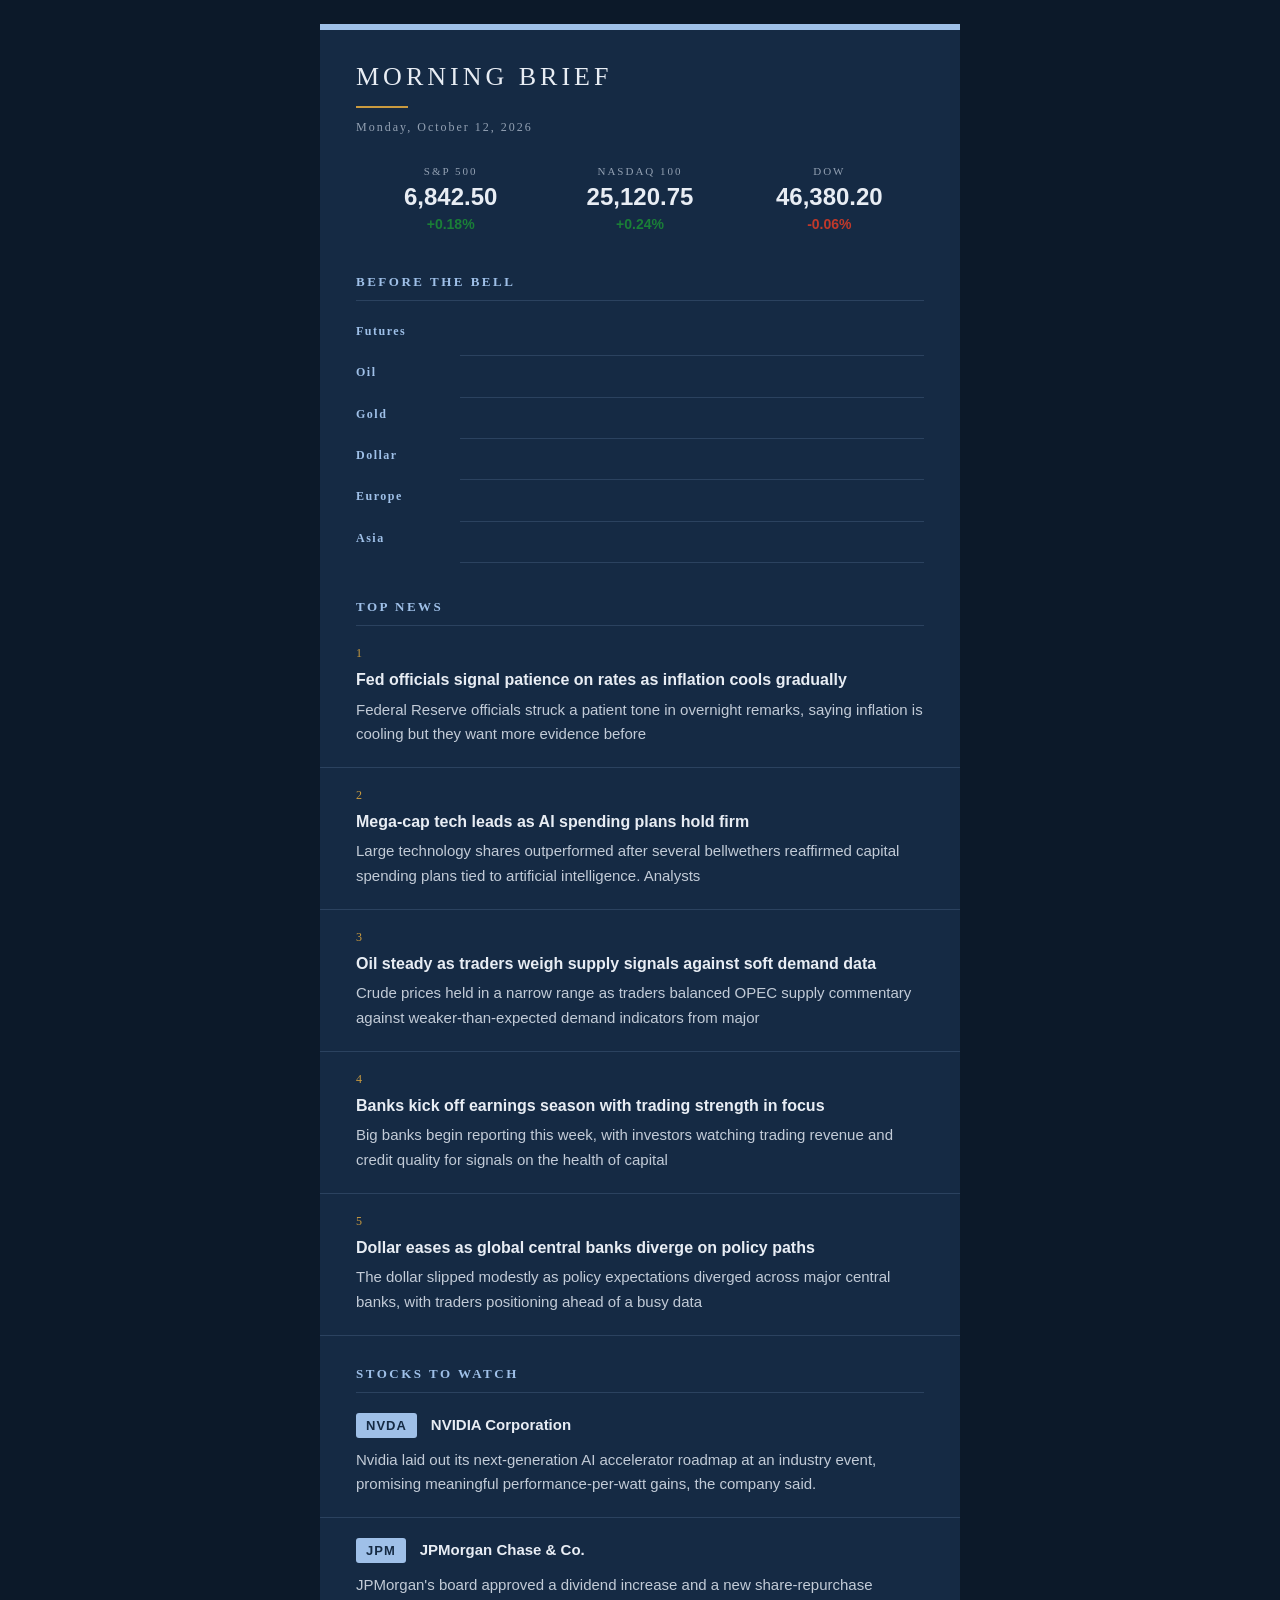
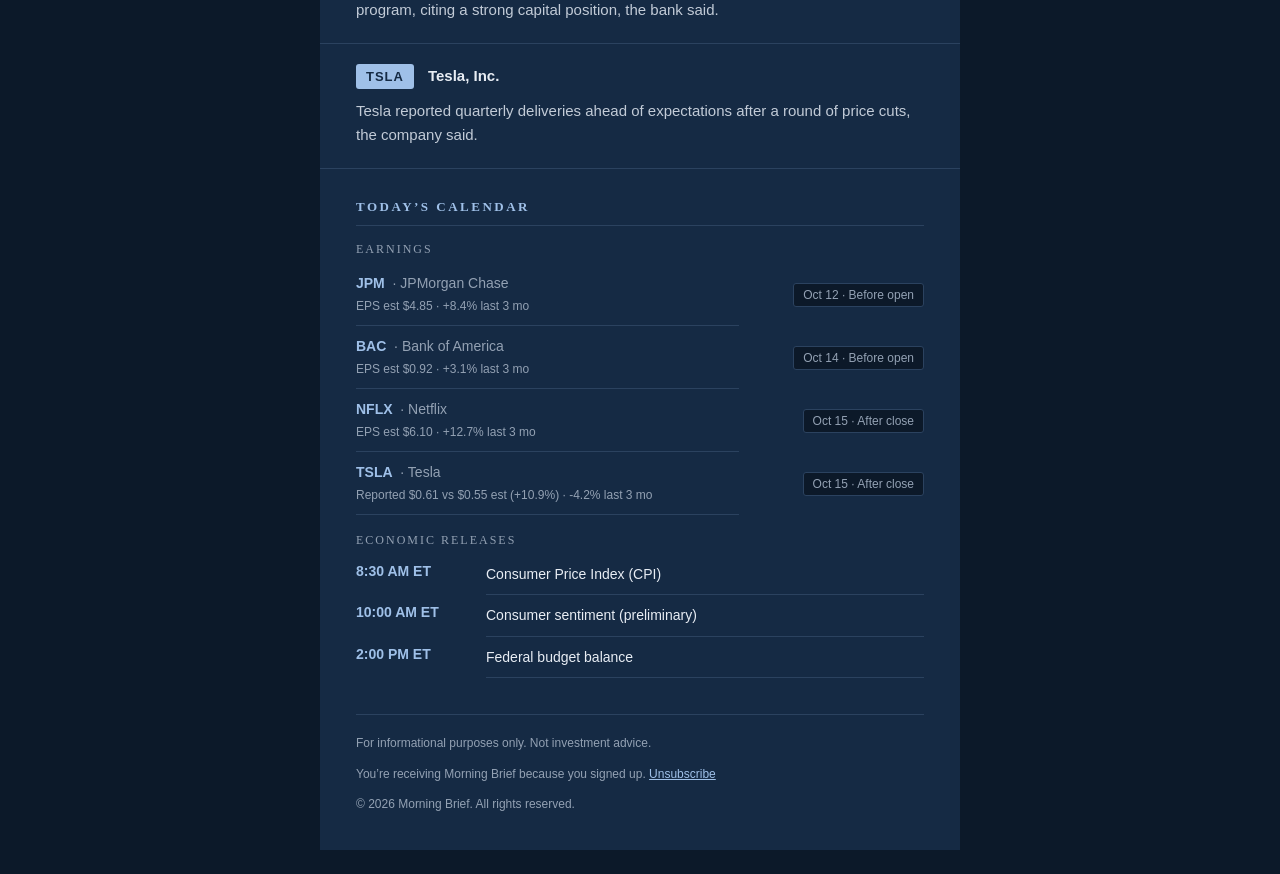
<file: email/sample-email-dark.html>
<!DOCTYPE html>
<html lang="en" xmlns="http://www.w3.org/1999/xhtml">
<head>
<!--
  SAMPLE RENDER of email/template.html — for design approval only.
  All content below is illustrative sample copy, not real market data.
  Generated by pipeline/render-sample.js — do not hand-edit.
-->
<meta charset="utf-8">
<meta name="viewport" content="width=device-width, initial-scale=1.0">
<meta http-equiv="X-UA-Compatible" content="IE=edge">
<meta name="color-scheme" content="light dark">
<meta name="supported-color-schemes" content="light dark">
<title>Morning Brief — Monday, October 12, 2026</title>

<style>
/* ---- mobile (<=480px) ---- */
@media only screen and (max-width: 480px) {
  .email-outer { padding: 12px 6px !important; }
  .email-pad   { padding-left: 24px !important; padding-right: 24px !important; }
  .wordmark    { font-size: 20px !important; letter-spacing: 3px !important; }
  .headline    { font-size: 17px !important; }
  .summary     { font-size: 14px !important; }
  .strip-level { font-size: 20px !important; }
  /* Stack the two-column tables: label becomes a small uppercase block
     above the value, full width. */
  .bb-label, .econ-time {
    display: block !important;
    width: 100% !important;
    padding: 9px 0 2px 0 !important;
    font-size: 11px !important;
    text-transform: uppercase !important;
    letter-spacing: 1.5px !important;
    white-space: normal !important;
  }
  .bb-text, .econ-event {
    display: block !important;
    width: 100% !important;
    padding: 0 0 9px 0 !important;
  }
}
/* ---- dark mode: real theme, same tokens as the server-side dark render ---- */
@media (prefers-color-scheme: dark) {
  body { background-color: #0c1929 !important; }
  .email-bg { background-color: #0c1929 !important; }
  .email-card { background-color: #152a44 !important; }
  .navy-strip { background-color: #2b425f !important; }
  .wordmark { color: #e8edf4 !important; }
  .gold-rule { background-color: #c99a3f !important; }
  .index-num { color: #c99a3f !important; }
  .section-title { color: #9fc0e8 !important; }
  .rule { background-color: #2b425f !important; }
  .hairline { border-bottom-color: #2b425f !important; }
  .headline { color: #e8edf4 !important; }
  .strip-level { color: #e8edf4 !important; }
  .body-text { color: #c2cbd7 !important; }
  .muted { color: #93a1b3 !important; }
  .ticker-badge { background-color: #2b425f !important; color: #e8edf4 !important; }
  .ticker-link { color: #9fc0e8 !important; }
  .bb-label { color: #9fc0e8 !important; }
  .bb-text { color: #e8edf4 !important; }
  .econ-time { color: #9fc0e8 !important; }
  .econ-event { color: #e8edf4 !important; }
  .time-badge { background-color: #0c1929 !important; border-color: #2b425f !important; color: #93a1b3 !important; }
  .footer-link { color: #9fc0e8 !important; }
}
/* Outlook.com dark mode fallback (data-ogsc is only present in dark mode) */
[data-ogsc] body, [data-ogsc] .email-bg { background-color: #0c1929 !important; }
[data-ogsc] .email-card { background-color: #152a44 !important; }
[data-ogsc] .navy-strip { background-color: #2b425f !important; }
[data-ogsc] .wordmark, [data-ogsc] .headline, [data-ogsc] .strip-level, [data-ogsc] .bb-text, [data-ogsc] .econ-event { color: #e8edf4 !important; }
[data-ogsc] .gold-rule { background-color: #c99a3f !important; }
[data-ogsc] .index-num { color: #c99a3f !important; }
[data-ogsc] .section-title, [data-ogsc] .bb-label, [data-ogsc] .econ-time, [data-ogsc] .ticker-link, [data-ogsc] .footer-link { color: #9fc0e8 !important; }
[data-ogsc] .rule { background-color: #2b425f !important; }
[data-ogsc] .hairline { border-bottom-color: #2b425f !important; }
[data-ogsc] .body-text { color: #c2cbd7 !important; }
[data-ogsc] .muted { color: #93a1b3 !important; }
[data-ogsc] .ticker-badge { background-color: #2b425f !important; color: #e8edf4 !important; }
[data-ogsc] .time-badge { background-color: #0c1929 !important; border-color: #2b425f !important; color: #93a1b3 !important; }
</style>
</head>
<body style="margin:0;padding:0;word-spacing:normal;background-color:#0c1929;">

<div style="display:none;font-size:1px;line-height:1px;max-height:0;max-width:0;opacity:0;overflow:hidden;mso-hide:all;">Good morning, Pat — here&#39;s what matters before the opening bell. Fed on hold, gold at a record, and bank earnings kick off this week.</div>

<table role="presentation" width="100%" cellpadding="0" cellspacing="0" border="0" class="email-bg" style="background-color:#0c1929;">
<tr>
<td class="email-outer" align="center" style="padding:24px 12px;">

<!--[if mso]>
<table role="presentation" width="640" cellpadding="0" cellspacing="0" border="0" align="center"><tr><td>
<![endif]-->
<div style="max-width:640px;margin:0 auto;">
<table role="presentation" width="100%" cellpadding="0" cellspacing="0" border="0" class="email-card" style="background-color:#152a44;">


<tr>
<td class="navy-strip" style="background-color:#9fc0e8;font-size:0;line-height:0;height:6px;">&nbsp;</td>
</tr>


<tr>
<td class="email-pad" style="padding:32px 36px 6px 36px;">
<div class="wordmark" style="font-family:Georgia,'Times New Roman',serif;font-size:26px;letter-spacing:4px;color:#e8edf4;font-weight:normal;">MORNING BRIEF</div>
<div class="gold-rule" style="width:52px;height:2px;background-color:#c99a3f;margin:14px 0 12px 0;font-size:0;line-height:0;">&nbsp;</div>
<div class="muted" style="font-family:Georgia,'Times New Roman',serif;font-size:12px;letter-spacing:2px;color:#93a1b3;">Monday, October 12, 2026</div>
</td>
</tr>



<tr>
<td class="email-pad" style="padding:18px 36px 6px 36px;">
<table role="presentation" width="100%" cellpadding="0" cellspacing="0" border="0">
<tr>

<td align="center" valign="top" width="33%" style="padding:6px 4px;">
<div class="muted" style="font-family:Georgia,'Times New Roman',serif;font-size:11px;letter-spacing:2px;color:#93a1b3;margin-bottom:6px;">S&amp;P 500</div>
<div class="strip-level" style="font-family:-apple-system,'Segoe UI',Roboto,Helvetica,Arial,sans-serif;font-size:24px;font-weight:700;color:#e8edf4;line-height:1.2;">6,842.50</div>
<div style="font-family:-apple-system,'Segoe UI',Roboto,Helvetica,Arial,sans-serif;font-size:14px;font-weight:700;color:#1a7f37;margin-top:4px;">+0.18%</div>
</td>

<td align="center" valign="top" width="33%" style="padding:6px 4px;">
<div class="muted" style="font-family:Georgia,'Times New Roman',serif;font-size:11px;letter-spacing:2px;color:#93a1b3;margin-bottom:6px;">NASDAQ 100</div>
<div class="strip-level" style="font-family:-apple-system,'Segoe UI',Roboto,Helvetica,Arial,sans-serif;font-size:24px;font-weight:700;color:#e8edf4;line-height:1.2;">25,120.75</div>
<div style="font-family:-apple-system,'Segoe UI',Roboto,Helvetica,Arial,sans-serif;font-size:14px;font-weight:700;color:#1a7f37;margin-top:4px;">+0.24%</div>
</td>

<td align="center" valign="top" width="33%" style="padding:6px 4px;">
<div class="muted" style="font-family:Georgia,'Times New Roman',serif;font-size:11px;letter-spacing:2px;color:#93a1b3;margin-bottom:6px;">DOW</div>
<div class="strip-level" style="font-family:-apple-system,'Segoe UI',Roboto,Helvetica,Arial,sans-serif;font-size:24px;font-weight:700;color:#e8edf4;line-height:1.2;">46,380.20</div>
<div style="font-family:-apple-system,'Segoe UI',Roboto,Helvetica,Arial,sans-serif;font-size:14px;font-weight:700;color:#c0392b;margin-top:4px;">-0.06%</div>
</td>

</tr>
</table>
</td>
</tr>



<tr>
<td class="email-pad" style="padding:30px 36px 0 36px;">
<div class="section-title" style="font-family:Georgia,'Times New Roman',serif;font-size:13px;letter-spacing:2.5px;color:#9fc0e8;font-weight:bold;">BEFORE THE BELL</div>
<div class="rule" style="height:1px;background-color:#2b425f;margin:10px 0 0 0;font-size:0;line-height:0;">&nbsp;</div>
</td>
</tr>
<tr>
<td class="email-pad" style="padding:14px 36px 6px 36px;">
<table role="presentation" width="100%" cellpadding="0" cellspacing="0" border="0">

<tr>
<td class="bb-label" valign="top" width="92" style="padding:9px 12px 9px 0;font-family:Georgia,'Times New Roman',serif;font-size:12px;letter-spacing:1.5px;color:#9fc0e8;font-weight:bold;white-space:nowrap;vertical-align:top;">Futures</td>
<td class="bb-text hairline" valign="top" style="padding:9px 0 9px 0;font-family:-apple-system,'Segoe UI',Roboto,Helvetica,Arial,sans-serif;font-size:14px;line-height:1.6;color:#e8edf4;vertical-align:top;border-bottom:1px solid #2b425f;"><span style="font-weight:700;"></span>&nbsp;<span style="font-weight:700;color:;"></span> <span class="muted" style="color:#93a1b3;"></span></td>
</tr>

<tr>
<td class="bb-label" valign="top" width="92" style="padding:9px 12px 9px 0;font-family:Georgia,'Times New Roman',serif;font-size:12px;letter-spacing:1.5px;color:#9fc0e8;font-weight:bold;white-space:nowrap;vertical-align:top;">Oil</td>
<td class="bb-text hairline" valign="top" style="padding:9px 0 9px 0;font-family:-apple-system,'Segoe UI',Roboto,Helvetica,Arial,sans-serif;font-size:14px;line-height:1.6;color:#e8edf4;vertical-align:top;border-bottom:1px solid #2b425f;"><span style="font-weight:700;"></span>&nbsp;<span style="font-weight:700;color:;"></span> <span class="muted" style="color:#93a1b3;"></span></td>
</tr>

<tr>
<td class="bb-label" valign="top" width="92" style="padding:9px 12px 9px 0;font-family:Georgia,'Times New Roman',serif;font-size:12px;letter-spacing:1.5px;color:#9fc0e8;font-weight:bold;white-space:nowrap;vertical-align:top;">Gold</td>
<td class="bb-text hairline" valign="top" style="padding:9px 0 9px 0;font-family:-apple-system,'Segoe UI',Roboto,Helvetica,Arial,sans-serif;font-size:14px;line-height:1.6;color:#e8edf4;vertical-align:top;border-bottom:1px solid #2b425f;"><span style="font-weight:700;"></span>&nbsp;<span style="font-weight:700;color:;"></span> <span class="muted" style="color:#93a1b3;"></span></td>
</tr>

<tr>
<td class="bb-label" valign="top" width="92" style="padding:9px 12px 9px 0;font-family:Georgia,'Times New Roman',serif;font-size:12px;letter-spacing:1.5px;color:#9fc0e8;font-weight:bold;white-space:nowrap;vertical-align:top;">Dollar</td>
<td class="bb-text hairline" valign="top" style="padding:9px 0 9px 0;font-family:-apple-system,'Segoe UI',Roboto,Helvetica,Arial,sans-serif;font-size:14px;line-height:1.6;color:#e8edf4;vertical-align:top;border-bottom:1px solid #2b425f;"><span style="font-weight:700;"></span>&nbsp;<span style="font-weight:700;color:;"></span> <span class="muted" style="color:#93a1b3;"></span></td>
</tr>

<tr>
<td class="bb-label" valign="top" width="92" style="padding:9px 12px 9px 0;font-family:Georgia,'Times New Roman',serif;font-size:12px;letter-spacing:1.5px;color:#9fc0e8;font-weight:bold;white-space:nowrap;vertical-align:top;">Europe</td>
<td class="bb-text hairline" valign="top" style="padding:9px 0 9px 0;font-family:-apple-system,'Segoe UI',Roboto,Helvetica,Arial,sans-serif;font-size:14px;line-height:1.6;color:#e8edf4;vertical-align:top;border-bottom:1px solid #2b425f;"><span style="font-weight:700;"></span>&nbsp;<span style="font-weight:700;color:;"></span> <span class="muted" style="color:#93a1b3;"></span></td>
</tr>

<tr>
<td class="bb-label" valign="top" width="92" style="padding:9px 12px 9px 0;font-family:Georgia,'Times New Roman',serif;font-size:12px;letter-spacing:1.5px;color:#9fc0e8;font-weight:bold;white-space:nowrap;vertical-align:top;">Asia</td>
<td class="bb-text hairline" valign="top" style="padding:9px 0 9px 0;font-family:-apple-system,'Segoe UI',Roboto,Helvetica,Arial,sans-serif;font-size:14px;line-height:1.6;color:#e8edf4;vertical-align:top;border-bottom:1px solid #2b425f;"><span style="font-weight:700;"></span>&nbsp;<span style="font-weight:700;color:;"></span> <span class="muted" style="color:#93a1b3;"></span></td>
</tr>

</table>
</td>
</tr>






<tr>
<td class="email-pad" style="padding:30px 36px 0 36px;">
<div class="section-title" style="font-family:Georgia,'Times New Roman',serif;font-size:13px;letter-spacing:2.5px;color:#9fc0e8;font-weight:bold;">TOP NEWS</div>
<div class="rule" style="height:1px;background-color:#2b425f;margin:10px 0 0 0;font-size:0;line-height:0;">&nbsp;</div>
</td>
</tr>

<tr>
<td class="email-pad hairline" style="padding:20px 36px 20px 36px;border-bottom:1px solid #2b425f;">
<div class="index-num" style="font-family:Georgia,'Times New Roman',serif;font-size:12px;letter-spacing:2px;color:#c99a3f;margin-bottom:8px;">1</div>
<div class="headline" style="font-family:-apple-system,'Segoe UI',Roboto,Helvetica,Arial,sans-serif;font-size:16px;font-weight:700;line-height:1.4;color:#e8edf4;margin-bottom:6px;">Fed officials signal patience on rates as inflation cools gradually</div>
<div class="summary body-text" style="font-family:-apple-system,'Segoe UI',Roboto,Helvetica,Arial,sans-serif;font-size:15px;line-height:1.65;color:#c2cbd7;">Federal Reserve officials struck a patient tone in overnight remarks, saying inflation is cooling but they want more evidence before</div>
</td>
</tr>

<tr>
<td class="email-pad hairline" style="padding:20px 36px 20px 36px;border-bottom:1px solid #2b425f;">
<div class="index-num" style="font-family:Georgia,'Times New Roman',serif;font-size:12px;letter-spacing:2px;color:#c99a3f;margin-bottom:8px;">2</div>
<div class="headline" style="font-family:-apple-system,'Segoe UI',Roboto,Helvetica,Arial,sans-serif;font-size:16px;font-weight:700;line-height:1.4;color:#e8edf4;margin-bottom:6px;">Mega-cap tech leads as AI spending plans hold firm</div>
<div class="summary body-text" style="font-family:-apple-system,'Segoe UI',Roboto,Helvetica,Arial,sans-serif;font-size:15px;line-height:1.65;color:#c2cbd7;">Large technology shares outperformed after several bellwethers reaffirmed capital spending plans tied to artificial intelligence. Analysts</div>
</td>
</tr>

<tr>
<td class="email-pad hairline" style="padding:20px 36px 20px 36px;border-bottom:1px solid #2b425f;">
<div class="index-num" style="font-family:Georgia,'Times New Roman',serif;font-size:12px;letter-spacing:2px;color:#c99a3f;margin-bottom:8px;">3</div>
<div class="headline" style="font-family:-apple-system,'Segoe UI',Roboto,Helvetica,Arial,sans-serif;font-size:16px;font-weight:700;line-height:1.4;color:#e8edf4;margin-bottom:6px;">Oil steady as traders weigh supply signals against soft demand data</div>
<div class="summary body-text" style="font-family:-apple-system,'Segoe UI',Roboto,Helvetica,Arial,sans-serif;font-size:15px;line-height:1.65;color:#c2cbd7;">Crude prices held in a narrow range as traders balanced OPEC supply commentary against weaker-than-expected demand indicators from major</div>
</td>
</tr>

<tr>
<td class="email-pad hairline" style="padding:20px 36px 20px 36px;border-bottom:1px solid #2b425f;">
<div class="index-num" style="font-family:Georgia,'Times New Roman',serif;font-size:12px;letter-spacing:2px;color:#c99a3f;margin-bottom:8px;">4</div>
<div class="headline" style="font-family:-apple-system,'Segoe UI',Roboto,Helvetica,Arial,sans-serif;font-size:16px;font-weight:700;line-height:1.4;color:#e8edf4;margin-bottom:6px;">Banks kick off earnings season with trading strength in focus</div>
<div class="summary body-text" style="font-family:-apple-system,'Segoe UI',Roboto,Helvetica,Arial,sans-serif;font-size:15px;line-height:1.65;color:#c2cbd7;">Big banks begin reporting this week, with investors watching trading revenue and credit quality for signals on the health of capital</div>
</td>
</tr>

<tr>
<td class="email-pad hairline" style="padding:20px 36px 20px 36px;border-bottom:1px solid #2b425f;">
<div class="index-num" style="font-family:Georgia,'Times New Roman',serif;font-size:12px;letter-spacing:2px;color:#c99a3f;margin-bottom:8px;">5</div>
<div class="headline" style="font-family:-apple-system,'Segoe UI',Roboto,Helvetica,Arial,sans-serif;font-size:16px;font-weight:700;line-height:1.4;color:#e8edf4;margin-bottom:6px;">Dollar eases as global central banks diverge on policy paths</div>
<div class="summary body-text" style="font-family:-apple-system,'Segoe UI',Roboto,Helvetica,Arial,sans-serif;font-size:15px;line-height:1.65;color:#c2cbd7;">The dollar slipped modestly as policy expectations diverged across major central banks, with traders positioning ahead of a busy data</div>
</td>
</tr>




<tr>
<td class="email-pad" style="padding:30px 36px 0 36px;">
<div class="section-title" style="font-family:Georgia,'Times New Roman',serif;font-size:13px;letter-spacing:2.5px;color:#9fc0e8;font-weight:bold;">STOCKS TO WATCH</div>
<div class="rule" style="height:1px;background-color:#2b425f;margin:10px 0 0 0;font-size:0;line-height:0;">&nbsp;</div>
</td>
</tr>

<tr>
<td class="email-pad hairline" style="padding:20px 36px 20px 36px;border-bottom:1px solid #2b425f;">
<div style="margin-bottom:10px;">
<span class="ticker-badge" style="display:inline-block;background-color:#9fc0e8;color:#152a44;font-family:-apple-system,'Segoe UI',Roboto,Helvetica,Arial,sans-serif;font-size:13px;font-weight:700;letter-spacing:1px;padding:5px 10px;border-radius:3px;">NVDA</span>
<span style="font-family:-apple-system,'Segoe UI',Roboto,Helvetica,Arial,sans-serif;font-size:15px;font-weight:700;color:#e8edf4;margin-left:10px;">NVIDIA Corporation</span>
</div>
<div class="body-text" style="font-family:-apple-system,'Segoe UI',Roboto,Helvetica,Arial,sans-serif;font-size:15px;line-height:1.65;color:#c2cbd7;">Nvidia laid out its next-generation AI accelerator roadmap at an industry event, promising meaningful performance-per-watt gains, the company said.</div>
</td>
</tr>

<tr>
<td class="email-pad hairline" style="padding:20px 36px 20px 36px;border-bottom:1px solid #2b425f;">
<div style="margin-bottom:10px;">
<span class="ticker-badge" style="display:inline-block;background-color:#9fc0e8;color:#152a44;font-family:-apple-system,'Segoe UI',Roboto,Helvetica,Arial,sans-serif;font-size:13px;font-weight:700;letter-spacing:1px;padding:5px 10px;border-radius:3px;">JPM</span>
<span style="font-family:-apple-system,'Segoe UI',Roboto,Helvetica,Arial,sans-serif;font-size:15px;font-weight:700;color:#e8edf4;margin-left:10px;">JPMorgan Chase &amp; Co.</span>
</div>
<div class="body-text" style="font-family:-apple-system,'Segoe UI',Roboto,Helvetica,Arial,sans-serif;font-size:15px;line-height:1.65;color:#c2cbd7;">JPMorgan&#39;s board approved a dividend increase and a new share-repurchase program, citing a strong capital position, the bank said.</div>
</td>
</tr>

<tr>
<td class="email-pad hairline" style="padding:20px 36px 20px 36px;border-bottom:1px solid #2b425f;">
<div style="margin-bottom:10px;">
<span class="ticker-badge" style="display:inline-block;background-color:#9fc0e8;color:#152a44;font-family:-apple-system,'Segoe UI',Roboto,Helvetica,Arial,sans-serif;font-size:13px;font-weight:700;letter-spacing:1px;padding:5px 10px;border-radius:3px;">TSLA</span>
<span style="font-family:-apple-system,'Segoe UI',Roboto,Helvetica,Arial,sans-serif;font-size:15px;font-weight:700;color:#e8edf4;margin-left:10px;">Tesla, Inc.</span>
</div>
<div class="body-text" style="font-family:-apple-system,'Segoe UI',Roboto,Helvetica,Arial,sans-serif;font-size:15px;line-height:1.65;color:#c2cbd7;">Tesla reported quarterly deliveries ahead of expectations after a round of price cuts, the company said.</div>
</td>
</tr>




<tr>
<td class="email-pad" style="padding:30px 36px 0 36px;">
<div class="section-title" style="font-family:Georgia,'Times New Roman',serif;font-size:13px;letter-spacing:2.5px;color:#9fc0e8;font-weight:bold;">TODAY&rsquo;S CALENDAR</div>
<div class="rule" style="height:1px;background-color:#2b425f;margin:10px 0 0 0;font-size:0;line-height:0;">&nbsp;</div>
</td>
</tr>
<tr>
<td class="email-pad" style="padding:16px 36px 4px 36px;">
<div class="muted" style="font-family:Georgia,'Times New Roman',serif;font-size:12px;letter-spacing:2px;color:#93a1b3;margin-bottom:6px;">EARNINGS</div>
<table role="presentation" width="100%" cellpadding="0" cellspacing="0" border="0">

<tr>
<td class="hairline" valign="middle" style="padding:10px 0;border-bottom:1px solid #2b425f;font-family:-apple-system,'Segoe UI',Roboto,Helvetica,Arial,sans-serif;font-size:14px;line-height:1.5;color:#e8edf4;">
<a class="ticker-link" href="https://www.sec.gov/cgi-bin/browse-edgar?action=getcompany&amp;CIK=0000019617&amp;type=&amp;dateb=&amp;owner=include&amp;count=40" style="font-weight:700;color:#9fc0e8;text-decoration:none;">JPM</a>
<span class="muted" style="color:#93a1b3;">&nbsp;&middot;&nbsp;JPMorgan Chase</span>
<div class="muted" style="font-size:12px;color:#93a1b3;margin-top:3px;">EPS est $4.85 · +8.4% last 3 mo</div>
</td>
<td valign="middle" align="right" style="padding:10px 0 10px 12px;white-space:nowrap;">
<span class="time-badge" style="display:inline-block;background-color:#0c1929;border:1px solid #2b425f;border-radius:3px;font-family:-apple-system,'Segoe UI',Roboto,Helvetica,Arial,sans-serif;font-size:12px;color:#93a1b3;padding:4px 9px;">Oct 12 · Before open</span>
</td>
</tr>

<tr>
<td class="hairline" valign="middle" style="padding:10px 0;border-bottom:1px solid #2b425f;font-family:-apple-system,'Segoe UI',Roboto,Helvetica,Arial,sans-serif;font-size:14px;line-height:1.5;color:#e8edf4;">
<a class="ticker-link" href="https://www.sec.gov/cgi-bin/browse-edgar?action=getcompany&amp;CIK=0000070858&amp;type=&amp;dateb=&amp;owner=include&amp;count=40" style="font-weight:700;color:#9fc0e8;text-decoration:none;">BAC</a>
<span class="muted" style="color:#93a1b3;">&nbsp;&middot;&nbsp;Bank of America</span>
<div class="muted" style="font-size:12px;color:#93a1b3;margin-top:3px;">EPS est $0.92 · +3.1% last 3 mo</div>
</td>
<td valign="middle" align="right" style="padding:10px 0 10px 12px;white-space:nowrap;">
<span class="time-badge" style="display:inline-block;background-color:#0c1929;border:1px solid #2b425f;border-radius:3px;font-family:-apple-system,'Segoe UI',Roboto,Helvetica,Arial,sans-serif;font-size:12px;color:#93a1b3;padding:4px 9px;">Oct 14 · Before open</span>
</td>
</tr>

<tr>
<td class="hairline" valign="middle" style="padding:10px 0;border-bottom:1px solid #2b425f;font-family:-apple-system,'Segoe UI',Roboto,Helvetica,Arial,sans-serif;font-size:14px;line-height:1.5;color:#e8edf4;">
<a class="ticker-link" href="https://www.sec.gov/cgi-bin/browse-edgar?action=getcompany&amp;CIK=0001065280&amp;type=&amp;dateb=&amp;owner=include&amp;count=40" style="font-weight:700;color:#9fc0e8;text-decoration:none;">NFLX</a>
<span class="muted" style="color:#93a1b3;">&nbsp;&middot;&nbsp;Netflix</span>
<div class="muted" style="font-size:12px;color:#93a1b3;margin-top:3px;">EPS est $6.10 · +12.7% last 3 mo</div>
</td>
<td valign="middle" align="right" style="padding:10px 0 10px 12px;white-space:nowrap;">
<span class="time-badge" style="display:inline-block;background-color:#0c1929;border:1px solid #2b425f;border-radius:3px;font-family:-apple-system,'Segoe UI',Roboto,Helvetica,Arial,sans-serif;font-size:12px;color:#93a1b3;padding:4px 9px;">Oct 15 · After close</span>
</td>
</tr>

<tr>
<td class="hairline" valign="middle" style="padding:10px 0;border-bottom:1px solid #2b425f;font-family:-apple-system,'Segoe UI',Roboto,Helvetica,Arial,sans-serif;font-size:14px;line-height:1.5;color:#e8edf4;">
<a class="ticker-link" href="https://www.sec.gov/cgi-bin/browse-edgar?action=getcompany&amp;CIK=0001318605&amp;type=&amp;dateb=&amp;owner=include&amp;count=40" style="font-weight:700;color:#9fc0e8;text-decoration:none;">TSLA</a>
<span class="muted" style="color:#93a1b3;">&nbsp;&middot;&nbsp;Tesla</span>
<div class="muted" style="font-size:12px;color:#93a1b3;margin-top:3px;">Reported $0.61 vs $0.55 est (+10.9%) · -4.2% last 3 mo</div>
</td>
<td valign="middle" align="right" style="padding:10px 0 10px 12px;white-space:nowrap;">
<span class="time-badge" style="display:inline-block;background-color:#0c1929;border:1px solid #2b425f;border-radius:3px;font-family:-apple-system,'Segoe UI',Roboto,Helvetica,Arial,sans-serif;font-size:12px;color:#93a1b3;padding:4px 9px;">Oct 15 · After close</span>
</td>
</tr>

</table>
</td>
</tr>
<tr>
<td class="email-pad" style="padding:14px 36px 10px 36px;">
<div class="muted" style="font-family:Georgia,'Times New Roman',serif;font-size:12px;letter-spacing:2px;color:#93a1b3;margin-bottom:6px;">ECONOMIC RELEASES</div>
<table role="presentation" width="100%" cellpadding="0" cellspacing="0" border="0">

<tr>
<td class="econ-time" valign="top" width="118" style="padding:9px 12px 9px 0;font-family:-apple-system,'Segoe UI',Roboto,Helvetica,Arial,sans-serif;font-size:14px;font-weight:700;color:#9fc0e8;white-space:nowrap;vertical-align:top;">8:30 AM ET</td>
<td class="econ-event hairline" valign="top" style="padding:9px 0;font-family:-apple-system,'Segoe UI',Roboto,Helvetica,Arial,sans-serif;font-size:14px;line-height:1.6;color:#e8edf4;vertical-align:top;border-bottom:1px solid #2b425f;">Consumer Price Index (CPI)</td>
</tr>

<tr>
<td class="econ-time" valign="top" width="118" style="padding:9px 12px 9px 0;font-family:-apple-system,'Segoe UI',Roboto,Helvetica,Arial,sans-serif;font-size:14px;font-weight:700;color:#9fc0e8;white-space:nowrap;vertical-align:top;">10:00 AM ET</td>
<td class="econ-event hairline" valign="top" style="padding:9px 0;font-family:-apple-system,'Segoe UI',Roboto,Helvetica,Arial,sans-serif;font-size:14px;line-height:1.6;color:#e8edf4;vertical-align:top;border-bottom:1px solid #2b425f;">Consumer sentiment (preliminary)</td>
</tr>

<tr>
<td class="econ-time" valign="top" width="118" style="padding:9px 12px 9px 0;font-family:-apple-system,'Segoe UI',Roboto,Helvetica,Arial,sans-serif;font-size:14px;font-weight:700;color:#9fc0e8;white-space:nowrap;vertical-align:top;">2:00 PM ET</td>
<td class="econ-event hairline" valign="top" style="padding:9px 0;font-family:-apple-system,'Segoe UI',Roboto,Helvetica,Arial,sans-serif;font-size:14px;line-height:1.6;color:#e8edf4;vertical-align:top;border-bottom:1px solid #2b425f;">Federal budget balance</td>
</tr>

</table>
</td>
</tr>


<tr>
<td class="email-pad" style="padding:26px 36px 36px 36px;">
<div class="rule" style="height:1px;background-color:#2b425f;margin:0 0 18px 0;font-size:0;line-height:0;">&nbsp;</div>
<div class="muted" style="font-family:-apple-system,'Segoe UI',Roboto,Helvetica,Arial,sans-serif;font-size:12px;line-height:1.7;color:#93a1b3;margin-bottom:10px;">For informational purposes only. Not investment advice.</div>
<div class="muted" style="font-family:-apple-system,'Segoe UI',Roboto,Helvetica,Arial,sans-serif;font-size:12px;line-height:1.7;color:#93a1b3;margin-bottom:10px;">You&rsquo;re receiving Morning Brief because you signed up. <a class="footer-link" href="#" style="color:#9fc0e8;text-decoration:underline;">Unsubscribe</a></div>
<div class="muted" style="font-family:-apple-system,'Segoe UI',Roboto,Helvetica,Arial,sans-serif;font-size:12px;line-height:1.7;color:#93a1b3;">&copy; 2026 Morning Brief. All rights reserved.</div>
</td>
</tr>

</table>
</div>
<!--[if mso]>
</td></tr></table>
<![endif]-->

</td>
</tr>
</table>
</body>
</html>
</file>
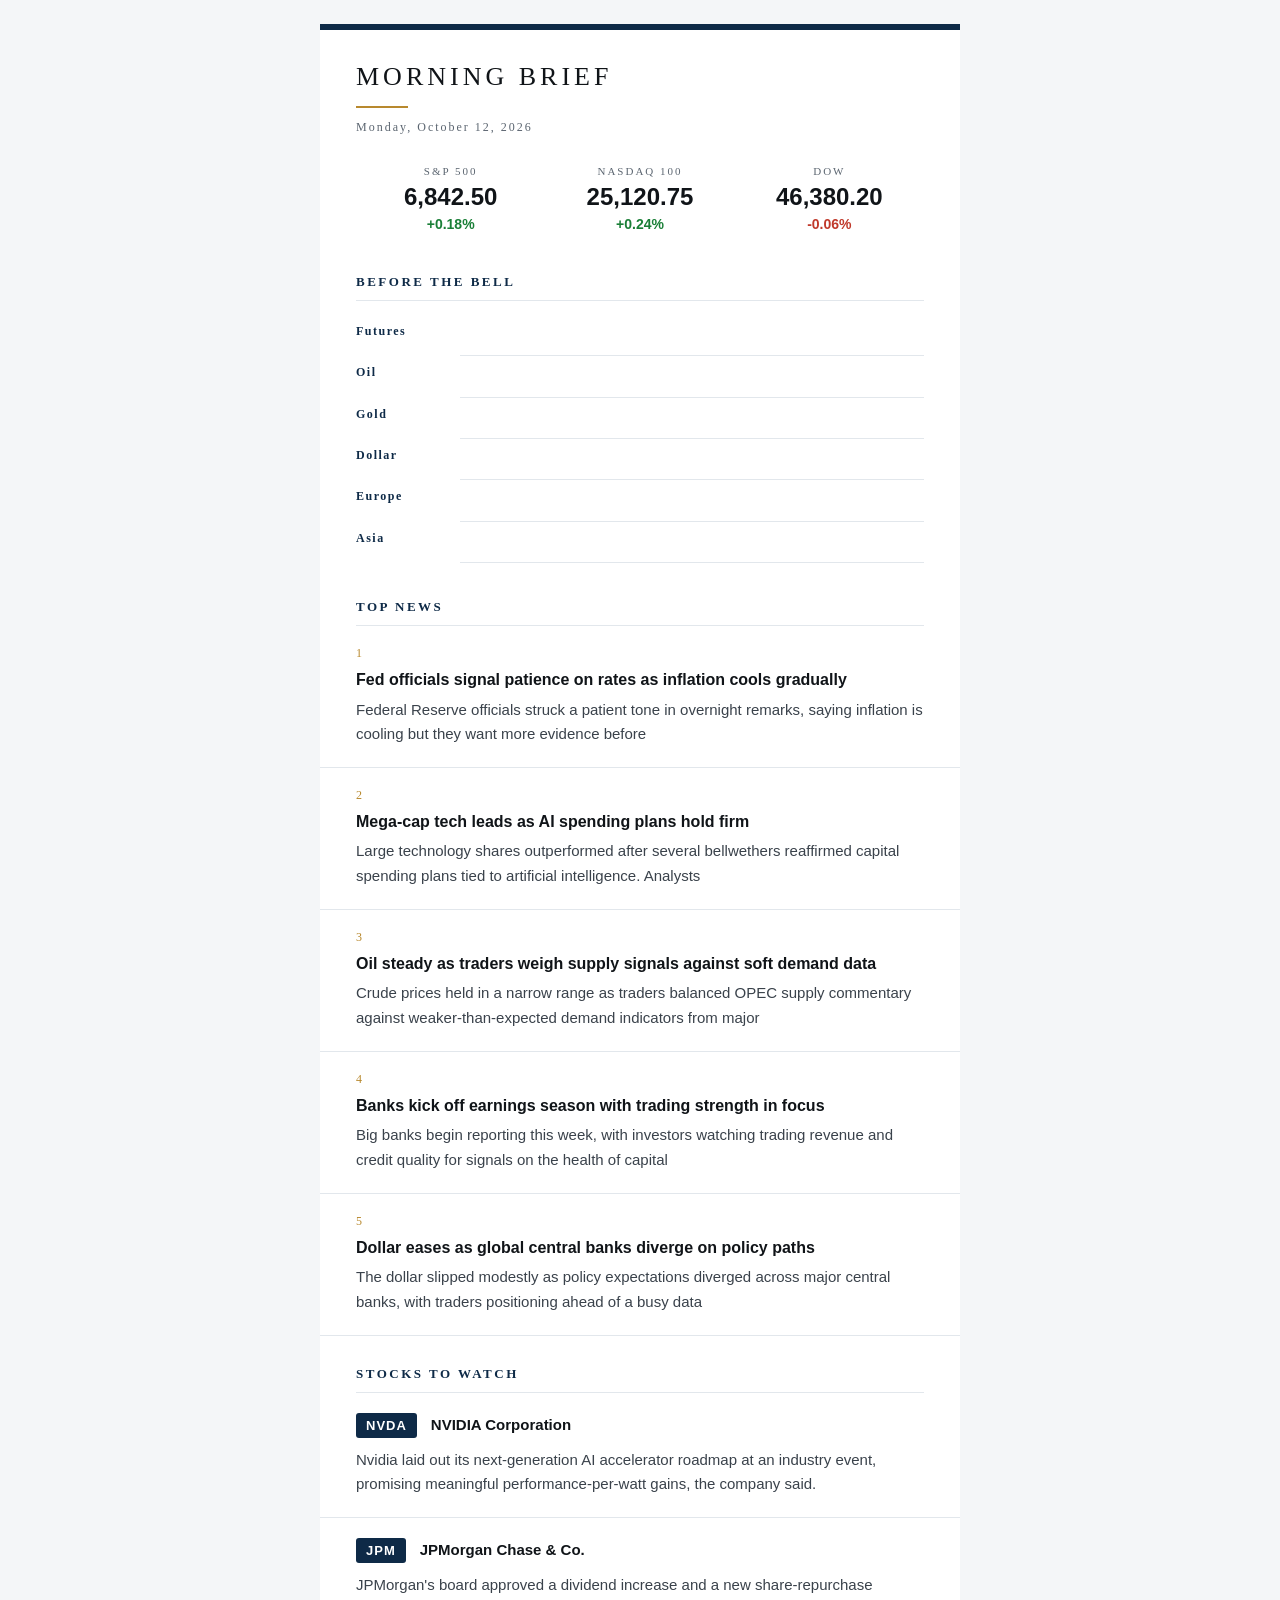
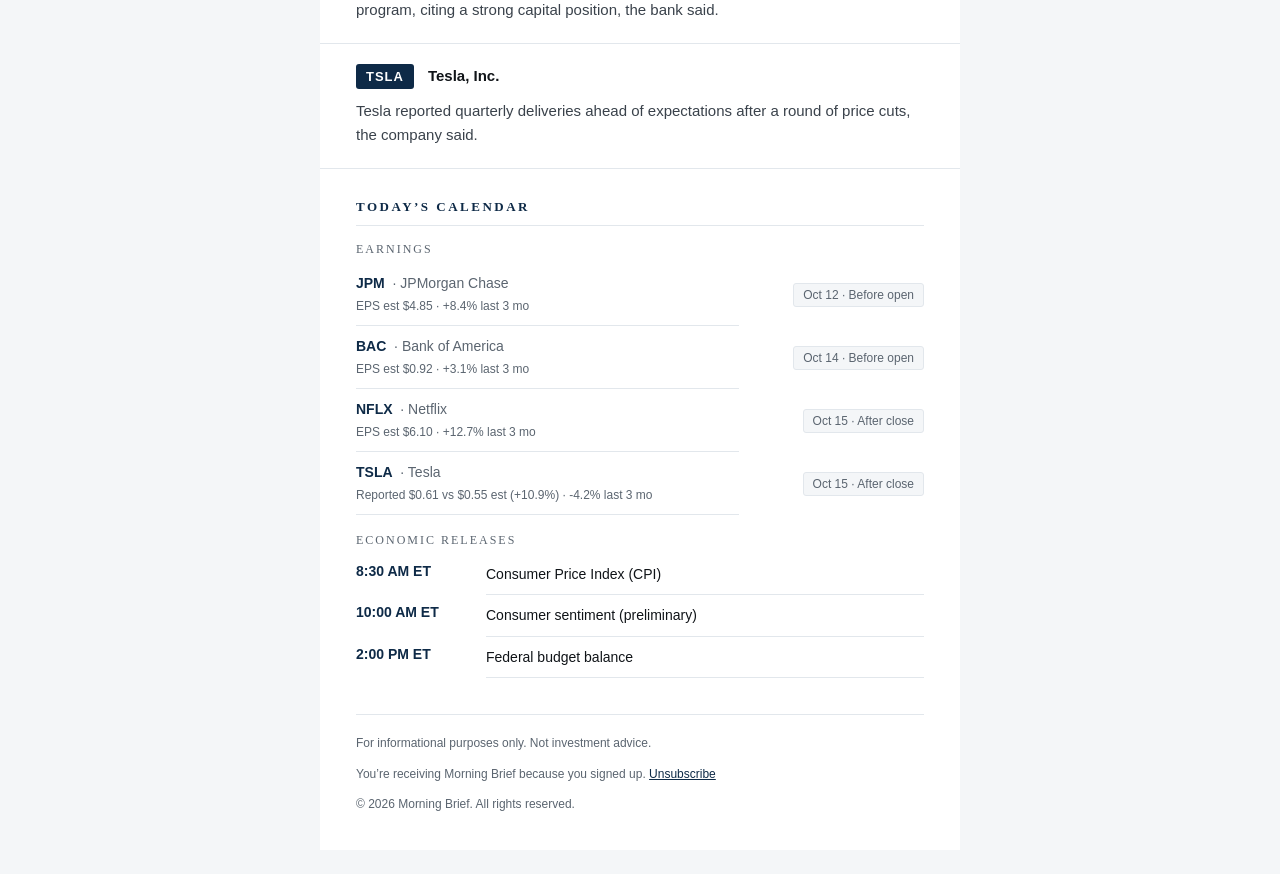
<file: email/sample-email.html>
<!DOCTYPE html>
<html lang="en" xmlns="http://www.w3.org/1999/xhtml">
<head>
<!--
  SAMPLE RENDER of email/template.html — for design approval only.
  All content below is illustrative sample copy, not real market data.
  Generated by pipeline/render-sample.js — do not hand-edit.
-->
<meta charset="utf-8">
<meta name="viewport" content="width=device-width, initial-scale=1.0">
<meta http-equiv="X-UA-Compatible" content="IE=edge">
<meta name="color-scheme" content="light dark">
<meta name="supported-color-schemes" content="light dark">
<title>Morning Brief — Monday, October 12, 2026</title>

<style>
/* ---- mobile (<=480px) ---- */
@media only screen and (max-width: 480px) {
  .email-outer { padding: 12px 6px !important; }
  .email-pad   { padding-left: 24px !important; padding-right: 24px !important; }
  .wordmark    { font-size: 20px !important; letter-spacing: 3px !important; }
  .headline    { font-size: 17px !important; }
  .summary     { font-size: 14px !important; }
  .strip-level { font-size: 20px !important; }
  /* Stack the two-column tables: label becomes a small uppercase block
     above the value, full width. */
  .bb-label, .econ-time {
    display: block !important;
    width: 100% !important;
    padding: 9px 0 2px 0 !important;
    font-size: 11px !important;
    text-transform: uppercase !important;
    letter-spacing: 1.5px !important;
    white-space: normal !important;
  }
  .bb-text, .econ-event {
    display: block !important;
    width: 100% !important;
    padding: 0 0 9px 0 !important;
  }
}
/* ---- dark mode: real theme, same tokens as the server-side dark render ---- */
@media (prefers-color-scheme: dark) {
  body { background-color: #0c1929 !important; }
  .email-bg { background-color: #0c1929 !important; }
  .email-card { background-color: #152a44 !important; }
  .navy-strip { background-color: #2b425f !important; }
  .wordmark { color: #e8edf4 !important; }
  .gold-rule { background-color: #c99a3f !important; }
  .index-num { color: #c99a3f !important; }
  .section-title { color: #9fc0e8 !important; }
  .rule { background-color: #2b425f !important; }
  .hairline { border-bottom-color: #2b425f !important; }
  .headline { color: #e8edf4 !important; }
  .strip-level { color: #e8edf4 !important; }
  .body-text { color: #c2cbd7 !important; }
  .muted { color: #93a1b3 !important; }
  .ticker-badge { background-color: #2b425f !important; color: #e8edf4 !important; }
  .ticker-link { color: #9fc0e8 !important; }
  .bb-label { color: #9fc0e8 !important; }
  .bb-text { color: #e8edf4 !important; }
  .econ-time { color: #9fc0e8 !important; }
  .econ-event { color: #e8edf4 !important; }
  .time-badge { background-color: #0c1929 !important; border-color: #2b425f !important; color: #93a1b3 !important; }
  .footer-link { color: #9fc0e8 !important; }
}
/* Outlook.com dark mode fallback (data-ogsc is only present in dark mode) */
[data-ogsc] body, [data-ogsc] .email-bg { background-color: #0c1929 !important; }
[data-ogsc] .email-card { background-color: #152a44 !important; }
[data-ogsc] .navy-strip { background-color: #2b425f !important; }
[data-ogsc] .wordmark, [data-ogsc] .headline, [data-ogsc] .strip-level, [data-ogsc] .bb-text, [data-ogsc] .econ-event { color: #e8edf4 !important; }
[data-ogsc] .gold-rule { background-color: #c99a3f !important; }
[data-ogsc] .index-num { color: #c99a3f !important; }
[data-ogsc] .section-title, [data-ogsc] .bb-label, [data-ogsc] .econ-time, [data-ogsc] .ticker-link, [data-ogsc] .footer-link { color: #9fc0e8 !important; }
[data-ogsc] .rule { background-color: #2b425f !important; }
[data-ogsc] .hairline { border-bottom-color: #2b425f !important; }
[data-ogsc] .body-text { color: #c2cbd7 !important; }
[data-ogsc] .muted { color: #93a1b3 !important; }
[data-ogsc] .ticker-badge { background-color: #2b425f !important; color: #e8edf4 !important; }
[data-ogsc] .time-badge { background-color: #0c1929 !important; border-color: #2b425f !important; color: #93a1b3 !important; }
</style>
</head>
<body style="margin:0;padding:0;word-spacing:normal;background-color:#f4f6f8;">

<div style="display:none;font-size:1px;line-height:1px;max-height:0;max-width:0;opacity:0;overflow:hidden;mso-hide:all;">Good morning, Pat — here&#39;s what matters before the opening bell. Fed on hold, gold at a record, and bank earnings kick off this week.</div>

<table role="presentation" width="100%" cellpadding="0" cellspacing="0" border="0" class="email-bg" style="background-color:#f4f6f8;">
<tr>
<td class="email-outer" align="center" style="padding:24px 12px;">

<!--[if mso]>
<table role="presentation" width="640" cellpadding="0" cellspacing="0" border="0" align="center"><tr><td>
<![endif]-->
<div style="max-width:640px;margin:0 auto;">
<table role="presentation" width="100%" cellpadding="0" cellspacing="0" border="0" class="email-card" style="background-color:#ffffff;">


<tr>
<td class="navy-strip" style="background-color:#0e2a47;font-size:0;line-height:0;height:6px;">&nbsp;</td>
</tr>


<tr>
<td class="email-pad" style="padding:32px 36px 6px 36px;">
<div class="wordmark" style="font-family:Georgia,'Times New Roman',serif;font-size:26px;letter-spacing:4px;color:#101418;font-weight:normal;">MORNING BRIEF</div>
<div class="gold-rule" style="width:52px;height:2px;background-color:#b8892e;margin:14px 0 12px 0;font-size:0;line-height:0;">&nbsp;</div>
<div class="muted" style="font-family:Georgia,'Times New Roman',serif;font-size:12px;letter-spacing:2px;color:#5b6570;">Monday, October 12, 2026</div>
</td>
</tr>



<tr>
<td class="email-pad" style="padding:18px 36px 6px 36px;">
<table role="presentation" width="100%" cellpadding="0" cellspacing="0" border="0">
<tr>

<td align="center" valign="top" width="33%" style="padding:6px 4px;">
<div class="muted" style="font-family:Georgia,'Times New Roman',serif;font-size:11px;letter-spacing:2px;color:#5b6570;margin-bottom:6px;">S&amp;P 500</div>
<div class="strip-level" style="font-family:-apple-system,'Segoe UI',Roboto,Helvetica,Arial,sans-serif;font-size:24px;font-weight:700;color:#101418;line-height:1.2;">6,842.50</div>
<div style="font-family:-apple-system,'Segoe UI',Roboto,Helvetica,Arial,sans-serif;font-size:14px;font-weight:700;color:#1a7f37;margin-top:4px;">+0.18%</div>
</td>

<td align="center" valign="top" width="33%" style="padding:6px 4px;">
<div class="muted" style="font-family:Georgia,'Times New Roman',serif;font-size:11px;letter-spacing:2px;color:#5b6570;margin-bottom:6px;">NASDAQ 100</div>
<div class="strip-level" style="font-family:-apple-system,'Segoe UI',Roboto,Helvetica,Arial,sans-serif;font-size:24px;font-weight:700;color:#101418;line-height:1.2;">25,120.75</div>
<div style="font-family:-apple-system,'Segoe UI',Roboto,Helvetica,Arial,sans-serif;font-size:14px;font-weight:700;color:#1a7f37;margin-top:4px;">+0.24%</div>
</td>

<td align="center" valign="top" width="33%" style="padding:6px 4px;">
<div class="muted" style="font-family:Georgia,'Times New Roman',serif;font-size:11px;letter-spacing:2px;color:#5b6570;margin-bottom:6px;">DOW</div>
<div class="strip-level" style="font-family:-apple-system,'Segoe UI',Roboto,Helvetica,Arial,sans-serif;font-size:24px;font-weight:700;color:#101418;line-height:1.2;">46,380.20</div>
<div style="font-family:-apple-system,'Segoe UI',Roboto,Helvetica,Arial,sans-serif;font-size:14px;font-weight:700;color:#c0392b;margin-top:4px;">-0.06%</div>
</td>

</tr>
</table>
</td>
</tr>



<tr>
<td class="email-pad" style="padding:30px 36px 0 36px;">
<div class="section-title" style="font-family:Georgia,'Times New Roman',serif;font-size:13px;letter-spacing:2.5px;color:#0e2a47;font-weight:bold;">BEFORE THE BELL</div>
<div class="rule" style="height:1px;background-color:#e2e7ec;margin:10px 0 0 0;font-size:0;line-height:0;">&nbsp;</div>
</td>
</tr>
<tr>
<td class="email-pad" style="padding:14px 36px 6px 36px;">
<table role="presentation" width="100%" cellpadding="0" cellspacing="0" border="0">

<tr>
<td class="bb-label" valign="top" width="92" style="padding:9px 12px 9px 0;font-family:Georgia,'Times New Roman',serif;font-size:12px;letter-spacing:1.5px;color:#0e2a47;font-weight:bold;white-space:nowrap;vertical-align:top;">Futures</td>
<td class="bb-text hairline" valign="top" style="padding:9px 0 9px 0;font-family:-apple-system,'Segoe UI',Roboto,Helvetica,Arial,sans-serif;font-size:14px;line-height:1.6;color:#101418;vertical-align:top;border-bottom:1px solid #e2e7ec;"><span style="font-weight:700;"></span>&nbsp;<span style="font-weight:700;color:;"></span> <span class="muted" style="color:#5b6570;"></span></td>
</tr>

<tr>
<td class="bb-label" valign="top" width="92" style="padding:9px 12px 9px 0;font-family:Georgia,'Times New Roman',serif;font-size:12px;letter-spacing:1.5px;color:#0e2a47;font-weight:bold;white-space:nowrap;vertical-align:top;">Oil</td>
<td class="bb-text hairline" valign="top" style="padding:9px 0 9px 0;font-family:-apple-system,'Segoe UI',Roboto,Helvetica,Arial,sans-serif;font-size:14px;line-height:1.6;color:#101418;vertical-align:top;border-bottom:1px solid #e2e7ec;"><span style="font-weight:700;"></span>&nbsp;<span style="font-weight:700;color:;"></span> <span class="muted" style="color:#5b6570;"></span></td>
</tr>

<tr>
<td class="bb-label" valign="top" width="92" style="padding:9px 12px 9px 0;font-family:Georgia,'Times New Roman',serif;font-size:12px;letter-spacing:1.5px;color:#0e2a47;font-weight:bold;white-space:nowrap;vertical-align:top;">Gold</td>
<td class="bb-text hairline" valign="top" style="padding:9px 0 9px 0;font-family:-apple-system,'Segoe UI',Roboto,Helvetica,Arial,sans-serif;font-size:14px;line-height:1.6;color:#101418;vertical-align:top;border-bottom:1px solid #e2e7ec;"><span style="font-weight:700;"></span>&nbsp;<span style="font-weight:700;color:;"></span> <span class="muted" style="color:#5b6570;"></span></td>
</tr>

<tr>
<td class="bb-label" valign="top" width="92" style="padding:9px 12px 9px 0;font-family:Georgia,'Times New Roman',serif;font-size:12px;letter-spacing:1.5px;color:#0e2a47;font-weight:bold;white-space:nowrap;vertical-align:top;">Dollar</td>
<td class="bb-text hairline" valign="top" style="padding:9px 0 9px 0;font-family:-apple-system,'Segoe UI',Roboto,Helvetica,Arial,sans-serif;font-size:14px;line-height:1.6;color:#101418;vertical-align:top;border-bottom:1px solid #e2e7ec;"><span style="font-weight:700;"></span>&nbsp;<span style="font-weight:700;color:;"></span> <span class="muted" style="color:#5b6570;"></span></td>
</tr>

<tr>
<td class="bb-label" valign="top" width="92" style="padding:9px 12px 9px 0;font-family:Georgia,'Times New Roman',serif;font-size:12px;letter-spacing:1.5px;color:#0e2a47;font-weight:bold;white-space:nowrap;vertical-align:top;">Europe</td>
<td class="bb-text hairline" valign="top" style="padding:9px 0 9px 0;font-family:-apple-system,'Segoe UI',Roboto,Helvetica,Arial,sans-serif;font-size:14px;line-height:1.6;color:#101418;vertical-align:top;border-bottom:1px solid #e2e7ec;"><span style="font-weight:700;"></span>&nbsp;<span style="font-weight:700;color:;"></span> <span class="muted" style="color:#5b6570;"></span></td>
</tr>

<tr>
<td class="bb-label" valign="top" width="92" style="padding:9px 12px 9px 0;font-family:Georgia,'Times New Roman',serif;font-size:12px;letter-spacing:1.5px;color:#0e2a47;font-weight:bold;white-space:nowrap;vertical-align:top;">Asia</td>
<td class="bb-text hairline" valign="top" style="padding:9px 0 9px 0;font-family:-apple-system,'Segoe UI',Roboto,Helvetica,Arial,sans-serif;font-size:14px;line-height:1.6;color:#101418;vertical-align:top;border-bottom:1px solid #e2e7ec;"><span style="font-weight:700;"></span>&nbsp;<span style="font-weight:700;color:;"></span> <span class="muted" style="color:#5b6570;"></span></td>
</tr>

</table>
</td>
</tr>






<tr>
<td class="email-pad" style="padding:30px 36px 0 36px;">
<div class="section-title" style="font-family:Georgia,'Times New Roman',serif;font-size:13px;letter-spacing:2.5px;color:#0e2a47;font-weight:bold;">TOP NEWS</div>
<div class="rule" style="height:1px;background-color:#e2e7ec;margin:10px 0 0 0;font-size:0;line-height:0;">&nbsp;</div>
</td>
</tr>

<tr>
<td class="email-pad hairline" style="padding:20px 36px 20px 36px;border-bottom:1px solid #e2e7ec;">
<div class="index-num" style="font-family:Georgia,'Times New Roman',serif;font-size:12px;letter-spacing:2px;color:#b8892e;margin-bottom:8px;">1</div>
<div class="headline" style="font-family:-apple-system,'Segoe UI',Roboto,Helvetica,Arial,sans-serif;font-size:16px;font-weight:700;line-height:1.4;color:#101418;margin-bottom:6px;">Fed officials signal patience on rates as inflation cools gradually</div>
<div class="summary body-text" style="font-family:-apple-system,'Segoe UI',Roboto,Helvetica,Arial,sans-serif;font-size:15px;line-height:1.65;color:#3a424b;">Federal Reserve officials struck a patient tone in overnight remarks, saying inflation is cooling but they want more evidence before</div>
</td>
</tr>

<tr>
<td class="email-pad hairline" style="padding:20px 36px 20px 36px;border-bottom:1px solid #e2e7ec;">
<div class="index-num" style="font-family:Georgia,'Times New Roman',serif;font-size:12px;letter-spacing:2px;color:#b8892e;margin-bottom:8px;">2</div>
<div class="headline" style="font-family:-apple-system,'Segoe UI',Roboto,Helvetica,Arial,sans-serif;font-size:16px;font-weight:700;line-height:1.4;color:#101418;margin-bottom:6px;">Mega-cap tech leads as AI spending plans hold firm</div>
<div class="summary body-text" style="font-family:-apple-system,'Segoe UI',Roboto,Helvetica,Arial,sans-serif;font-size:15px;line-height:1.65;color:#3a424b;">Large technology shares outperformed after several bellwethers reaffirmed capital spending plans tied to artificial intelligence. Analysts</div>
</td>
</tr>

<tr>
<td class="email-pad hairline" style="padding:20px 36px 20px 36px;border-bottom:1px solid #e2e7ec;">
<div class="index-num" style="font-family:Georgia,'Times New Roman',serif;font-size:12px;letter-spacing:2px;color:#b8892e;margin-bottom:8px;">3</div>
<div class="headline" style="font-family:-apple-system,'Segoe UI',Roboto,Helvetica,Arial,sans-serif;font-size:16px;font-weight:700;line-height:1.4;color:#101418;margin-bottom:6px;">Oil steady as traders weigh supply signals against soft demand data</div>
<div class="summary body-text" style="font-family:-apple-system,'Segoe UI',Roboto,Helvetica,Arial,sans-serif;font-size:15px;line-height:1.65;color:#3a424b;">Crude prices held in a narrow range as traders balanced OPEC supply commentary against weaker-than-expected demand indicators from major</div>
</td>
</tr>

<tr>
<td class="email-pad hairline" style="padding:20px 36px 20px 36px;border-bottom:1px solid #e2e7ec;">
<div class="index-num" style="font-family:Georgia,'Times New Roman',serif;font-size:12px;letter-spacing:2px;color:#b8892e;margin-bottom:8px;">4</div>
<div class="headline" style="font-family:-apple-system,'Segoe UI',Roboto,Helvetica,Arial,sans-serif;font-size:16px;font-weight:700;line-height:1.4;color:#101418;margin-bottom:6px;">Banks kick off earnings season with trading strength in focus</div>
<div class="summary body-text" style="font-family:-apple-system,'Segoe UI',Roboto,Helvetica,Arial,sans-serif;font-size:15px;line-height:1.65;color:#3a424b;">Big banks begin reporting this week, with investors watching trading revenue and credit quality for signals on the health of capital</div>
</td>
</tr>

<tr>
<td class="email-pad hairline" style="padding:20px 36px 20px 36px;border-bottom:1px solid #e2e7ec;">
<div class="index-num" style="font-family:Georgia,'Times New Roman',serif;font-size:12px;letter-spacing:2px;color:#b8892e;margin-bottom:8px;">5</div>
<div class="headline" style="font-family:-apple-system,'Segoe UI',Roboto,Helvetica,Arial,sans-serif;font-size:16px;font-weight:700;line-height:1.4;color:#101418;margin-bottom:6px;">Dollar eases as global central banks diverge on policy paths</div>
<div class="summary body-text" style="font-family:-apple-system,'Segoe UI',Roboto,Helvetica,Arial,sans-serif;font-size:15px;line-height:1.65;color:#3a424b;">The dollar slipped modestly as policy expectations diverged across major central banks, with traders positioning ahead of a busy data</div>
</td>
</tr>




<tr>
<td class="email-pad" style="padding:30px 36px 0 36px;">
<div class="section-title" style="font-family:Georgia,'Times New Roman',serif;font-size:13px;letter-spacing:2.5px;color:#0e2a47;font-weight:bold;">STOCKS TO WATCH</div>
<div class="rule" style="height:1px;background-color:#e2e7ec;margin:10px 0 0 0;font-size:0;line-height:0;">&nbsp;</div>
</td>
</tr>

<tr>
<td class="email-pad hairline" style="padding:20px 36px 20px 36px;border-bottom:1px solid #e2e7ec;">
<div style="margin-bottom:10px;">
<span class="ticker-badge" style="display:inline-block;background-color:#0e2a47;color:#ffffff;font-family:-apple-system,'Segoe UI',Roboto,Helvetica,Arial,sans-serif;font-size:13px;font-weight:700;letter-spacing:1px;padding:5px 10px;border-radius:3px;">NVDA</span>
<span style="font-family:-apple-system,'Segoe UI',Roboto,Helvetica,Arial,sans-serif;font-size:15px;font-weight:700;color:#101418;margin-left:10px;">NVIDIA Corporation</span>
</div>
<div class="body-text" style="font-family:-apple-system,'Segoe UI',Roboto,Helvetica,Arial,sans-serif;font-size:15px;line-height:1.65;color:#3a424b;">Nvidia laid out its next-generation AI accelerator roadmap at an industry event, promising meaningful performance-per-watt gains, the company said.</div>
</td>
</tr>

<tr>
<td class="email-pad hairline" style="padding:20px 36px 20px 36px;border-bottom:1px solid #e2e7ec;">
<div style="margin-bottom:10px;">
<span class="ticker-badge" style="display:inline-block;background-color:#0e2a47;color:#ffffff;font-family:-apple-system,'Segoe UI',Roboto,Helvetica,Arial,sans-serif;font-size:13px;font-weight:700;letter-spacing:1px;padding:5px 10px;border-radius:3px;">JPM</span>
<span style="font-family:-apple-system,'Segoe UI',Roboto,Helvetica,Arial,sans-serif;font-size:15px;font-weight:700;color:#101418;margin-left:10px;">JPMorgan Chase &amp; Co.</span>
</div>
<div class="body-text" style="font-family:-apple-system,'Segoe UI',Roboto,Helvetica,Arial,sans-serif;font-size:15px;line-height:1.65;color:#3a424b;">JPMorgan&#39;s board approved a dividend increase and a new share-repurchase program, citing a strong capital position, the bank said.</div>
</td>
</tr>

<tr>
<td class="email-pad hairline" style="padding:20px 36px 20px 36px;border-bottom:1px solid #e2e7ec;">
<div style="margin-bottom:10px;">
<span class="ticker-badge" style="display:inline-block;background-color:#0e2a47;color:#ffffff;font-family:-apple-system,'Segoe UI',Roboto,Helvetica,Arial,sans-serif;font-size:13px;font-weight:700;letter-spacing:1px;padding:5px 10px;border-radius:3px;">TSLA</span>
<span style="font-family:-apple-system,'Segoe UI',Roboto,Helvetica,Arial,sans-serif;font-size:15px;font-weight:700;color:#101418;margin-left:10px;">Tesla, Inc.</span>
</div>
<div class="body-text" style="font-family:-apple-system,'Segoe UI',Roboto,Helvetica,Arial,sans-serif;font-size:15px;line-height:1.65;color:#3a424b;">Tesla reported quarterly deliveries ahead of expectations after a round of price cuts, the company said.</div>
</td>
</tr>




<tr>
<td class="email-pad" style="padding:30px 36px 0 36px;">
<div class="section-title" style="font-family:Georgia,'Times New Roman',serif;font-size:13px;letter-spacing:2.5px;color:#0e2a47;font-weight:bold;">TODAY&rsquo;S CALENDAR</div>
<div class="rule" style="height:1px;background-color:#e2e7ec;margin:10px 0 0 0;font-size:0;line-height:0;">&nbsp;</div>
</td>
</tr>
<tr>
<td class="email-pad" style="padding:16px 36px 4px 36px;">
<div class="muted" style="font-family:Georgia,'Times New Roman',serif;font-size:12px;letter-spacing:2px;color:#5b6570;margin-bottom:6px;">EARNINGS</div>
<table role="presentation" width="100%" cellpadding="0" cellspacing="0" border="0">

<tr>
<td class="hairline" valign="middle" style="padding:10px 0;border-bottom:1px solid #e2e7ec;font-family:-apple-system,'Segoe UI',Roboto,Helvetica,Arial,sans-serif;font-size:14px;line-height:1.5;color:#101418;">
<a class="ticker-link" href="https://www.sec.gov/cgi-bin/browse-edgar?action=getcompany&amp;CIK=0000019617&amp;type=&amp;dateb=&amp;owner=include&amp;count=40" style="font-weight:700;color:#0e2a47;text-decoration:none;">JPM</a>
<span class="muted" style="color:#5b6570;">&nbsp;&middot;&nbsp;JPMorgan Chase</span>
<div class="muted" style="font-size:12px;color:#5b6570;margin-top:3px;">EPS est $4.85 · +8.4% last 3 mo</div>
</td>
<td valign="middle" align="right" style="padding:10px 0 10px 12px;white-space:nowrap;">
<span class="time-badge" style="display:inline-block;background-color:#f4f6f8;border:1px solid #e2e7ec;border-radius:3px;font-family:-apple-system,'Segoe UI',Roboto,Helvetica,Arial,sans-serif;font-size:12px;color:#5b6570;padding:4px 9px;">Oct 12 · Before open</span>
</td>
</tr>

<tr>
<td class="hairline" valign="middle" style="padding:10px 0;border-bottom:1px solid #e2e7ec;font-family:-apple-system,'Segoe UI',Roboto,Helvetica,Arial,sans-serif;font-size:14px;line-height:1.5;color:#101418;">
<a class="ticker-link" href="https://www.sec.gov/cgi-bin/browse-edgar?action=getcompany&amp;CIK=0000070858&amp;type=&amp;dateb=&amp;owner=include&amp;count=40" style="font-weight:700;color:#0e2a47;text-decoration:none;">BAC</a>
<span class="muted" style="color:#5b6570;">&nbsp;&middot;&nbsp;Bank of America</span>
<div class="muted" style="font-size:12px;color:#5b6570;margin-top:3px;">EPS est $0.92 · +3.1% last 3 mo</div>
</td>
<td valign="middle" align="right" style="padding:10px 0 10px 12px;white-space:nowrap;">
<span class="time-badge" style="display:inline-block;background-color:#f4f6f8;border:1px solid #e2e7ec;border-radius:3px;font-family:-apple-system,'Segoe UI',Roboto,Helvetica,Arial,sans-serif;font-size:12px;color:#5b6570;padding:4px 9px;">Oct 14 · Before open</span>
</td>
</tr>

<tr>
<td class="hairline" valign="middle" style="padding:10px 0;border-bottom:1px solid #e2e7ec;font-family:-apple-system,'Segoe UI',Roboto,Helvetica,Arial,sans-serif;font-size:14px;line-height:1.5;color:#101418;">
<a class="ticker-link" href="https://www.sec.gov/cgi-bin/browse-edgar?action=getcompany&amp;CIK=0001065280&amp;type=&amp;dateb=&amp;owner=include&amp;count=40" style="font-weight:700;color:#0e2a47;text-decoration:none;">NFLX</a>
<span class="muted" style="color:#5b6570;">&nbsp;&middot;&nbsp;Netflix</span>
<div class="muted" style="font-size:12px;color:#5b6570;margin-top:3px;">EPS est $6.10 · +12.7% last 3 mo</div>
</td>
<td valign="middle" align="right" style="padding:10px 0 10px 12px;white-space:nowrap;">
<span class="time-badge" style="display:inline-block;background-color:#f4f6f8;border:1px solid #e2e7ec;border-radius:3px;font-family:-apple-system,'Segoe UI',Roboto,Helvetica,Arial,sans-serif;font-size:12px;color:#5b6570;padding:4px 9px;">Oct 15 · After close</span>
</td>
</tr>

<tr>
<td class="hairline" valign="middle" style="padding:10px 0;border-bottom:1px solid #e2e7ec;font-family:-apple-system,'Segoe UI',Roboto,Helvetica,Arial,sans-serif;font-size:14px;line-height:1.5;color:#101418;">
<a class="ticker-link" href="https://www.sec.gov/cgi-bin/browse-edgar?action=getcompany&amp;CIK=0001318605&amp;type=&amp;dateb=&amp;owner=include&amp;count=40" style="font-weight:700;color:#0e2a47;text-decoration:none;">TSLA</a>
<span class="muted" style="color:#5b6570;">&nbsp;&middot;&nbsp;Tesla</span>
<div class="muted" style="font-size:12px;color:#5b6570;margin-top:3px;">Reported $0.61 vs $0.55 est (+10.9%) · -4.2% last 3 mo</div>
</td>
<td valign="middle" align="right" style="padding:10px 0 10px 12px;white-space:nowrap;">
<span class="time-badge" style="display:inline-block;background-color:#f4f6f8;border:1px solid #e2e7ec;border-radius:3px;font-family:-apple-system,'Segoe UI',Roboto,Helvetica,Arial,sans-serif;font-size:12px;color:#5b6570;padding:4px 9px;">Oct 15 · After close</span>
</td>
</tr>

</table>
</td>
</tr>
<tr>
<td class="email-pad" style="padding:14px 36px 10px 36px;">
<div class="muted" style="font-family:Georgia,'Times New Roman',serif;font-size:12px;letter-spacing:2px;color:#5b6570;margin-bottom:6px;">ECONOMIC RELEASES</div>
<table role="presentation" width="100%" cellpadding="0" cellspacing="0" border="0">

<tr>
<td class="econ-time" valign="top" width="118" style="padding:9px 12px 9px 0;font-family:-apple-system,'Segoe UI',Roboto,Helvetica,Arial,sans-serif;font-size:14px;font-weight:700;color:#0e2a47;white-space:nowrap;vertical-align:top;">8:30 AM ET</td>
<td class="econ-event hairline" valign="top" style="padding:9px 0;font-family:-apple-system,'Segoe UI',Roboto,Helvetica,Arial,sans-serif;font-size:14px;line-height:1.6;color:#101418;vertical-align:top;border-bottom:1px solid #e2e7ec;">Consumer Price Index (CPI)</td>
</tr>

<tr>
<td class="econ-time" valign="top" width="118" style="padding:9px 12px 9px 0;font-family:-apple-system,'Segoe UI',Roboto,Helvetica,Arial,sans-serif;font-size:14px;font-weight:700;color:#0e2a47;white-space:nowrap;vertical-align:top;">10:00 AM ET</td>
<td class="econ-event hairline" valign="top" style="padding:9px 0;font-family:-apple-system,'Segoe UI',Roboto,Helvetica,Arial,sans-serif;font-size:14px;line-height:1.6;color:#101418;vertical-align:top;border-bottom:1px solid #e2e7ec;">Consumer sentiment (preliminary)</td>
</tr>

<tr>
<td class="econ-time" valign="top" width="118" style="padding:9px 12px 9px 0;font-family:-apple-system,'Segoe UI',Roboto,Helvetica,Arial,sans-serif;font-size:14px;font-weight:700;color:#0e2a47;white-space:nowrap;vertical-align:top;">2:00 PM ET</td>
<td class="econ-event hairline" valign="top" style="padding:9px 0;font-family:-apple-system,'Segoe UI',Roboto,Helvetica,Arial,sans-serif;font-size:14px;line-height:1.6;color:#101418;vertical-align:top;border-bottom:1px solid #e2e7ec;">Federal budget balance</td>
</tr>

</table>
</td>
</tr>


<tr>
<td class="email-pad" style="padding:26px 36px 36px 36px;">
<div class="rule" style="height:1px;background-color:#e2e7ec;margin:0 0 18px 0;font-size:0;line-height:0;">&nbsp;</div>
<div class="muted" style="font-family:-apple-system,'Segoe UI',Roboto,Helvetica,Arial,sans-serif;font-size:12px;line-height:1.7;color:#5b6570;margin-bottom:10px;">For informational purposes only. Not investment advice.</div>
<div class="muted" style="font-family:-apple-system,'Segoe UI',Roboto,Helvetica,Arial,sans-serif;font-size:12px;line-height:1.7;color:#5b6570;margin-bottom:10px;">You&rsquo;re receiving Morning Brief because you signed up. <a class="footer-link" href="#" style="color:#0e2a47;text-decoration:underline;">Unsubscribe</a></div>
<div class="muted" style="font-family:-apple-system,'Segoe UI',Roboto,Helvetica,Arial,sans-serif;font-size:12px;line-height:1.7;color:#5b6570;">&copy; 2026 Morning Brief. All rights reserved.</div>
</td>
</tr>

</table>
</div>
<!--[if mso]>
</td></tr></table>
<![endif]-->

</td>
</tr>
</table>
</body>
</html>
</file>
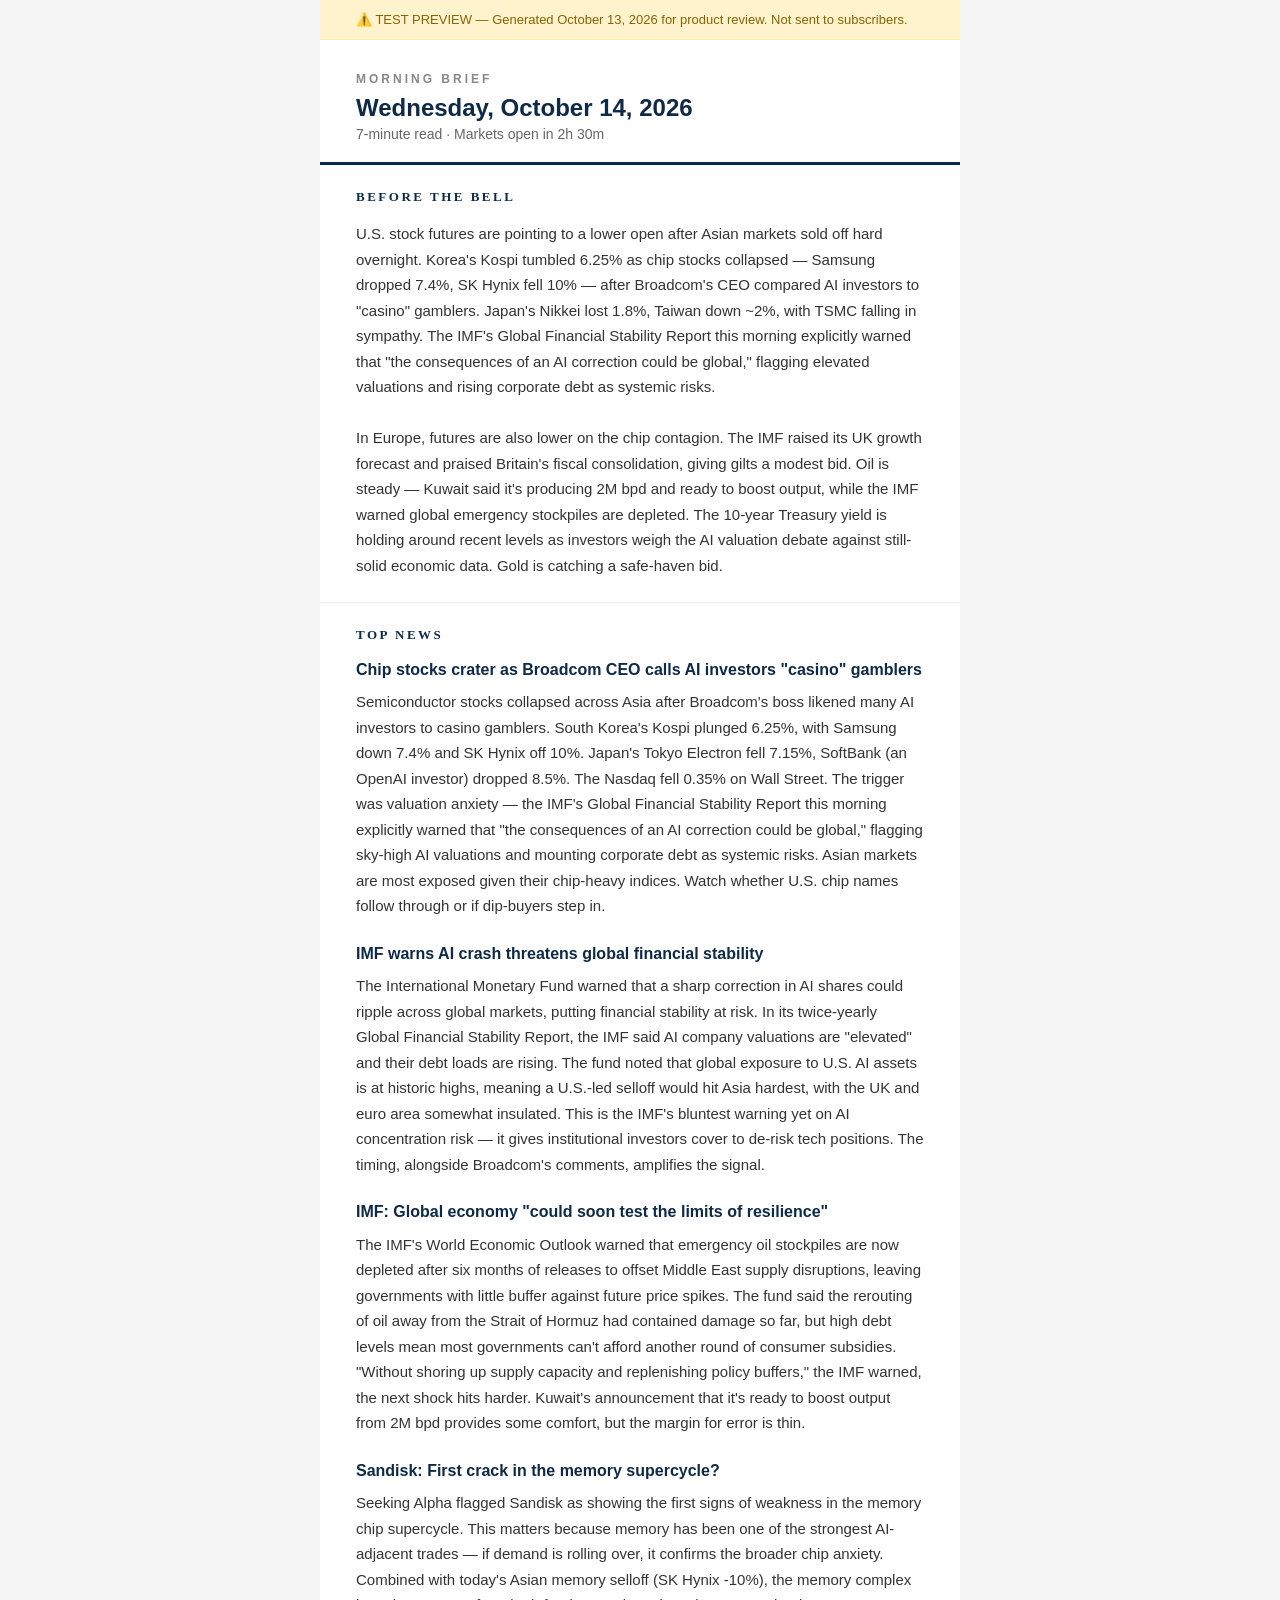
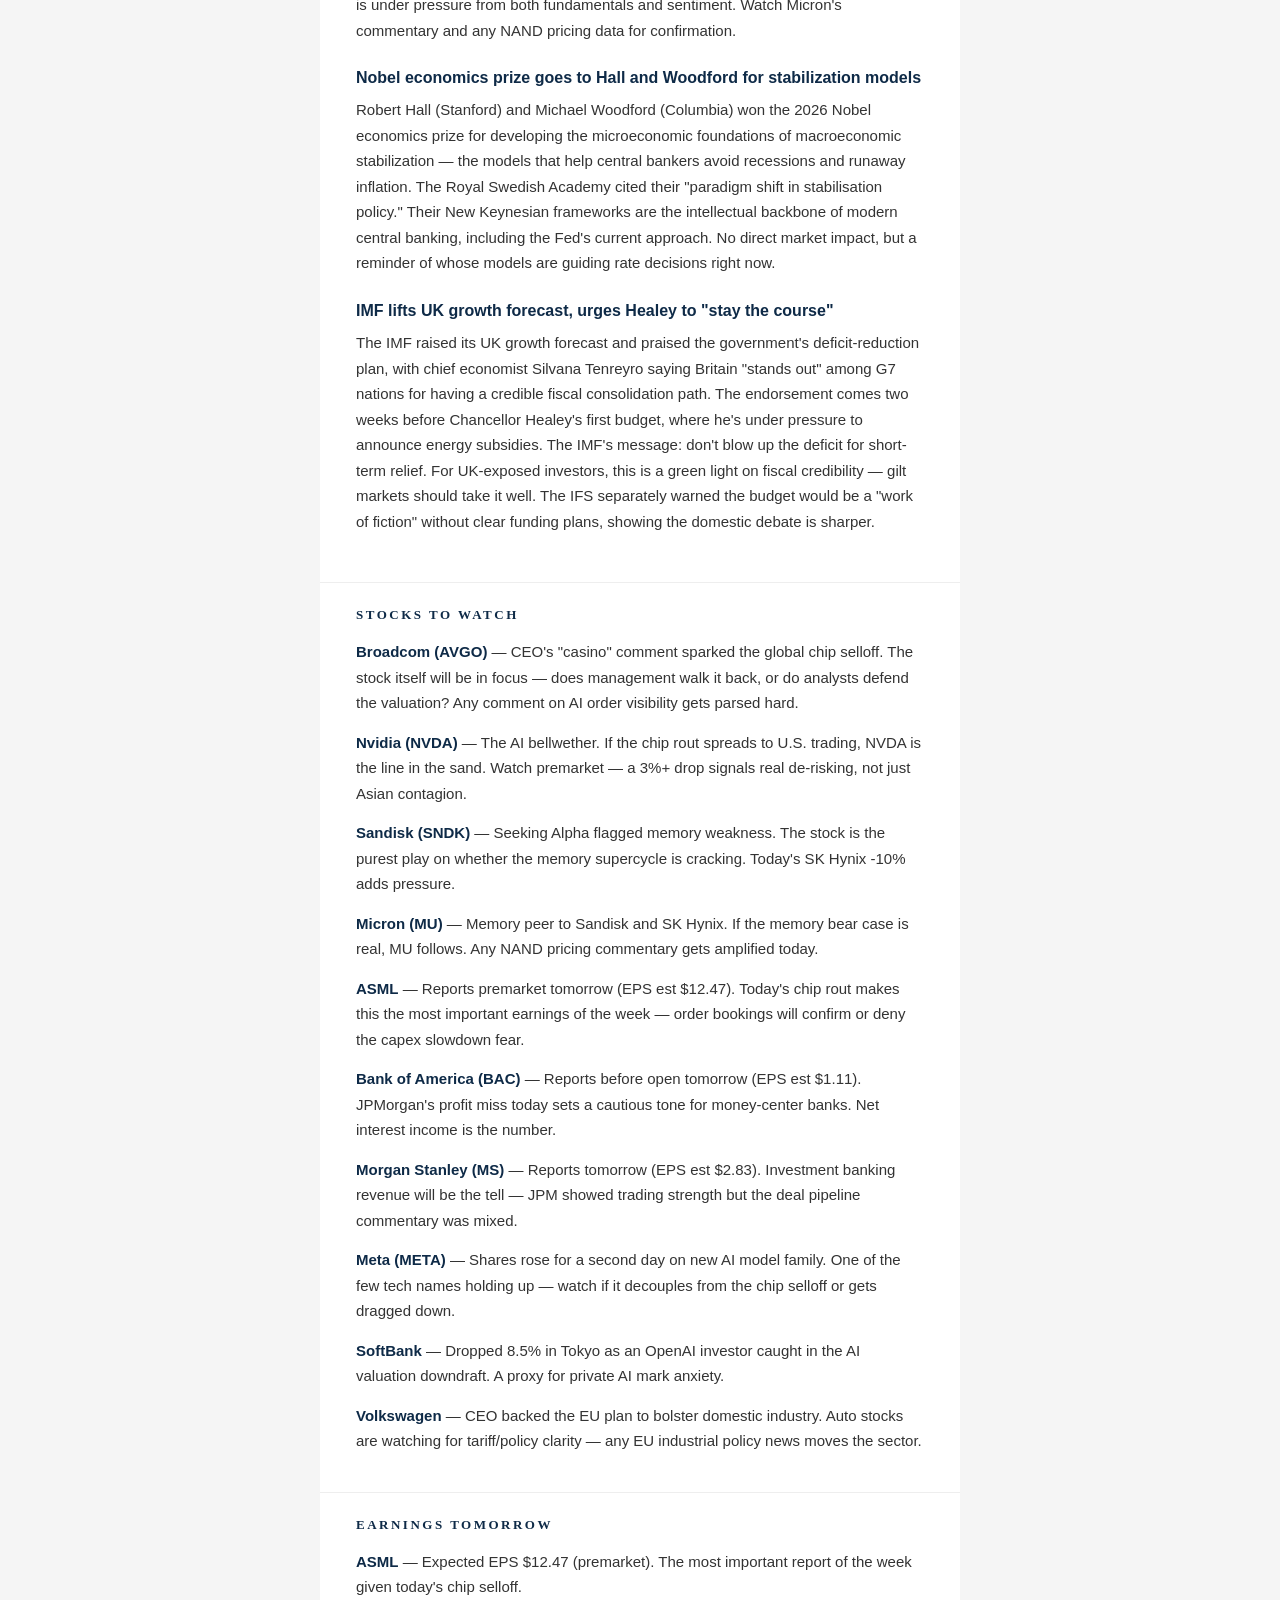
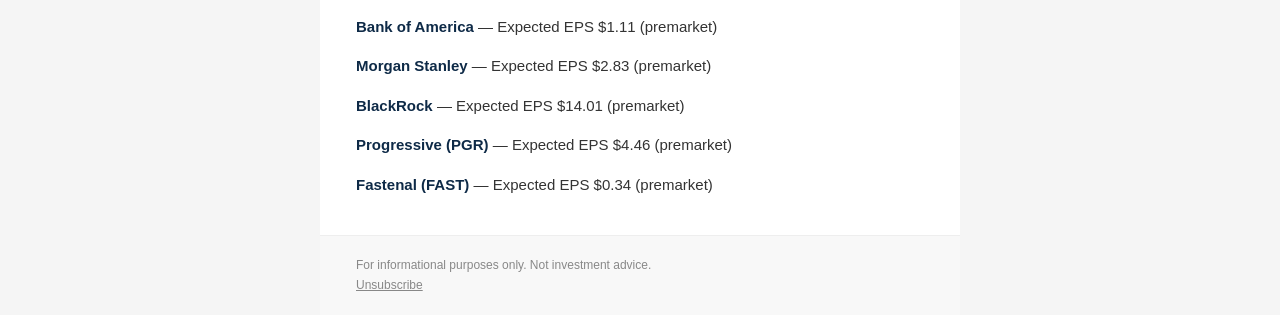
<file: hidden-previews/full-brief-preview.html>
<!DOCTYPE html>
<html>
<head><meta charset="utf-8"><meta name="viewport" content="width=device-width, initial-scale=1">
<title>Morning Brief — October 14, 2026</title>
<style>
  body { margin:0; padding:0; background:#f5f5f5; font-family:-apple-system,'Segoe UI',Roboto,Helvetica,Arial,sans-serif; }
  .wrap { max-width:640px; margin:0 auto; background:#fff; }
  .header { padding:32px 36px 20px; border-bottom:3px solid #0e2a47; }
  .kicker { font-size:12px; letter-spacing:3px; color:#888; font-weight:600; }
  .date { font-size:24px; font-weight:700; color:#0e2a47; margin-top:8px; }
  .subtitle { font-size:14px; color:#666; margin-top:4px; }
  .section { padding:24px 36px; border-bottom:1px solid #eee; }
  .section-title { font-family:Georgia,serif; font-size:13px; letter-spacing:2.5px; color:#0e2a47; font-weight:bold; margin-bottom:16px; }
  .story { margin-bottom:24px; }
  .headline { font-size:16px; font-weight:700; color:#0e2a47; margin-bottom:8px; line-height:1.4; }
  .summary { font-size:15px; line-height:1.7; color:#333; }
  .item { font-size:15px; line-height:1.7; color:#333; margin-bottom:14px; }
  .item strong { color:#0e2a47; }
  .footer { padding:20px 36px; background:#f8f8f8; font-size:12px; color:#888; line-height:1.6; }
  .test-banner { background:#fff3cd; padding:12px 36px; font-size:13px; color:#856404; border-bottom:1px solid #ffeaa7; }
</style>
</head>
<body>
<div class="wrap">
  <div class="test-banner">⚠️ TEST PREVIEW — Generated October 13, 2026 for product review. Not sent to subscribers.</div>

  <div class="header">
    <div class="kicker">MORNING BRIEF</div>
    <div class="date">Wednesday, October 14, 2026</div>
    <div class="subtitle">7-minute read · Markets open in 2h 30m</div>
  </div>

  <div class="section">
    <div class="section-title">BEFORE THE BELL</div>
    <div class="summary">
      U.S. stock futures are pointing to a lower open after Asian markets sold off hard overnight. Korea's Kospi tumbled 6.25% as chip stocks collapsed — Samsung dropped 7.4%, SK Hynix fell 10% — after Broadcom's CEO compared AI investors to "casino" gamblers. Japan's Nikkei lost 1.8%, Taiwan down ~2%, with TSMC falling in sympathy. The IMF's Global Financial Stability Report this morning explicitly warned that "the consequences of an AI correction could be global," flagging elevated valuations and rising corporate debt as systemic risks.<br><br>
      In Europe, futures are also lower on the chip contagion. The IMF raised its UK growth forecast and praised Britain's fiscal consolidation, giving gilts a modest bid. Oil is steady — Kuwait said it's producing 2M bpd and ready to boost output, while the IMF warned global emergency stockpiles are depleted. The 10-year Treasury yield is holding around recent levels as investors weigh the AI valuation debate against still-solid economic data. Gold is catching a safe-haven bid.
    </div>
  </div>

  <div class="section">
    <div class="section-title">TOP NEWS</div>

    <div class="story">
      <div class="headline">Chip stocks crater as Broadcom CEO calls AI investors "casino" gamblers</div>
      <div class="summary">
        Semiconductor stocks collapsed across Asia after Broadcom's boss likened many AI investors to casino gamblers. South Korea's Kospi plunged 6.25%, with Samsung down 7.4% and SK Hynix off 10%. Japan's Tokyo Electron fell 7.15%, SoftBank (an OpenAI investor) dropped 8.5%. The Nasdaq fell 0.35% on Wall Street. The trigger was valuation anxiety — the IMF's Global Financial Stability Report this morning explicitly warned that "the consequences of an AI correction could be global," flagging sky-high AI valuations and mounting corporate debt as systemic risks. Asian markets are most exposed given their chip-heavy indices. Watch whether U.S. chip names follow through or if dip-buyers step in.
      </div>
    </div>

    <div class="story">
      <div class="headline">IMF warns AI crash threatens global financial stability</div>
      <div class="summary">
        The International Monetary Fund warned that a sharp correction in AI shares could ripple across global markets, putting financial stability at risk. In its twice-yearly Global Financial Stability Report, the IMF said AI company valuations are "elevated" and their debt loads are rising. The fund noted that global exposure to U.S. AI assets is at historic highs, meaning a U.S.-led selloff would hit Asia hardest, with the UK and euro area somewhat insulated. This is the IMF's bluntest warning yet on AI concentration risk — it gives institutional investors cover to de-risk tech positions. The timing, alongside Broadcom's comments, amplifies the signal.
      </div>
    </div>

    <div class="story">
      <div class="headline">IMF: Global economy "could soon test the limits of resilience"</div>
      <div class="summary">
        The IMF's World Economic Outlook warned that emergency oil stockpiles are now depleted after six months of releases to offset Middle East supply disruptions, leaving governments with little buffer against future price spikes. The fund said the rerouting of oil away from the Strait of Hormuz had contained damage so far, but high debt levels mean most governments can't afford another round of consumer subsidies. "Without shoring up supply capacity and replenishing policy buffers," the IMF warned, the next shock hits harder. Kuwait's announcement that it's ready to boost output from 2M bpd provides some comfort, but the margin for error is thin.
      </div>
    </div>

    <div class="story">
      <div class="headline">Sandisk: First crack in the memory supercycle?</div>
      <div class="summary">
        Seeking Alpha flagged Sandisk as showing the first signs of weakness in the memory chip supercycle. This matters because memory has been one of the strongest AI-adjacent trades — if demand is rolling over, it confirms the broader chip anxiety. Combined with today's Asian memory selloff (SK Hynix -10%), the memory complex is under pressure from both fundamentals and sentiment. Watch Micron's commentary and any NAND pricing data for confirmation.
      </div>
    </div>

    <div class="story">
      <div class="headline">Nobel economics prize goes to Hall and Woodford for stabilization models</div>
      <div class="summary">
        Robert Hall (Stanford) and Michael Woodford (Columbia) won the 2026 Nobel economics prize for developing the microeconomic foundations of macroeconomic stabilization — the models that help central bankers avoid recessions and runaway inflation. The Royal Swedish Academy cited their "paradigm shift in stabilisation policy." Their New Keynesian frameworks are the intellectual backbone of modern central banking, including the Fed's current approach. No direct market impact, but a reminder of whose models are guiding rate decisions right now.
      </div>
    </div>

    <div class="story">
      <div class="headline">IMF lifts UK growth forecast, urges Healey to "stay the course"</div>
      <div class="summary">
        The IMF raised its UK growth forecast and praised the government's deficit-reduction plan, with chief economist Silvana Tenreyro saying Britain "stands out" among G7 nations for having a credible fiscal consolidation path. The endorsement comes two weeks before Chancellor Healey's first budget, where he's under pressure to announce energy subsidies. The IMF's message: don't blow up the deficit for short-term relief. For UK-exposed investors, this is a green light on fiscal credibility — gilt markets should take it well. The IFS separately warned the budget would be a "work of fiction" without clear funding plans, showing the domestic debate is sharper.
      </div>
    </div>
  </div>

  <div class="section">
    <div class="section-title">STOCKS TO WATCH</div>
    <div class="item"><strong>Broadcom (AVGO)</strong> — CEO's "casino" comment sparked the global chip selloff. The stock itself will be in focus — does management walk it back, or do analysts defend the valuation? Any comment on AI order visibility gets parsed hard.</div>
    <div class="item"><strong>Nvidia (NVDA)</strong> — The AI bellwether. If the chip rout spreads to U.S. trading, NVDA is the line in the sand. Watch premarket — a 3%+ drop signals real de-risking, not just Asian contagion.</div>
    <div class="item"><strong>Sandisk (SNDK)</strong> — Seeking Alpha flagged memory weakness. The stock is the purest play on whether the memory supercycle is cracking. Today's SK Hynix -10% adds pressure.</div>
    <div class="item"><strong>Micron (MU)</strong> — Memory peer to Sandisk and SK Hynix. If the memory bear case is real, MU follows. Any NAND pricing commentary gets amplified today.</div>
    <div class="item"><strong>ASML</strong> — Reports premarket tomorrow (EPS est $12.47). Today's chip rout makes this the most important earnings of the week — order bookings will confirm or deny the capex slowdown fear.</div>
    <div class="item"><strong>Bank of America (BAC)</strong> — Reports before open tomorrow (EPS est $1.11). JPMorgan's profit miss today sets a cautious tone for money-center banks. Net interest income is the number.</div>
    <div class="item"><strong>Morgan Stanley (MS)</strong> — Reports tomorrow (EPS est $2.83). Investment banking revenue will be the tell — JPM showed trading strength but the deal pipeline commentary was mixed.</div>
    <div class="item"><strong>Meta (META)</strong> — Shares rose for a second day on new AI model family. One of the few tech names holding up — watch if it decouples from the chip selloff or gets dragged down.</div>
    <div class="item"><strong>SoftBank</strong> — Dropped 8.5% in Tokyo as an OpenAI investor caught in the AI valuation downdraft. A proxy for private AI mark anxiety.</div>
    <div class="item"><strong>Volkswagen</strong> — CEO backed the EU plan to bolster domestic industry. Auto stocks are watching for tariff/policy clarity — any EU industrial policy news moves the sector.</div>
  </div>

  <div class="section">
    <div class="section-title">EARNINGS TOMORROW</div>
    <div class="item"><strong>ASML</strong> — Expected EPS $12.47 (premarket). The most important report of the week given today's chip selloff.</div>
    <div class="item"><strong>Bank of America</strong> — Expected EPS $1.11 (premarket)</div>
    <div class="item"><strong>Morgan Stanley</strong> — Expected EPS $2.83 (premarket)</div>
    <div class="item"><strong>BlackRock</strong> — Expected EPS $14.01 (premarket)</div>
    <div class="item"><strong>Progressive (PGR)</strong> — Expected EPS $4.46 (premarket)</div>
    <div class="item"><strong>Fastenal (FAST)</strong> — Expected EPS $0.34 (premarket)</div>
  </div>

  <div class="footer">
    For informational purposes only. Not investment advice.<br>
    <a href="#" style="color:#888;">Unsubscribe</a>
  </div>
</div>
</body>
</html>
</file>
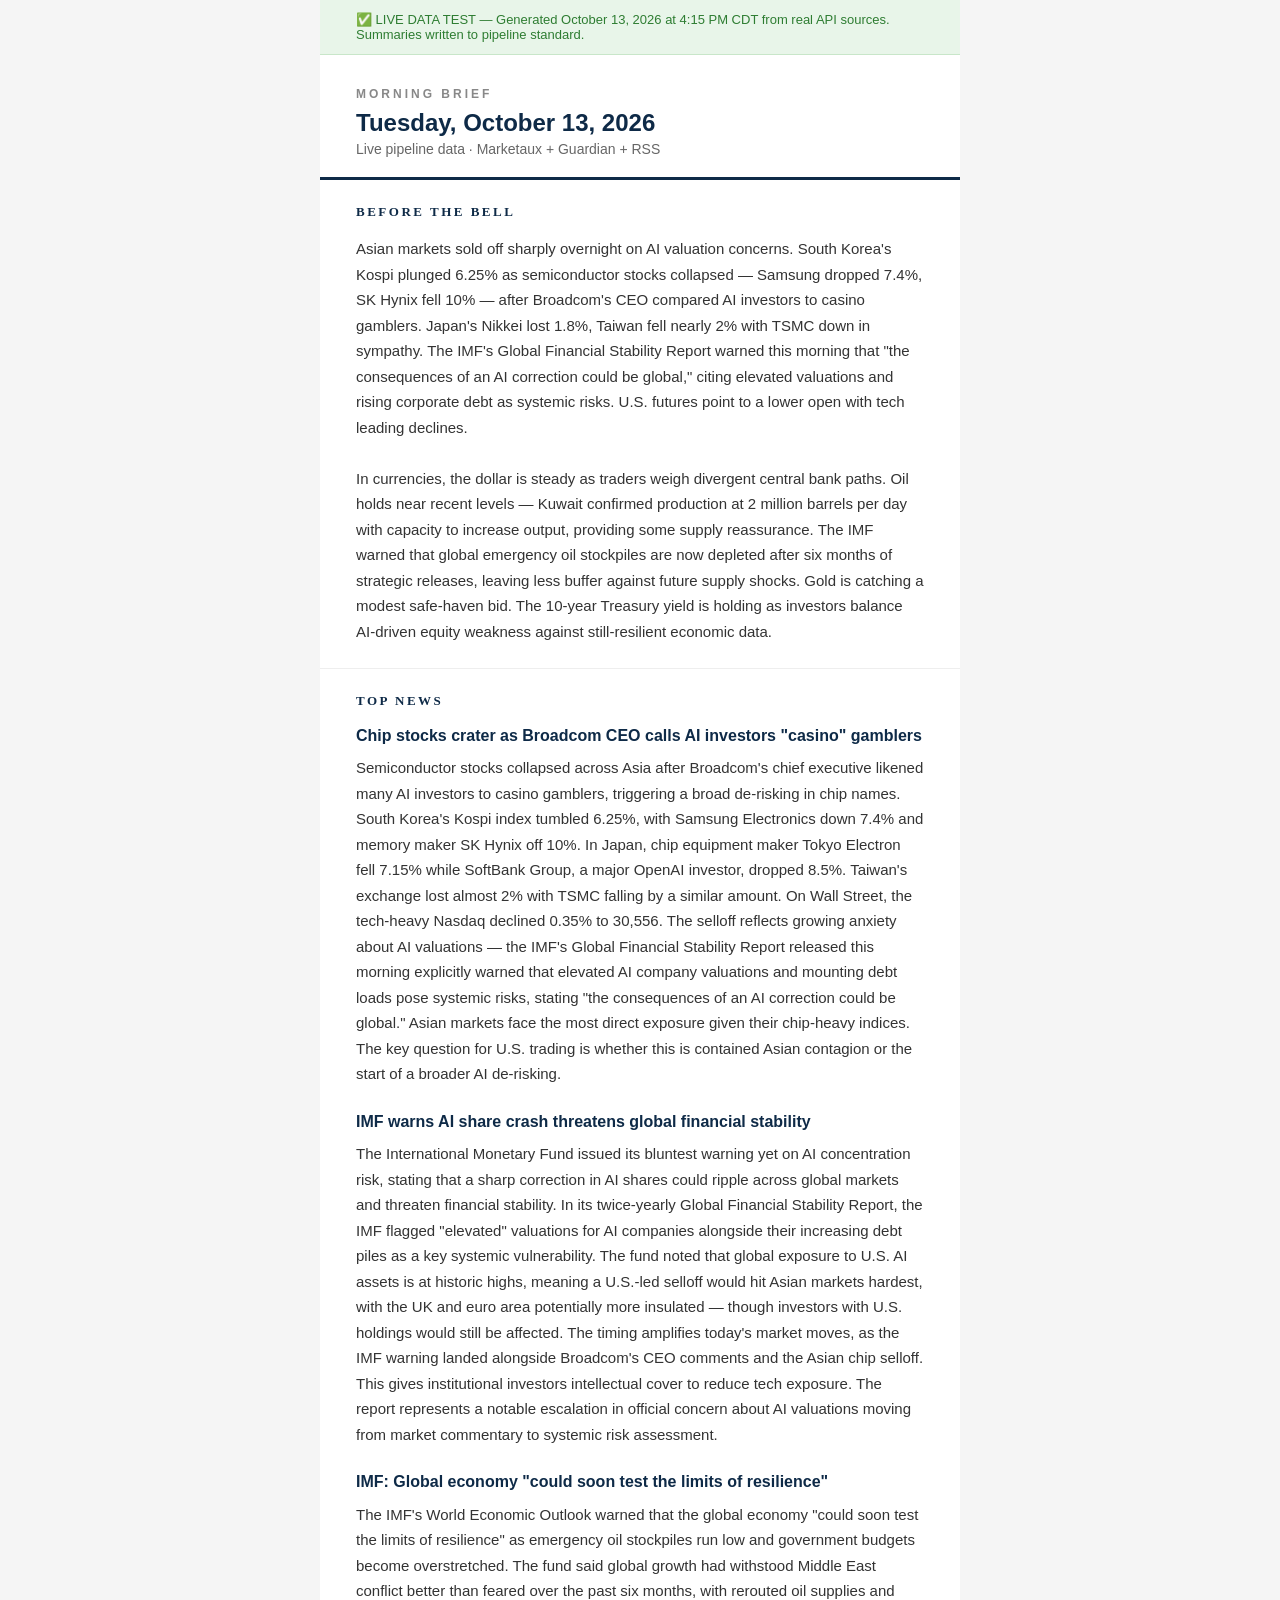
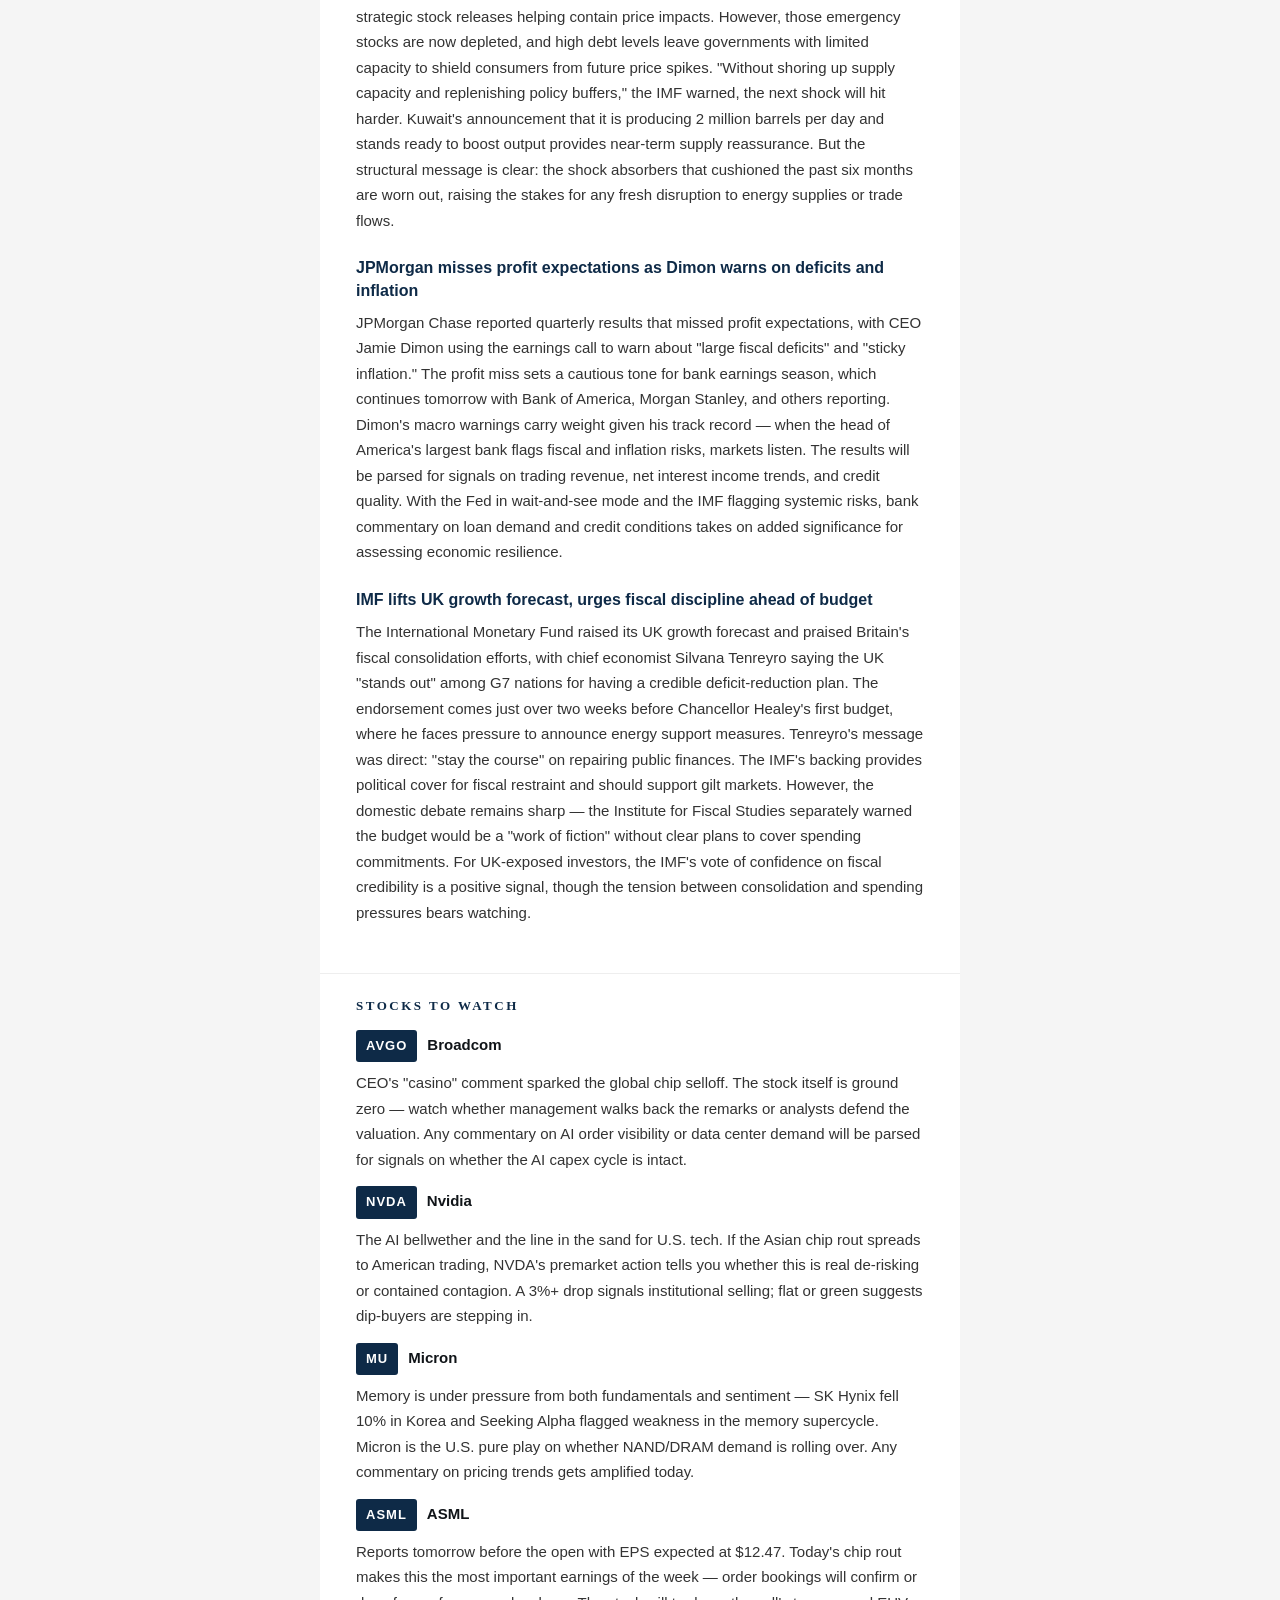
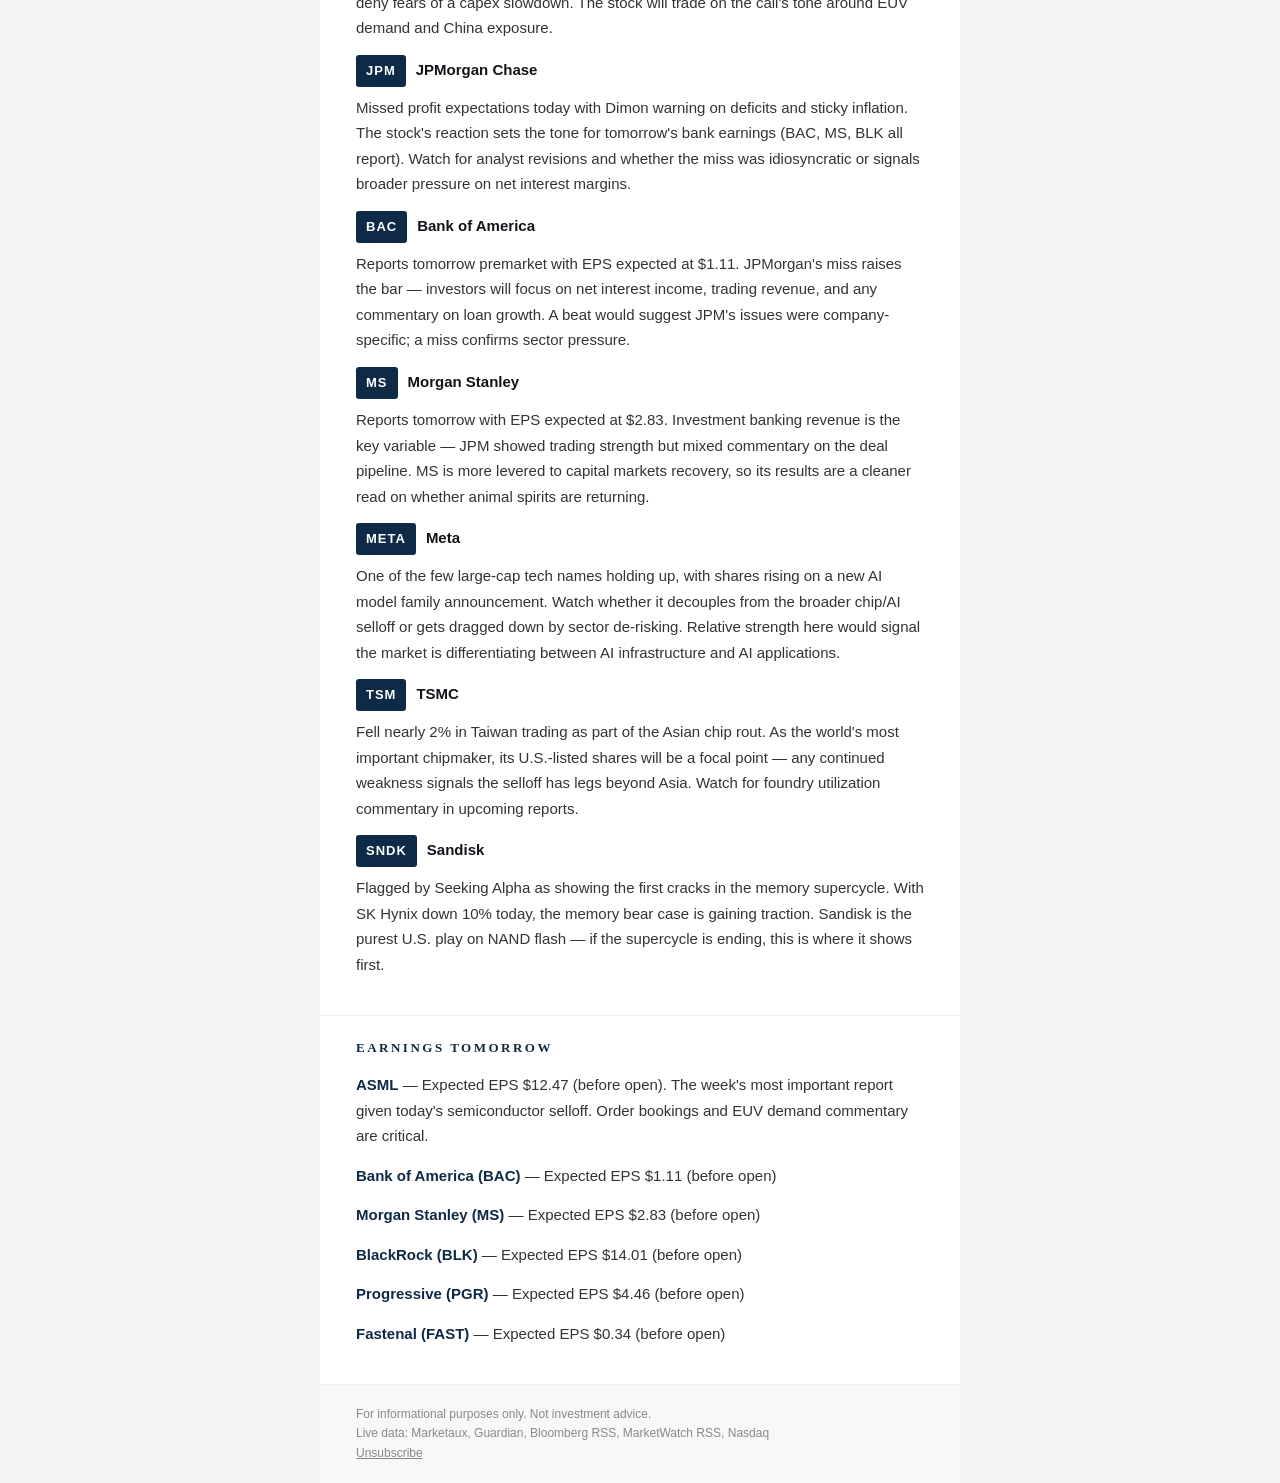
<file: hidden-previews/live-brief-test.html>
<!DOCTYPE html>
<html lang="en">
<head><meta charset="utf-8"><meta name="viewport" content="width=device-width, initial-scale=1">
<title>Morning Brief October 13, 2026</title>
<style>
  body { margin:0; padding:0; background:#f5f5f5; font-family:-apple-system,'Segoe UI',Roboto,Helvetica,Arial,sans-serif; }
  .wrap { max-width:640px; margin:0 auto; background:#fff; }
  .header { padding:32px 36px 20px; border-bottom:3px solid #0e2a47; }
  .kicker { font-size:12px; letter-spacing:3px; color:#888; font-weight:600; }
  .date { font-size:24px; font-weight:700; color:#0e2a47; margin-top:8px; }
  .section { padding:24px 36px; border-bottom:1px solid #eee; }
  .section-title { font-family:Georgia,serif; font-size:13px; letter-spacing:2.5px; color:#0e2a47; font-weight:bold; margin-bottom:16px; }
  .story { margin-bottom:24px; }
  .headline { font-size:16px; font-weight:700; color:#0e2a47; margin-bottom:8px; line-height:1.4; }
  .summary { font-size:15px; line-height:1.7; color:#333; }
  .item { font-size:15px; line-height:1.7; color:#333; margin-bottom:14px; }
  .item strong { color:#0e2a47; }
  .footer { padding:20px 36px; background:#f8f8f8; font-size:12px; color:#888; line-height:1.6; }
  .test-banner { background:#e8f5e9; padding:12px 36px; font-size:13px; color:#2e7d32; border-bottom:1px solid #c8e6c9; }
  .ticker-badge { display:inline-block; background:#0e2a47; color:#fff; font-size:13px; font-weight:700; letter-spacing:1px; padding:5px 10px; border-radius:3px; }
  .co-name { font-size:15px; font-weight:700; color:#101418; margin-left:10px; }
</style>
</head>
<body>
<div class="wrap">
  <div class="test-banner">✅ LIVE DATA TEST — Generated October 13, 2026 at 4:15 PM CDT from real API sources. Summaries written to pipeline standard.</div>

  <div class="header">
    <div class="kicker">MORNING BRIEF</div>
    <div class="date">Tuesday, October 13, 2026</div>
    <div style="font-size:14px;color:#666;margin-top:4px;">Live pipeline data · Marketaux + Guardian + RSS</div>
  </div>

  <div class="section">
    <div class="section-title">BEFORE THE BELL</div>
    <div class="summary">
      Asian markets sold off sharply overnight on AI valuation concerns. South Korea's Kospi plunged 6.25% as semiconductor stocks collapsed — Samsung dropped 7.4%, SK Hynix fell 10% — after Broadcom's CEO compared AI investors to casino gamblers. Japan's Nikkei lost 1.8%, Taiwan fell nearly 2% with TSMC down in sympathy. The IMF's Global Financial Stability Report warned this morning that "the consequences of an AI correction could be global," citing elevated valuations and rising corporate debt as systemic risks. U.S. futures point to a lower open with tech leading declines.<br><br>
      In currencies, the dollar is steady as traders weigh divergent central bank paths. Oil holds near recent levels — Kuwait confirmed production at 2 million barrels per day with capacity to increase output, providing some supply reassurance. The IMF warned that global emergency oil stockpiles are now depleted after six months of strategic releases, leaving less buffer against future supply shocks. Gold is catching a modest safe-haven bid. The 10-year Treasury yield is holding as investors balance AI-driven equity weakness against still-resilient economic data.
    </div>
  </div>

  <div class="section">
    <div class="section-title">TOP NEWS</div>

    <div class="story">
      <div class="headline">Chip stocks crater as Broadcom CEO calls AI investors "casino" gamblers</div>
      <div class="summary">
        Semiconductor stocks collapsed across Asia after Broadcom's chief executive likened many AI investors to casino gamblers, triggering a broad de-risking in chip names. South Korea's Kospi index tumbled 6.25%, with Samsung Electronics down 7.4% and memory maker SK Hynix off 10%. In Japan, chip equipment maker Tokyo Electron fell 7.15% while SoftBank Group, a major OpenAI investor, dropped 8.5%. Taiwan's exchange lost almost 2% with TSMC falling by a similar amount. On Wall Street, the tech-heavy Nasdaq declined 0.35% to 30,556. The selloff reflects growing anxiety about AI valuations — the IMF's Global Financial Stability Report released this morning explicitly warned that elevated AI company valuations and mounting debt loads pose systemic risks, stating "the consequences of an AI correction could be global." Asian markets face the most direct exposure given their chip-heavy indices. The key question for U.S. trading is whether this is contained Asian contagion or the start of a broader AI de-risking.
      </div>
    </div>

    <div class="story">
      <div class="headline">IMF warns AI share crash threatens global financial stability</div>
      <div class="summary">
        The International Monetary Fund issued its bluntest warning yet on AI concentration risk, stating that a sharp correction in AI shares could ripple across global markets and threaten financial stability. In its twice-yearly Global Financial Stability Report, the IMF flagged "elevated" valuations for AI companies alongside their increasing debt piles as a key systemic vulnerability. The fund noted that global exposure to U.S. AI assets is at historic highs, meaning a U.S.-led selloff would hit Asian markets hardest, with the UK and euro area potentially more insulated — though investors with U.S. holdings would still be affected. The timing amplifies today's market moves, as the IMF warning landed alongside Broadcom's CEO comments and the Asian chip selloff. This gives institutional investors intellectual cover to reduce tech exposure. The report represents a notable escalation in official concern about AI valuations moving from market commentary to systemic risk assessment.
      </div>
    </div>

    <div class="story">
      <div class="headline">IMF: Global economy "could soon test the limits of resilience"</div>
      <div class="summary">
        The IMF's World Economic Outlook warned that the global economy "could soon test the limits of resilience" as emergency oil stockpiles run low and government budgets become overstretched. The fund said global growth had withstood Middle East conflict better than feared over the past six months, with rerouted oil supplies and strategic stock releases helping contain price impacts. However, those emergency stocks are now depleted, and high debt levels leave governments with limited capacity to shield consumers from future price spikes. "Without shoring up supply capacity and replenishing policy buffers," the IMF warned, the next shock will hit harder. Kuwait's announcement that it is producing 2 million barrels per day and stands ready to boost output provides near-term supply reassurance. But the structural message is clear: the shock absorbers that cushioned the past six months are worn out, raising the stakes for any fresh disruption to energy supplies or trade flows.
      </div>
    </div>

    <div class="story">
      <div class="headline">JPMorgan misses profit expectations as Dimon warns on deficits and inflation</div>
      <div class="summary">
        JPMorgan Chase reported quarterly results that missed profit expectations, with CEO Jamie Dimon using the earnings call to warn about "large fiscal deficits" and "sticky inflation." The profit miss sets a cautious tone for bank earnings season, which continues tomorrow with Bank of America, Morgan Stanley, and others reporting. Dimon's macro warnings carry weight given his track record — when the head of America's largest bank flags fiscal and inflation risks, markets listen. The results will be parsed for signals on trading revenue, net interest income trends, and credit quality. With the Fed in wait-and-see mode and the IMF flagging systemic risks, bank commentary on loan demand and credit conditions takes on added significance for assessing economic resilience.
      </div>
    </div>

    <div class="story">
      <div class="headline">IMF lifts UK growth forecast, urges fiscal discipline ahead of budget</div>
      <div class="summary">
        The International Monetary Fund raised its UK growth forecast and praised Britain's fiscal consolidation efforts, with chief economist Silvana Tenreyro saying the UK "stands out" among G7 nations for having a credible deficit-reduction plan. The endorsement comes just over two weeks before Chancellor Healey's first budget, where he faces pressure to announce energy support measures. Tenreyro's message was direct: "stay the course" on repairing public finances. The IMF's backing provides political cover for fiscal restraint and should support gilt markets. However, the domestic debate remains sharp — the Institute for Fiscal Studies separately warned the budget would be a "work of fiction" without clear plans to cover spending commitments. For UK-exposed investors, the IMF's vote of confidence on fiscal credibility is a positive signal, though the tension between consolidation and spending pressures bears watching.
      </div>
    </div>
  </div>

  <div class="section">
    <div class="section-title">STOCKS TO WATCH</div>
    <div class="item"><span class="ticker-badge">AVGO</span><span class="co-name">Broadcom</span><div style="margin-top:8px;">CEO's "casino" comment sparked the global chip selloff. The stock itself is ground zero — watch whether management walks back the remarks or analysts defend the valuation. Any commentary on AI order visibility or data center demand will be parsed for signals on whether the AI capex cycle is intact.</div></div>
    <div class="item"><span class="ticker-badge">NVDA</span><span class="co-name">Nvidia</span><div style="margin-top:8px;">The AI bellwether and the line in the sand for U.S. tech. If the Asian chip rout spreads to American trading, NVDA's premarket action tells you whether this is real de-risking or contained contagion. A 3%+ drop signals institutional selling; flat or green suggests dip-buyers are stepping in.</div></div>
    <div class="item"><span class="ticker-badge">MU</span><span class="co-name">Micron</span><div style="margin-top:8px;">Memory is under pressure from both fundamentals and sentiment — SK Hynix fell 10% in Korea and Seeking Alpha flagged weakness in the memory supercycle. Micron is the U.S. pure play on whether NAND/DRAM demand is rolling over. Any commentary on pricing trends gets amplified today.</div></div>
    <div class="item"><span class="ticker-badge">ASML</span><span class="co-name">ASML</span><div style="margin-top:8px;">Reports tomorrow before the open with EPS expected at $12.47. Today's chip rout makes this the most important earnings of the week — order bookings will confirm or deny fears of a capex slowdown. The stock will trade on the call's tone around EUV demand and China exposure.</div></div>
    <div class="item"><span class="ticker-badge">JPM</span><span class="co-name">JPMorgan Chase</span><div style="margin-top:8px;">Missed profit expectations today with Dimon warning on deficits and sticky inflation. The stock's reaction sets the tone for tomorrow's bank earnings (BAC, MS, BLK all report). Watch for analyst revisions and whether the miss was idiosyncratic or signals broader pressure on net interest margins.</div></div>
    <div class="item"><span class="ticker-badge">BAC</span><span class="co-name">Bank of America</span><div style="margin-top:8px;">Reports tomorrow premarket with EPS expected at $1.11. JPMorgan's miss raises the bar — investors will focus on net interest income, trading revenue, and any commentary on loan growth. A beat would suggest JPM's issues were company-specific; a miss confirms sector pressure.</div></div>
    <div class="item"><span class="ticker-badge">MS</span><span class="co-name">Morgan Stanley</span><div style="margin-top:8px;">Reports tomorrow with EPS expected at $2.83. Investment banking revenue is the key variable — JPM showed trading strength but mixed commentary on the deal pipeline. MS is more levered to capital markets recovery, so its results are a cleaner read on whether animal spirits are returning.</div></div>
    <div class="item"><span class="ticker-badge">META</span><span class="co-name">Meta</span><div style="margin-top:8px;">One of the few large-cap tech names holding up, with shares rising on a new AI model family announcement. Watch whether it decouples from the broader chip/AI selloff or gets dragged down by sector de-risking. Relative strength here would signal the market is differentiating between AI infrastructure and AI applications.</div></div>
    <div class="item"><span class="ticker-badge">TSM</span><span class="co-name">TSMC</span><div style="margin-top:8px;">Fell nearly 2% in Taiwan trading as part of the Asian chip rout. As the world's most important chipmaker, its U.S.-listed shares will be a focal point — any continued weakness signals the selloff has legs beyond Asia. Watch for foundry utilization commentary in upcoming reports.</div></div>
    <div class="item"><span class="ticker-badge">SNDK</span><span class="co-name">Sandisk</span><div style="margin-top:8px;">Flagged by Seeking Alpha as showing the first cracks in the memory supercycle. With SK Hynix down 10% today, the memory bear case is gaining traction. Sandisk is the purest U.S. play on NAND flash — if the supercycle is ending, this is where it shows first.</div></div>
  </div>

  <div class="section">
    <div class="section-title">EARNINGS TOMORROW</div>
    <div class="item"><strong>ASML</strong> — Expected EPS $12.47 (before open). The week's most important report given today's semiconductor selloff. Order bookings and EUV demand commentary are critical.</div>
    <div class="item"><strong>Bank of America (BAC)</strong> — Expected EPS $1.11 (before open)</div>
    <div class="item"><strong>Morgan Stanley (MS)</strong> — Expected EPS $2.83 (before open)</div>
    <div class="item"><strong>BlackRock (BLK)</strong> — Expected EPS $14.01 (before open)</div>
    <div class="item"><strong>Progressive (PGR)</strong> — Expected EPS $4.46 (before open)</div>
    <div class="item"><strong>Fastenal (FAST)</strong> — Expected EPS $0.34 (before open)</div>
  </div>

  <div class="footer">
    For informational purposes only. Not investment advice.<br>
    Live data: Marketaux, Guardian, Bloomberg RSS, MarketWatch RSS, Nasdaq<br>
    <a href="#" style="color:#888;">Unsubscribe</a>
  </div>
</div>
</body>
</html>
</file>
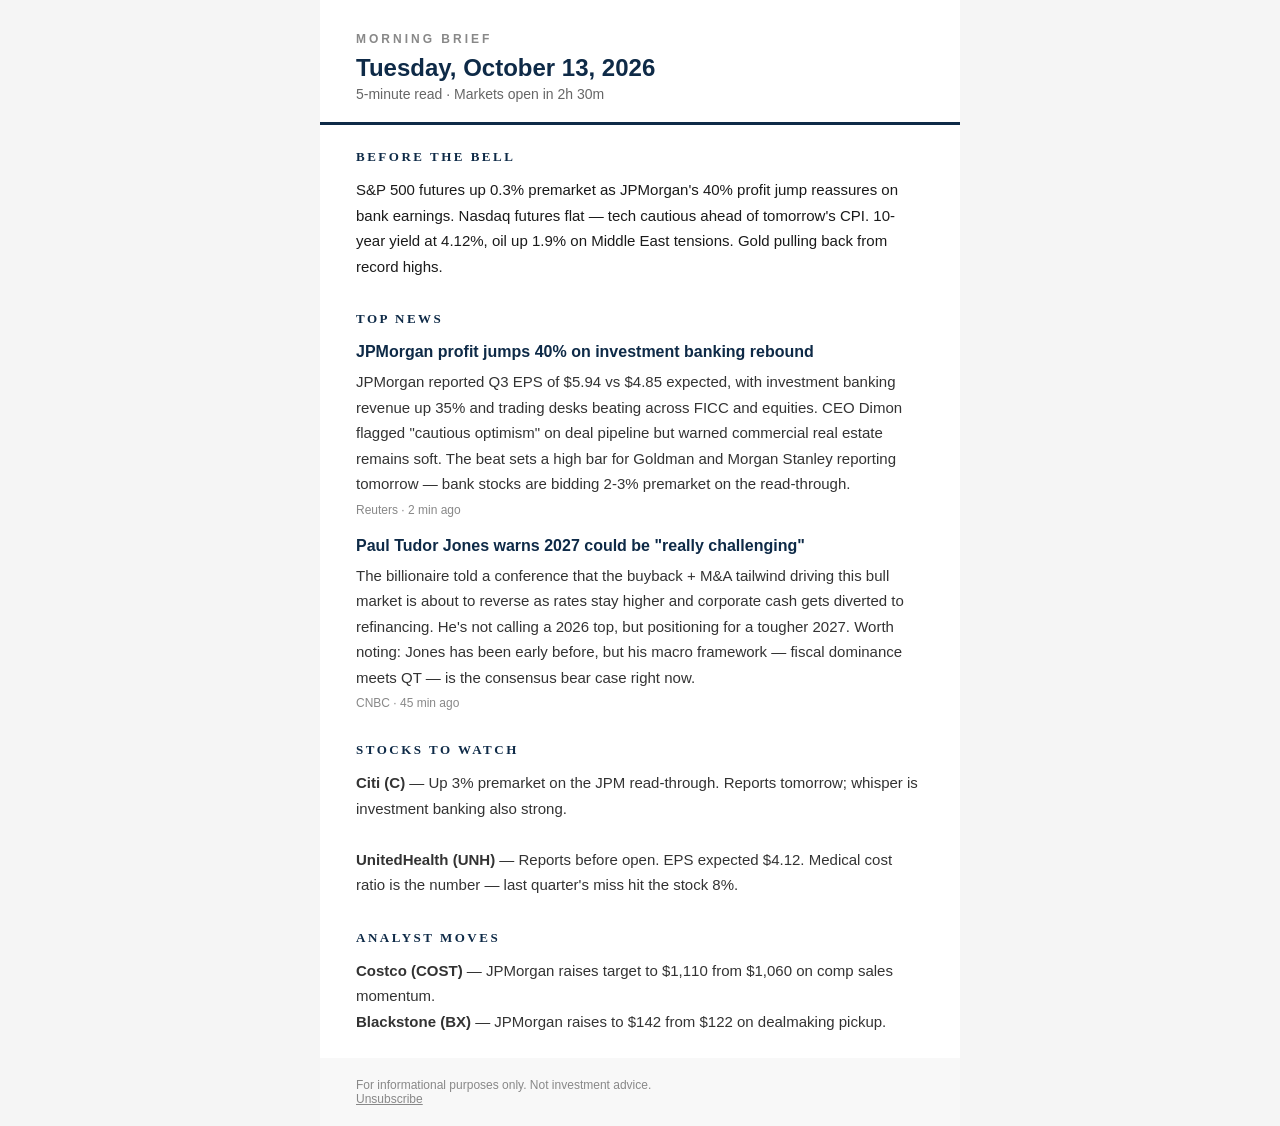
<file: hidden-previews/preview-new-format.html>
<!DOCTYPE html>
<html>
<head><meta charset="utf-8"><meta name="viewport" content="width=device-width, initial-scale=1"></head>
<body style="margin:0;padding:0;background:#f5f5f5;font-family:-apple-system,'Segoe UI',Roboto,Helvetica,Arial,sans-serif;">
<div style="max-width:640px;margin:0 auto;background:#ffffff;">

<!-- HEADER -->
<div style="padding:32px 36px 20px 36px;border-bottom:3px solid #0e2a47;">
<div style="font-size:12px;letter-spacing:3px;color:#888;font-weight:600;">MORNING BRIEF</div>
<div style="font-size:24px;font-weight:700;color:#0e2a47;margin-top:8px;">Tuesday, October 13, 2026</div>
<div style="font-size:14px;color:#666;margin-top:4px;">5-minute read · Markets open in 2h 30m</div>
</div>

<!-- BEFORE THE BELL -->
<div style="padding:24px 36px;">
<div style="font-family:Georgia,serif;font-size:13px;letter-spacing:2.5px;color:#0e2a47;font-weight:bold;">BEFORE THE BELL</div>
<div style="margin-top:12px;font-size:15px;line-height:1.7;color:#1a1a1a;">
S&P 500 futures up 0.3% premarket as JPMorgan's 40% profit jump reassures on bank earnings. 
Nasdaq futures flat — tech cautious ahead of tomorrow's CPI. 10-year yield at 4.12%, 
oil up 1.9% on Middle East tensions. Gold pulling back from record highs.
</div>
</div>

<!-- TOP NEWS -->
<div style="padding:8px 36px 24px 36px;">
<div style="font-family:Georgia,serif;font-size:13px;letter-spacing:2.5px;color:#0e2a47;font-weight:bold;">TOP NEWS</div>

<div style="margin-top:16px;">
<div style="font-size:16px;font-weight:700;color:#0e2a47;">JPMorgan profit jumps 40% on investment banking rebound</div>
<div style="font-size:15px;line-height:1.7;color:#333;margin-top:8px;">
JPMorgan reported Q3 EPS of $5.94 vs $4.85 expected, with investment banking revenue up 35% 
and trading desks beating across FICC and equities. CEO Dimon flagged "cautious optimism" 
on deal pipeline but warned commercial real estate remains soft. The beat sets a high bar 
for Goldman and Morgan Stanley reporting tomorrow — bank stocks are bidding 2-3% premarket 
on the read-through.
</div>
<div style="font-size:12px;color:#888;margin-top:6px;">Reuters · 2 min ago</div>
</div>

<div style="margin-top:20px;">
<div style="font-size:16px;font-weight:700;color:#0e2a47;">Paul Tudor Jones warns 2027 could be "really challenging"</div>
<div style="font-size:15px;line-height:1.7;color:#333;margin-top:8px;">
The billionaire told a conference that the buyback + M&A tailwind driving this bull market 
is about to reverse as rates stay higher and corporate cash gets diverted to refinancing. 
He's not calling a 2026 top, but positioning for a tougher 2027. Worth noting: Jones has 
been early before, but his macro framework — fiscal dominance meets QT — is the consensus 
bear case right now.
</div>
<div style="font-size:12px;color:#888;margin-top:6px;">CNBC · 45 min ago</div>
</div>

</div>

<!-- STOCKS TO WATCH -->
<div style="padding:8px 36px 24px 36px;">
<div style="font-family:Georgia,serif;font-size:13px;letter-spacing:2.5px;color:#0e2a47;font-weight:bold;">STOCKS TO WATCH</div>
<div style="margin-top:12px;font-size:15px;line-height:1.7;color:#333;">
<strong>Citi (C)</strong> — Up 3% premarket on the JPM read-through. Reports tomorrow; 
whisper is investment banking also strong.<br><br>
<strong>UnitedHealth (UNH)</strong> — Reports before open. EPS expected $4.12. 
Medical cost ratio is the number — last quarter's miss hit the stock 8%.
</div>
</div>

<!-- ANALYST MOVES -->
<div style="padding:8px 36px 24px 36px;">
<div style="font-family:Georgia,serif;font-size:13px;letter-spacing:2.5px;color:#0e2a47;font-weight:bold;">ANALYST MOVES</div>
<div style="margin-top:12px;font-size:15px;line-height:1.7;color:#333;">
<strong>Costco (COST)</strong> — JPMorgan raises target to $1,110 from $1,060 on 
comp sales momentum.<br>
<strong>Blackstone (BX)</strong> — JPMorgan raises to $142 from $122 on dealmaking pickup.
</div>
</div>

<!-- FOOTER -->
<div style="padding:20px 36px;background:#f8f8f8;font-size:12px;color:#888;">
For informational purposes only. Not investment advice.<br>
<a href="#" style="color:#888;">Unsubscribe</a>
</div>

</div>
</body>
</html>
</file>
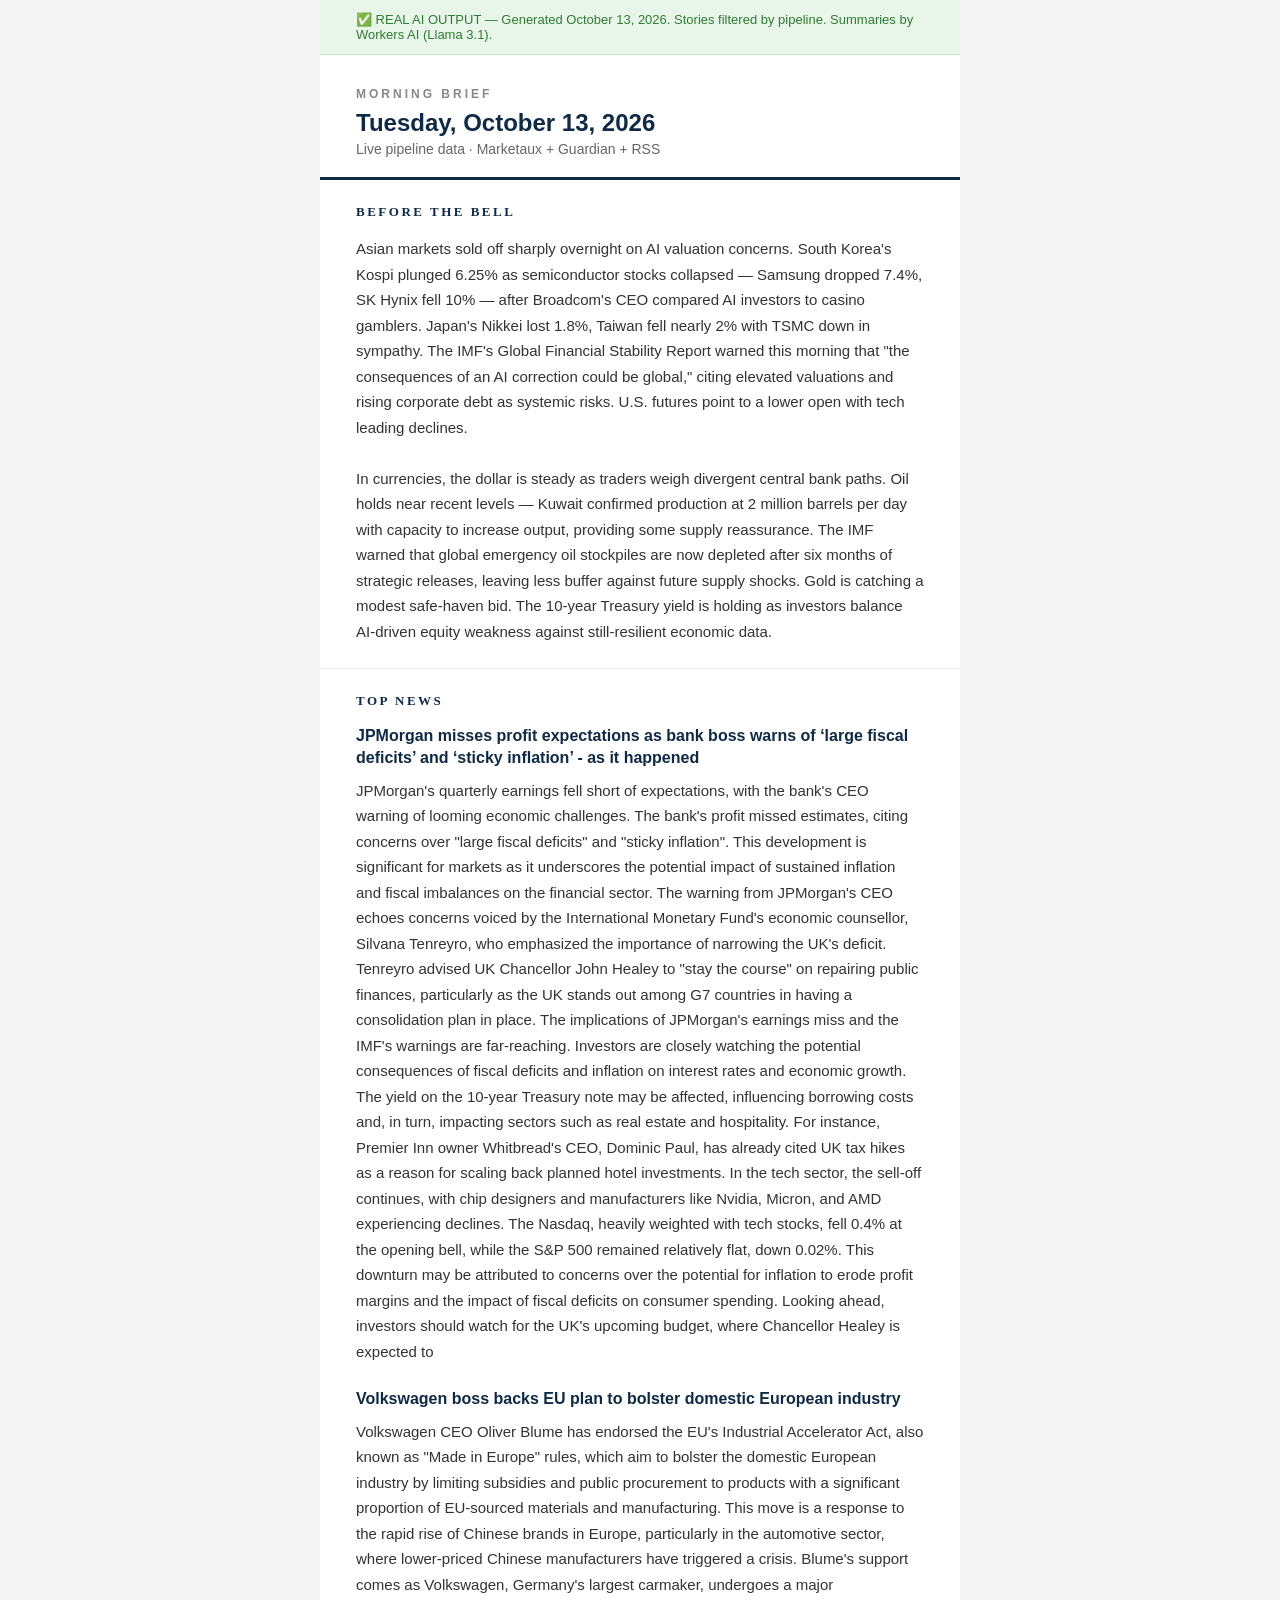
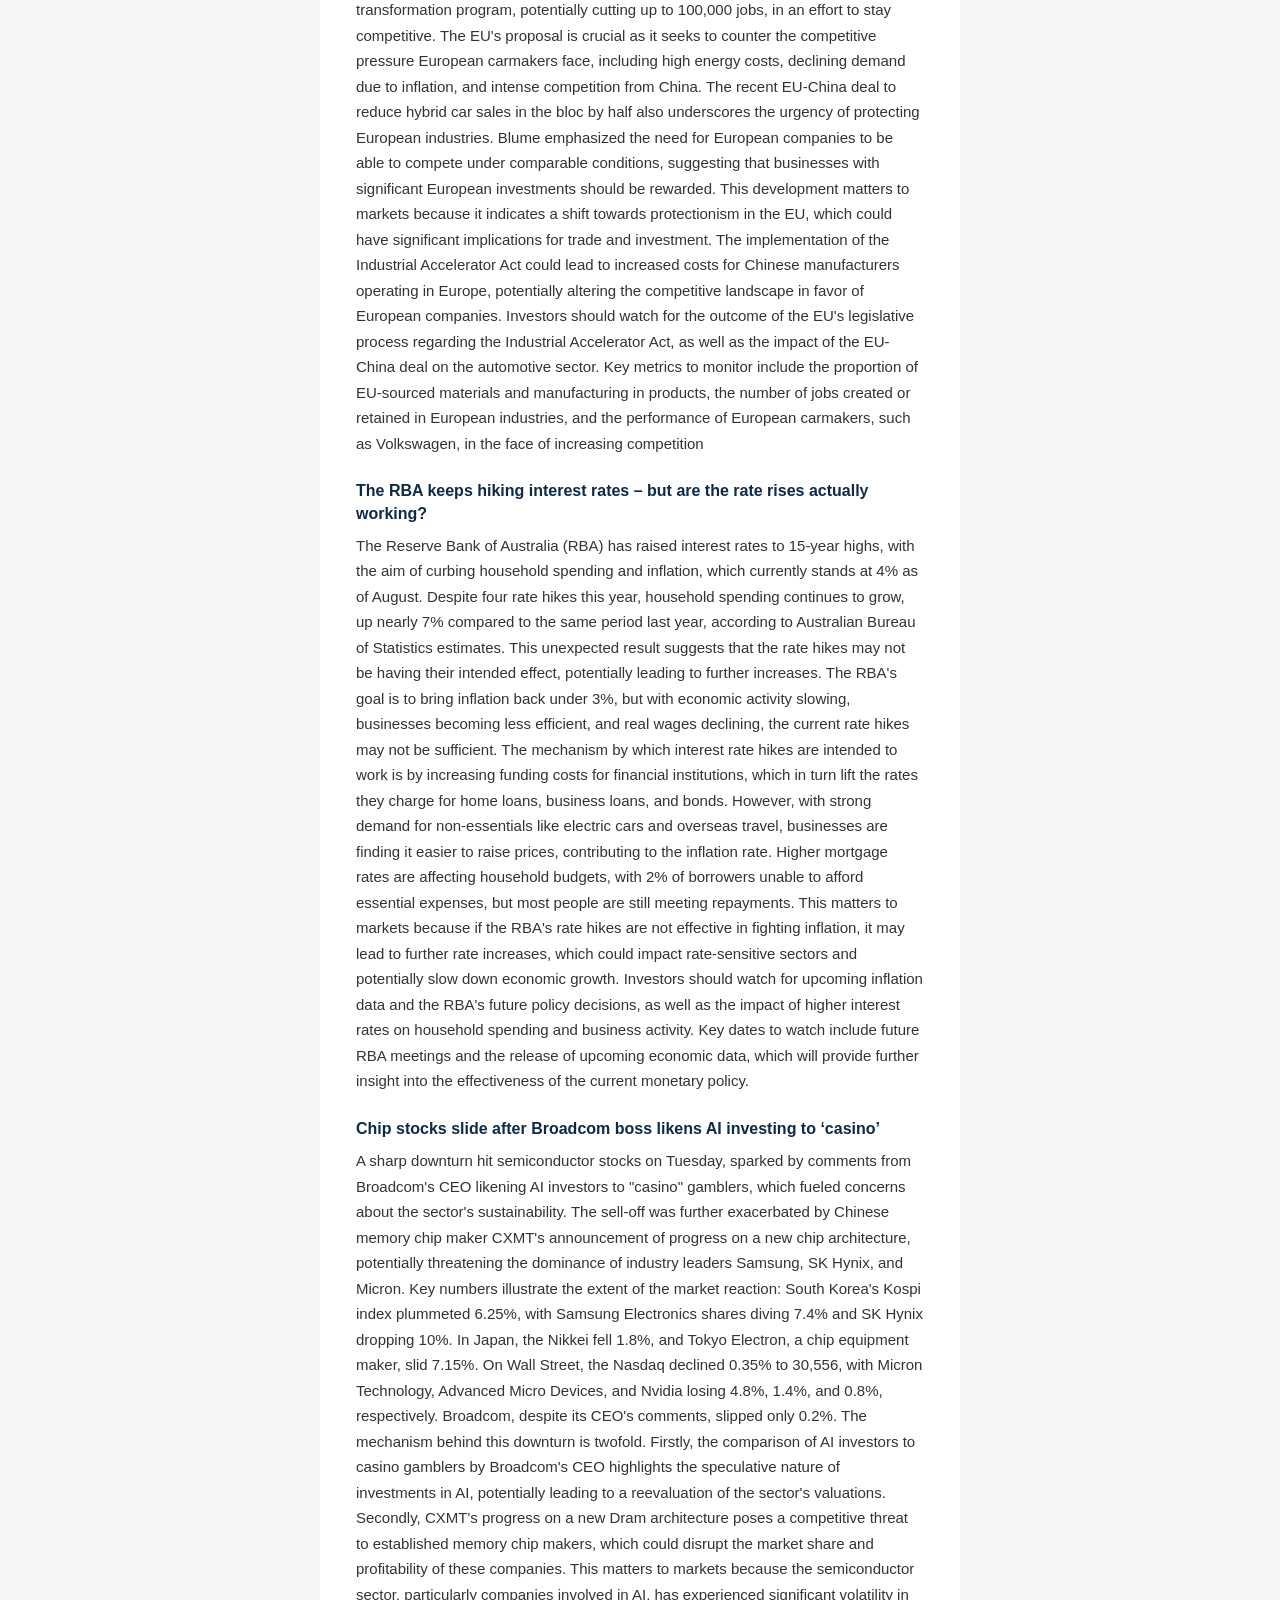
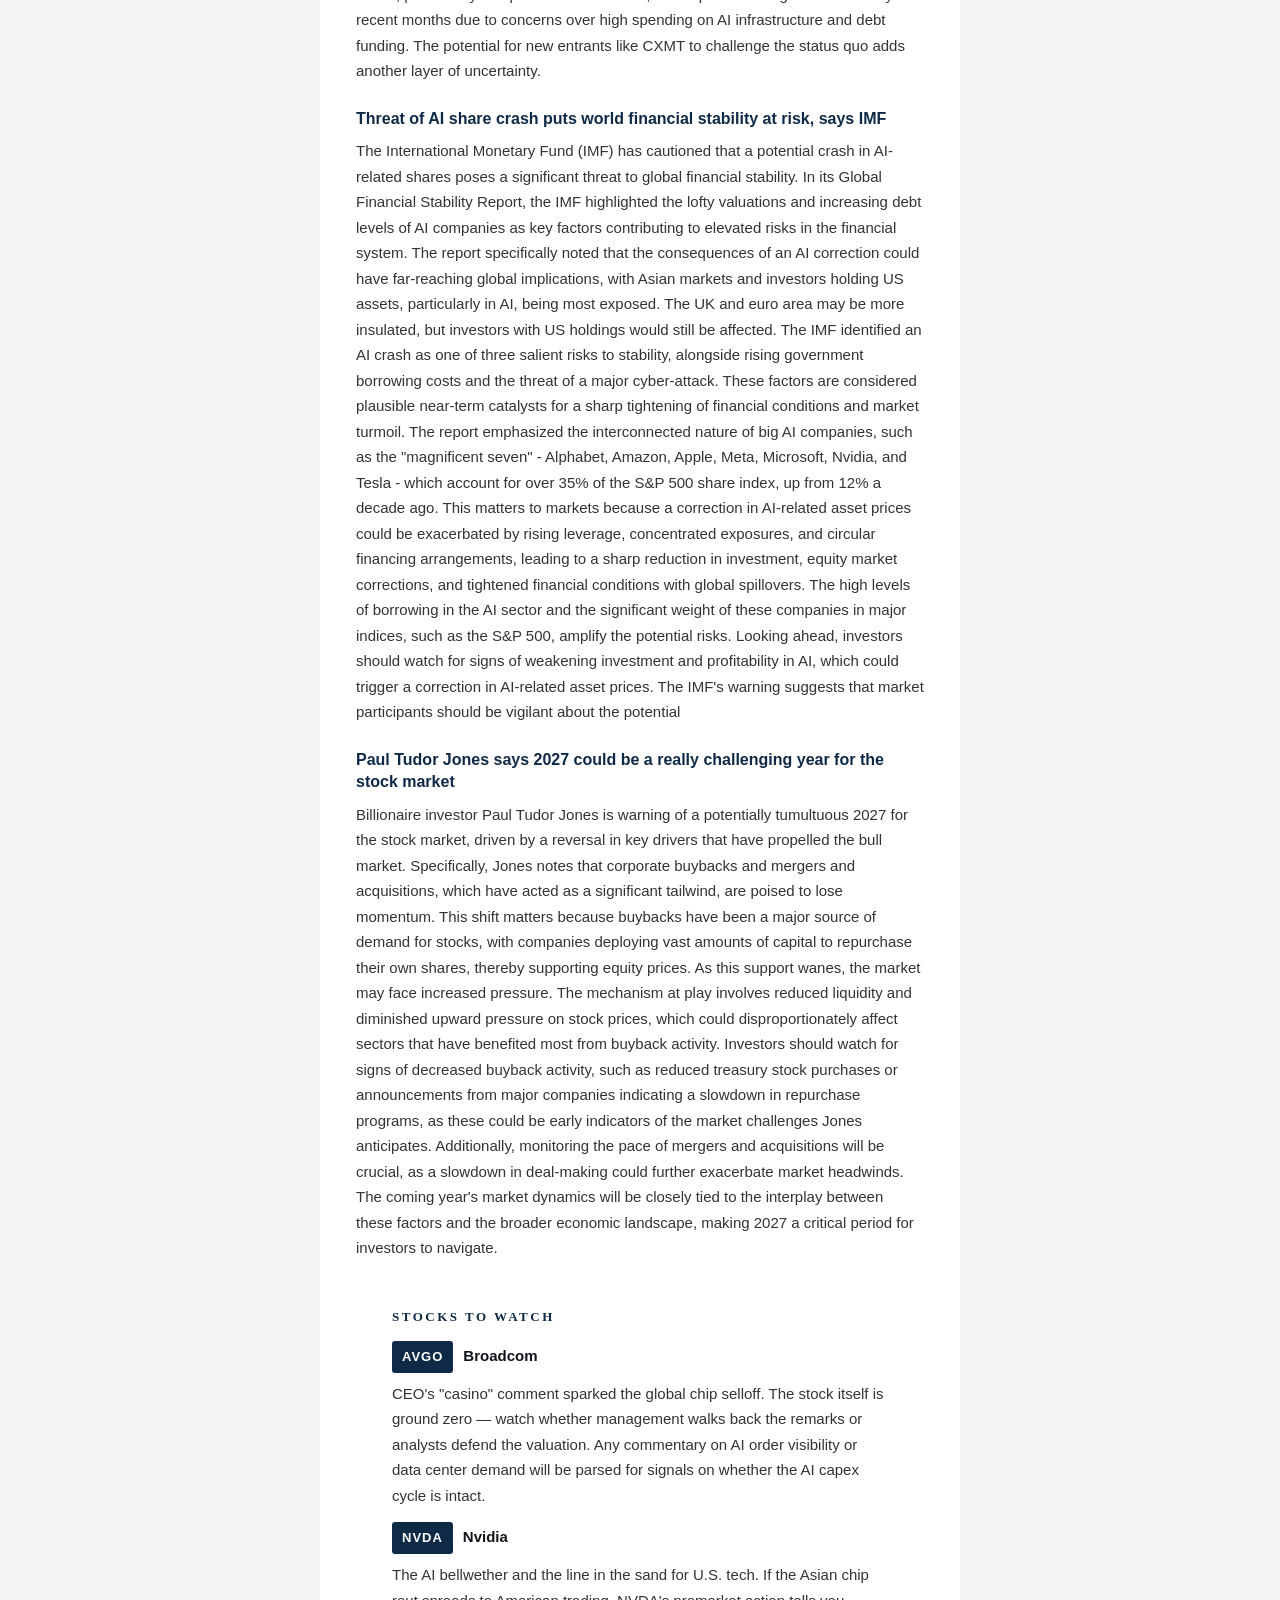
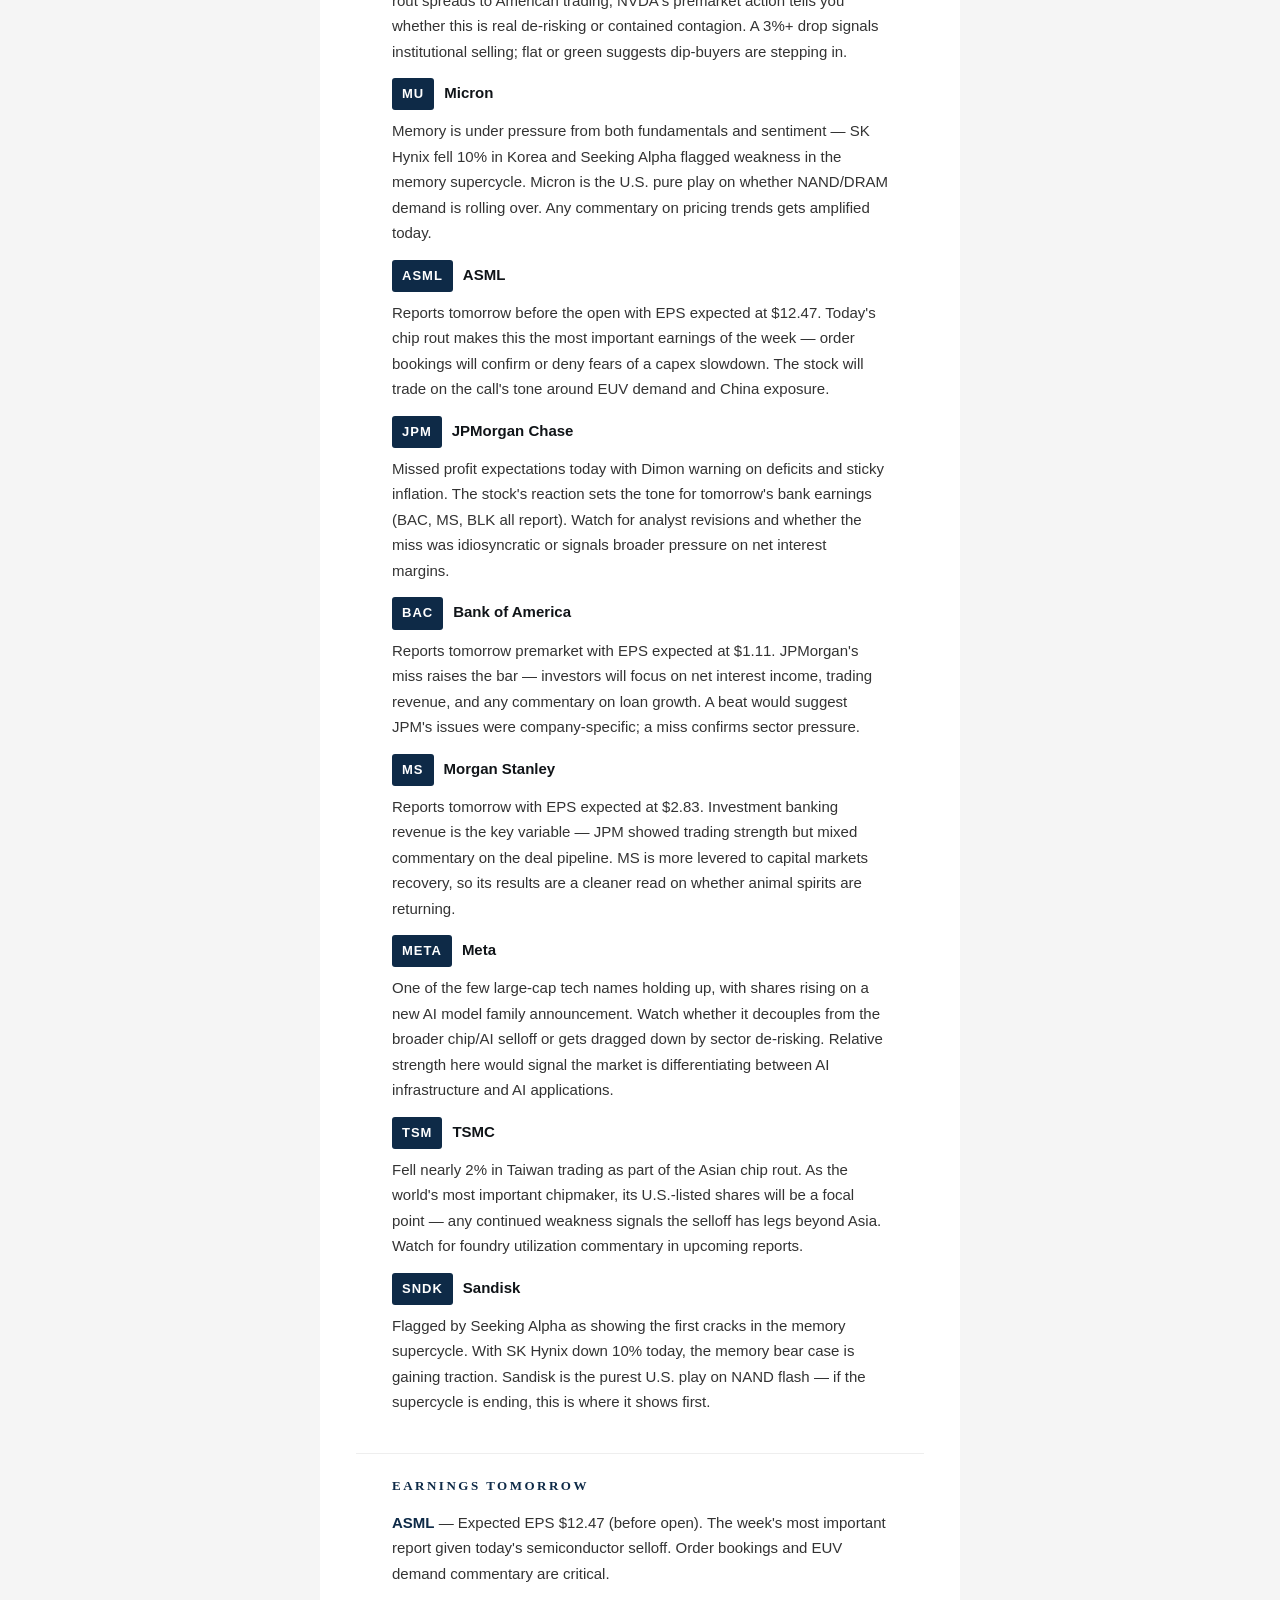
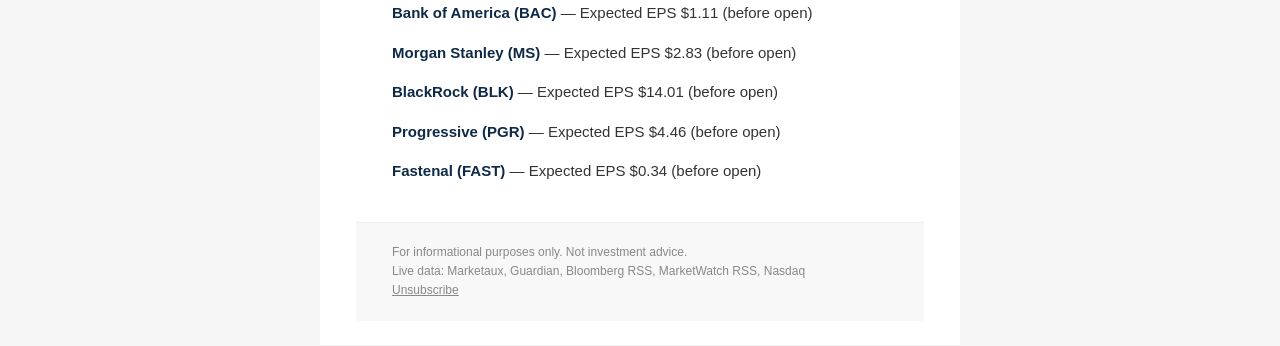
<file: hidden-previews/real-ai-brief.html>
<!DOCTYPE html>
<html lang="en">
<head><meta charset="utf-8"><meta name="viewport" content="width=device-width, initial-scale=1">
<title>Morning Brief October 13, 2026</title>
<style>
  body { margin:0; padding:0; background:#f5f5f5; font-family:-apple-system,'Segoe UI',Roboto,Helvetica,Arial,sans-serif; }
  .wrap { max-width:640px; margin:0 auto; background:#fff; }
  .header { padding:32px 36px 20px; border-bottom:3px solid #0e2a47; }
  .kicker { font-size:12px; letter-spacing:3px; color:#888; font-weight:600; }
  .date { font-size:24px; font-weight:700; color:#0e2a47; margin-top:8px; }
  .section { padding:24px 36px; border-bottom:1px solid #eee; }
  .section-title { font-family:Georgia,serif; font-size:13px; letter-spacing:2.5px; color:#0e2a47; font-weight:bold; margin-bottom:16px; }
  .story { margin-bottom:24px; }
  .headline { font-size:16px; font-weight:700; color:#0e2a47; margin-bottom:8px; line-height:1.4; }
  .summary { font-size:15px; line-height:1.7; color:#333; }
  .item { font-size:15px; line-height:1.7; color:#333; margin-bottom:14px; }
  .item strong { color:#0e2a47; }
  .footer { padding:20px 36px; background:#f8f8f8; font-size:12px; color:#888; line-height:1.6; }
  .test-banner { background:#e8f5e9; padding:12px 36px; font-size:13px; color:#2e7d32; border-bottom:1px solid #c8e6c9; }
  .ticker-badge { display:inline-block; background:#0e2a47; color:#fff; font-size:13px; font-weight:700; letter-spacing:1px; padding:5px 10px; border-radius:3px; }
  .co-name { font-size:15px; font-weight:700; color:#101418; margin-left:10px; }
</style>
</head>
<body>
<div class="wrap">
  <div class="test-banner">✅ REAL AI OUTPUT — Generated October 13, 2026. Stories filtered by pipeline. Summaries by Workers AI (Llama 3.1).</div>

  <div class="header">
    <div class="kicker">MORNING BRIEF</div>
    <div class="date">Tuesday, October 13, 2026</div>
    <div style="font-size:14px;color:#666;margin-top:4px;">Live pipeline data · Marketaux + Guardian + RSS</div>
  </div>

  <div class="section">
    <div class="section-title">BEFORE THE BELL</div>
    <div class="summary">
      Asian markets sold off sharply overnight on AI valuation concerns. South Korea's Kospi plunged 6.25% as semiconductor stocks collapsed — Samsung dropped 7.4%, SK Hynix fell 10% — after Broadcom's CEO compared AI investors to casino gamblers. Japan's Nikkei lost 1.8%, Taiwan fell nearly 2% with TSMC down in sympathy. The IMF's Global Financial Stability Report warned this morning that "the consequences of an AI correction could be global," citing elevated valuations and rising corporate debt as systemic risks. U.S. futures point to a lower open with tech leading declines.<br><br>
      In currencies, the dollar is steady as traders weigh divergent central bank paths. Oil holds near recent levels — Kuwait confirmed production at 2 million barrels per day with capacity to increase output, providing some supply reassurance. The IMF warned that global emergency oil stockpiles are now depleted after six months of strategic releases, leaving less buffer against future supply shocks. Gold is catching a modest safe-haven bid. The 10-year Treasury yield is holding as investors balance AI-driven equity weakness against still-resilient economic data.
    </div>
  </div>

  <div class="section">
    <div class="section-title">TOP NEWS</div>


    <div class='story'>
      <div class='headline'>JPMorgan misses profit expectations as bank boss warns of ‘large fiscal deficits’ and ‘sticky inflation’ - as it happened</div>
      <div class='summary'>JPMorgan's quarterly earnings fell short of expectations, with the bank's CEO warning of looming economic challenges. The bank's profit missed estimates, citing concerns over "large fiscal deficits" and "sticky inflation". This development is significant for markets as it underscores the potential impact of sustained inflation and fiscal imbalances on the financial sector. The warning from JPMorgan's CEO echoes concerns voiced by the International Monetary Fund's economic counsellor, Silvana Tenreyro, who emphasized the importance of narrowing the UK's deficit. Tenreyro advised UK Chancellor John Healey to "stay the course" on repairing public finances, particularly as the UK stands out among G7 countries in having a consolidation plan in place.

The implications of JPMorgan's earnings miss and the IMF's warnings are far-reaching. Investors are closely watching the potential consequences of fiscal deficits and inflation on interest rates and economic growth. The yield on the 10-year Treasury note may be affected, influencing borrowing costs and, in turn, impacting sectors such as real estate and hospitality. For instance, Premier Inn owner Whitbread's CEO, Dominic Paul, has already cited UK tax hikes as a reason for scaling back planned hotel investments.

In the tech sector, the sell-off continues, with chip designers and manufacturers like Nvidia, Micron, and AMD experiencing declines. The Nasdaq, heavily weighted with tech stocks, fell 0.4% at the opening bell, while the S&P 500 remained relatively flat, down 0.02%. This downturn may be attributed to concerns over the potential for inflation to erode profit margins and the impact of fiscal deficits on consumer spending.

Looking ahead, investors should watch for the UK's upcoming budget, where Chancellor Healey is expected to</div>
    </div>


    <div class='story'>
      <div class='headline'>Volkswagen boss backs EU plan to bolster domestic European industry</div>
      <div class='summary'>Volkswagen CEO Oliver Blume has endorsed the EU's Industrial Accelerator Act, also known as "Made in Europe" rules, which aim to bolster the domestic European industry by limiting subsidies and public procurement to products with a significant proportion of EU-sourced materials and manufacturing. This move is a response to the rapid rise of Chinese brands in Europe, particularly in the automotive sector, where lower-priced Chinese manufacturers have triggered a crisis. Blume's support comes as Volkswagen, Germany's largest carmaker, undergoes a major transformation program, potentially cutting up to 100,000 jobs, in an effort to stay competitive.

The EU's proposal is crucial as it seeks to counter the competitive pressure European carmakers face, including high energy costs, declining demand due to inflation, and intense competition from China. The recent EU-China deal to reduce hybrid car sales in the bloc by half also underscores the urgency of protecting European industries. Blume emphasized the need for European companies to be able to compete under comparable conditions, suggesting that businesses with significant European investments should be rewarded.

This development matters to markets because it indicates a shift towards protectionism in the EU, which could have significant implications for trade and investment. The implementation of the Industrial Accelerator Act could lead to increased costs for Chinese manufacturers operating in Europe, potentially altering the competitive landscape in favor of European companies. Investors should watch for the outcome of the EU's legislative process regarding the Industrial Accelerator Act, as well as the impact of the EU-China deal on the automotive sector. Key metrics to monitor include the proportion of EU-sourced materials and manufacturing in products, the number of jobs created or retained in European industries, and the performance of European carmakers, such as Volkswagen, in the face of increasing competition</div>
    </div>


    <div class='story'>
      <div class='headline'>The RBA keeps hiking interest rates – but are the rate rises actually working?</div>
      <div class='summary'>The Reserve Bank of Australia (RBA) has raised interest rates to 15-year highs, with the aim of curbing household spending and inflation, which currently stands at 4% as of August. Despite four rate hikes this year, household spending continues to grow, up nearly 7% compared to the same period last year, according to Australian Bureau of Statistics estimates. This unexpected result suggests that the rate hikes may not be having their intended effect, potentially leading to further increases. The RBA's goal is to bring inflation back under 3%, but with economic activity slowing, businesses becoming less efficient, and real wages declining, the current rate hikes may not be sufficient.

The mechanism by which interest rate hikes are intended to work is by increasing funding costs for financial institutions, which in turn lift the rates they charge for home loans, business loans, and bonds. However, with strong demand for non-essentials like electric cars and overseas travel, businesses are finding it easier to raise prices, contributing to the inflation rate. Higher mortgage rates are affecting household budgets, with 2% of borrowers unable to afford essential expenses, but most people are still meeting repayments.

This matters to markets because if the RBA's rate hikes are not effective in fighting inflation, it may lead to further rate increases, which could impact rate-sensitive sectors and potentially slow down economic growth. Investors should watch for upcoming inflation data and the RBA's future policy decisions, as well as the impact of higher interest rates on household spending and business activity. Key dates to watch include future RBA meetings and the release of upcoming economic data, which will provide further insight into the effectiveness of the current monetary policy.</div>
    </div>


    <div class='story'>
      <div class='headline'>Chip stocks slide after Broadcom boss likens AI investing to ‘casino’</div>
      <div class='summary'>A sharp downturn hit semiconductor stocks on Tuesday, sparked by comments from Broadcom's CEO likening AI investors to "casino" gamblers, which fueled concerns about the sector's sustainability. The sell-off was further exacerbated by Chinese memory chip maker CXMT's announcement of progress on a new chip architecture, potentially threatening the dominance of industry leaders Samsung, SK Hynix, and Micron. 

Key numbers illustrate the extent of the market reaction: South Korea's Kospi index plummeted 6.25%, with Samsung Electronics shares diving 7.4% and SK Hynix dropping 10%. In Japan, the Nikkei fell 1.8%, and Tokyo Electron, a chip equipment maker, slid 7.15%. On Wall Street, the Nasdaq declined 0.35% to 30,556, with Micron Technology, Advanced Micro Devices, and Nvidia losing 4.8%, 1.4%, and 0.8%, respectively. Broadcom, despite its CEO's comments, slipped only 0.2%. 

The mechanism behind this downturn is twofold. Firstly, the comparison of AI investors to casino gamblers by Broadcom's CEO highlights the speculative nature of investments in AI, potentially leading to a reevaluation of the sector's valuations. Secondly, CXMT's progress on a new Dram architecture poses a competitive threat to established memory chip makers, which could disrupt the market share and profitability of these companies.

This matters to markets because the semiconductor sector, particularly companies involved in AI, has experienced significant volatility in recent months due to concerns over high spending on AI infrastructure and debt funding. The potential for new entrants like CXMT to challenge the status quo adds another layer of uncertainty.</div>
    </div>


    <div class='story'>
      <div class='headline'>Threat of AI share crash puts world financial stability at risk, says IMF</div>
      <div class='summary'>The International Monetary Fund (IMF) has cautioned that a potential crash in AI-related shares poses a significant threat to global financial stability. In its Global Financial Stability Report, the IMF highlighted the lofty valuations and increasing debt levels of AI companies as key factors contributing to elevated risks in the financial system. The report specifically noted that the consequences of an AI correction could have far-reaching global implications, with Asian markets and investors holding US assets, particularly in AI, being most exposed. The UK and euro area may be more insulated, but investors with US holdings would still be affected.

The IMF identified an AI crash as one of three salient risks to stability, alongside rising government borrowing costs and the threat of a major cyber-attack. These factors are considered plausible near-term catalysts for a sharp tightening of financial conditions and market turmoil. The report emphasized the interconnected nature of big AI companies, such as the "magnificent seven" - Alphabet, Amazon, Apple, Meta, Microsoft, Nvidia, and Tesla - which account for over 35% of the S&P 500 share index, up from 12% a decade ago.

This matters to markets because a correction in AI-related asset prices could be exacerbated by rising leverage, concentrated exposures, and circular financing arrangements, leading to a sharp reduction in investment, equity market corrections, and tightened financial conditions with global spillovers. The high levels of borrowing in the AI sector and the significant weight of these companies in major indices, such as the S&P 500, amplify the potential risks.

Looking ahead, investors should watch for signs of weakening investment and profitability in AI, which could trigger a correction in AI-related asset prices. The IMF's warning suggests that market participants should be vigilant about the potential</div>
    </div>


    <div class='story'>
      <div class='headline'>Paul Tudor Jones says 2027 could be a really challenging year for the stock market</div>
      <div class='summary'>Billionaire investor Paul Tudor Jones is warning of a potentially tumultuous 2027 for the stock market, driven by a reversal in key drivers that have propelled the bull market. Specifically, Jones notes that corporate buybacks and mergers and acquisitions, which have acted as a significant tailwind, are poised to lose momentum. This shift matters because buybacks have been a major source of demand for stocks, with companies deploying vast amounts of capital to repurchase their own shares, thereby supporting equity prices. As this support wanes, the market may face increased pressure. The mechanism at play involves reduced liquidity and diminished upward pressure on stock prices, which could disproportionately affect sectors that have benefited most from buyback activity. Investors should watch for signs of decreased buyback activity, such as reduced treasury stock purchases or announcements from major companies indicating a slowdown in repurchase programs, as these could be early indicators of the market challenges Jones anticipates. Additionally, monitoring the pace of mergers and acquisitions will be crucial, as a slowdown in deal-making could further exacerbate market headwinds. The coming year's market dynamics will be closely tied to the interplay between these factors and the broader economic landscape, making 2027 a critical period for investors to navigate.</div>
    </div>

  <div class="section">
    <div class="section-title">STOCKS TO WATCH</div>
    <div class="item"><span class="ticker-badge">AVGO</span><span class="co-name">Broadcom</span><div style="margin-top:8px;">CEO's "casino" comment sparked the global chip selloff. The stock itself is ground zero — watch whether management walks back the remarks or analysts defend the valuation. Any commentary on AI order visibility or data center demand will be parsed for signals on whether the AI capex cycle is intact.</div></div>
    <div class="item"><span class="ticker-badge">NVDA</span><span class="co-name">Nvidia</span><div style="margin-top:8px;">The AI bellwether and the line in the sand for U.S. tech. If the Asian chip rout spreads to American trading, NVDA's premarket action tells you whether this is real de-risking or contained contagion. A 3%+ drop signals institutional selling; flat or green suggests dip-buyers are stepping in.</div></div>
    <div class="item"><span class="ticker-badge">MU</span><span class="co-name">Micron</span><div style="margin-top:8px;">Memory is under pressure from both fundamentals and sentiment — SK Hynix fell 10% in Korea and Seeking Alpha flagged weakness in the memory supercycle. Micron is the U.S. pure play on whether NAND/DRAM demand is rolling over. Any commentary on pricing trends gets amplified today.</div></div>
    <div class="item"><span class="ticker-badge">ASML</span><span class="co-name">ASML</span><div style="margin-top:8px;">Reports tomorrow before the open with EPS expected at $12.47. Today's chip rout makes this the most important earnings of the week — order bookings will confirm or deny fears of a capex slowdown. The stock will trade on the call's tone around EUV demand and China exposure.</div></div>
    <div class="item"><span class="ticker-badge">JPM</span><span class="co-name">JPMorgan Chase</span><div style="margin-top:8px;">Missed profit expectations today with Dimon warning on deficits and sticky inflation. The stock's reaction sets the tone for tomorrow's bank earnings (BAC, MS, BLK all report). Watch for analyst revisions and whether the miss was idiosyncratic or signals broader pressure on net interest margins.</div></div>
    <div class="item"><span class="ticker-badge">BAC</span><span class="co-name">Bank of America</span><div style="margin-top:8px;">Reports tomorrow premarket with EPS expected at $1.11. JPMorgan's miss raises the bar — investors will focus on net interest income, trading revenue, and any commentary on loan growth. A beat would suggest JPM's issues were company-specific; a miss confirms sector pressure.</div></div>
    <div class="item"><span class="ticker-badge">MS</span><span class="co-name">Morgan Stanley</span><div style="margin-top:8px;">Reports tomorrow with EPS expected at $2.83. Investment banking revenue is the key variable — JPM showed trading strength but mixed commentary on the deal pipeline. MS is more levered to capital markets recovery, so its results are a cleaner read on whether animal spirits are returning.</div></div>
    <div class="item"><span class="ticker-badge">META</span><span class="co-name">Meta</span><div style="margin-top:8px;">One of the few large-cap tech names holding up, with shares rising on a new AI model family announcement. Watch whether it decouples from the broader chip/AI selloff or gets dragged down by sector de-risking. Relative strength here would signal the market is differentiating between AI infrastructure and AI applications.</div></div>
    <div class="item"><span class="ticker-badge">TSM</span><span class="co-name">TSMC</span><div style="margin-top:8px;">Fell nearly 2% in Taiwan trading as part of the Asian chip rout. As the world's most important chipmaker, its U.S.-listed shares will be a focal point — any continued weakness signals the selloff has legs beyond Asia. Watch for foundry utilization commentary in upcoming reports.</div></div>
    <div class="item"><span class="ticker-badge">SNDK</span><span class="co-name">Sandisk</span><div style="margin-top:8px;">Flagged by Seeking Alpha as showing the first cracks in the memory supercycle. With SK Hynix down 10% today, the memory bear case is gaining traction. Sandisk is the purest U.S. play on NAND flash — if the supercycle is ending, this is where it shows first.</div></div>
  </div>

  <div class="section">
    <div class="section-title">EARNINGS TOMORROW</div>
    <div class="item"><strong>ASML</strong> — Expected EPS $12.47 (before open). The week's most important report given today's semiconductor selloff. Order bookings and EUV demand commentary are critical.</div>
    <div class="item"><strong>Bank of America (BAC)</strong> — Expected EPS $1.11 (before open)</div>
    <div class="item"><strong>Morgan Stanley (MS)</strong> — Expected EPS $2.83 (before open)</div>
    <div class="item"><strong>BlackRock (BLK)</strong> — Expected EPS $14.01 (before open)</div>
    <div class="item"><strong>Progressive (PGR)</strong> — Expected EPS $4.46 (before open)</div>
    <div class="item"><strong>Fastenal (FAST)</strong> — Expected EPS $0.34 (before open)</div>
  </div>

  <div class="footer">
    For informational purposes only. Not investment advice.<br>
    Live data: Marketaux, Guardian, Bloomberg RSS, MarketWatch RSS, Nasdaq<br>
    <a href="#" style="color:#888;">Unsubscribe</a>
  </div>
</div>
</body>
</html>
</file>
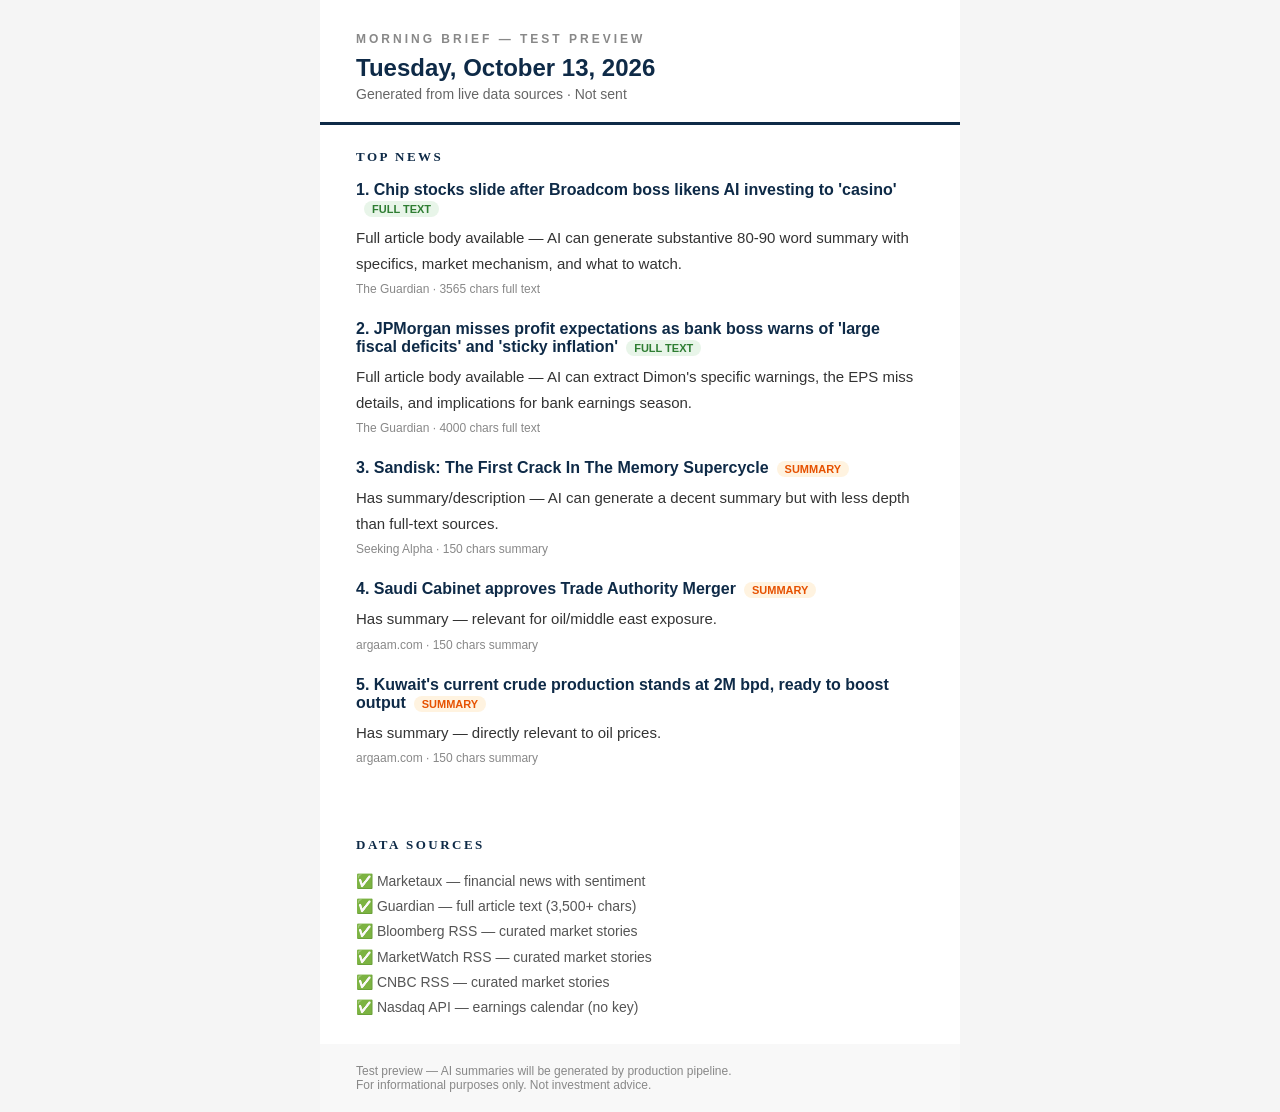
<file: hidden-previews/test-preview.html>
<!DOCTYPE html>
<html>
<head><meta charset="utf-8"><meta name="viewport" content="width=device-width, initial-scale=1">
<title>Morning Brief — Test Preview</title>
<style>
  body { margin:0; padding:0; background:#f5f5f5; font-family:-apple-system,'Segoe UI',Roboto,Helvetica,Arial,sans-serif; }
  .wrap { max-width:640px; margin:0 auto; background:#fff; }
  .header { padding:32px 36px 20px; border-bottom:3px solid #0e2a47; }
  .kicker { font-size:12px; letter-spacing:3px; color:#888; font-weight:600; }
  .date { font-size:24px; font-weight:700; color:#0e2a47; margin-top:8px; }
  .section { padding:24px 36px; }
  .section-title { font-family:Georgia,serif; font-size:13px; letter-spacing:2.5px; color:#0e2a47; font-weight:bold; margin-bottom:16px; }
  .story { margin-bottom:24px; }
  .headline { font-size:16px; font-weight:700; color:#0e2a47; margin-bottom:8px; }
  .summary { font-size:15px; line-height:1.7; color:#333; }
  .meta { font-size:12px; color:#888; margin-top:6px; }
  .content-badge { display:inline-block; font-size:11px; padding:2px 8px; border-radius:10px; margin-left:8px; }
  .full-text { background:#e8f5e9; color:#2e7d32; }
  .summary-only { background:#fff3e0; color:#e65100; }
  .footer { padding:20px 36px; background:#f8f8f8; font-size:12px; color:#888; }
</style>
</head>
<body>
<div class="wrap">
  <div class="header">
    <div class="kicker">MORNING BRIEF — TEST PREVIEW</div>
    <div class="date">Tuesday, October 13, 2026</div>
    <div style="font-size:14px;color:#666;margin-top:4px;">Generated from live data sources · Not sent</div>
  </div>

  <div class="section">
    <div class="section-title">TOP NEWS</div>
    <div id="stories"></div>
  </div>

  <div class="section">
    <div class="section-title">DATA SOURCES</div>
    <div style="font-size:14px;color:#555;line-height:1.8;">
      ✅ Marketaux — financial news with sentiment<br>
      ✅ Guardian — full article text (3,500+ chars)<br>
      ✅ Bloomberg RSS — curated market stories<br>
      ✅ MarketWatch RSS — curated market stories<br>
      ✅ CNBC RSS — curated market stories<br>
      ✅ Nasdaq API — earnings calendar (no key)<br>
    </div>
  </div>

  <div class="footer">
    Test preview — AI summaries will be generated by production pipeline.<br>
    For informational purposes only. Not investment advice.
  </div>
</div>

<script>
const stories = [
  {
    headline: "Chip stocks slide after Broadcom boss likens AI investing to 'casino'",
    source: "The Guardian",
    content: "3565 chars full text",
    type: "full-text",
    summary: "Full article body available — AI can generate substantive 80-90 word summary with specifics, market mechanism, and what to watch."
  },
  {
    headline: "JPMorgan misses profit expectations as bank boss warns of 'large fiscal deficits' and 'sticky inflation'",
    source: "The Guardian",
    content: "4000 chars full text",
    type: "full-text",
    summary: "Full article body available — AI can extract Dimon's specific warnings, the EPS miss details, and implications for bank earnings season."
  },
  {
    headline: "Sandisk: The First Crack In The Memory Supercycle",
    source: "Seeking Alpha",
    content: "150 chars summary",
    type: "summary-only",
    summary: "Has summary/description — AI can generate a decent summary but with less depth than full-text sources."
  },
  {
    headline: "Saudi Cabinet approves Trade Authority Merger",
    source: "argaam.com",
    content: "150 chars summary",
    type: "summary-only",
    summary: "Has summary — relevant for oil/middle east exposure."
  },
  {
    headline: "Kuwait's current crude production stands at 2M bpd, ready to boost output",
    source: "argaam.com",
    content: "150 chars summary",
    type: "summary-only",
    summary: "Has summary — directly relevant to oil prices."
  }
];

const container = document.getElementById('stories');
stories.forEach((s, i) => {
  const badge = s.type === 'full-text'
    ? '<span class="content-badge full-text">FULL TEXT</span>'
    : '<span class="content-badge summary-only">SUMMARY</span>';
  container.innerHTML += `
    <div class="story">
      <div class="headline">${i+1}. ${s.headline}${badge}</div>
      <div class="summary">${s.summary}</div>
      <div class="meta">${s.source} · ${s.content}</div>
    </div>
  `;
});
</script>
</body>
</html>
</file>
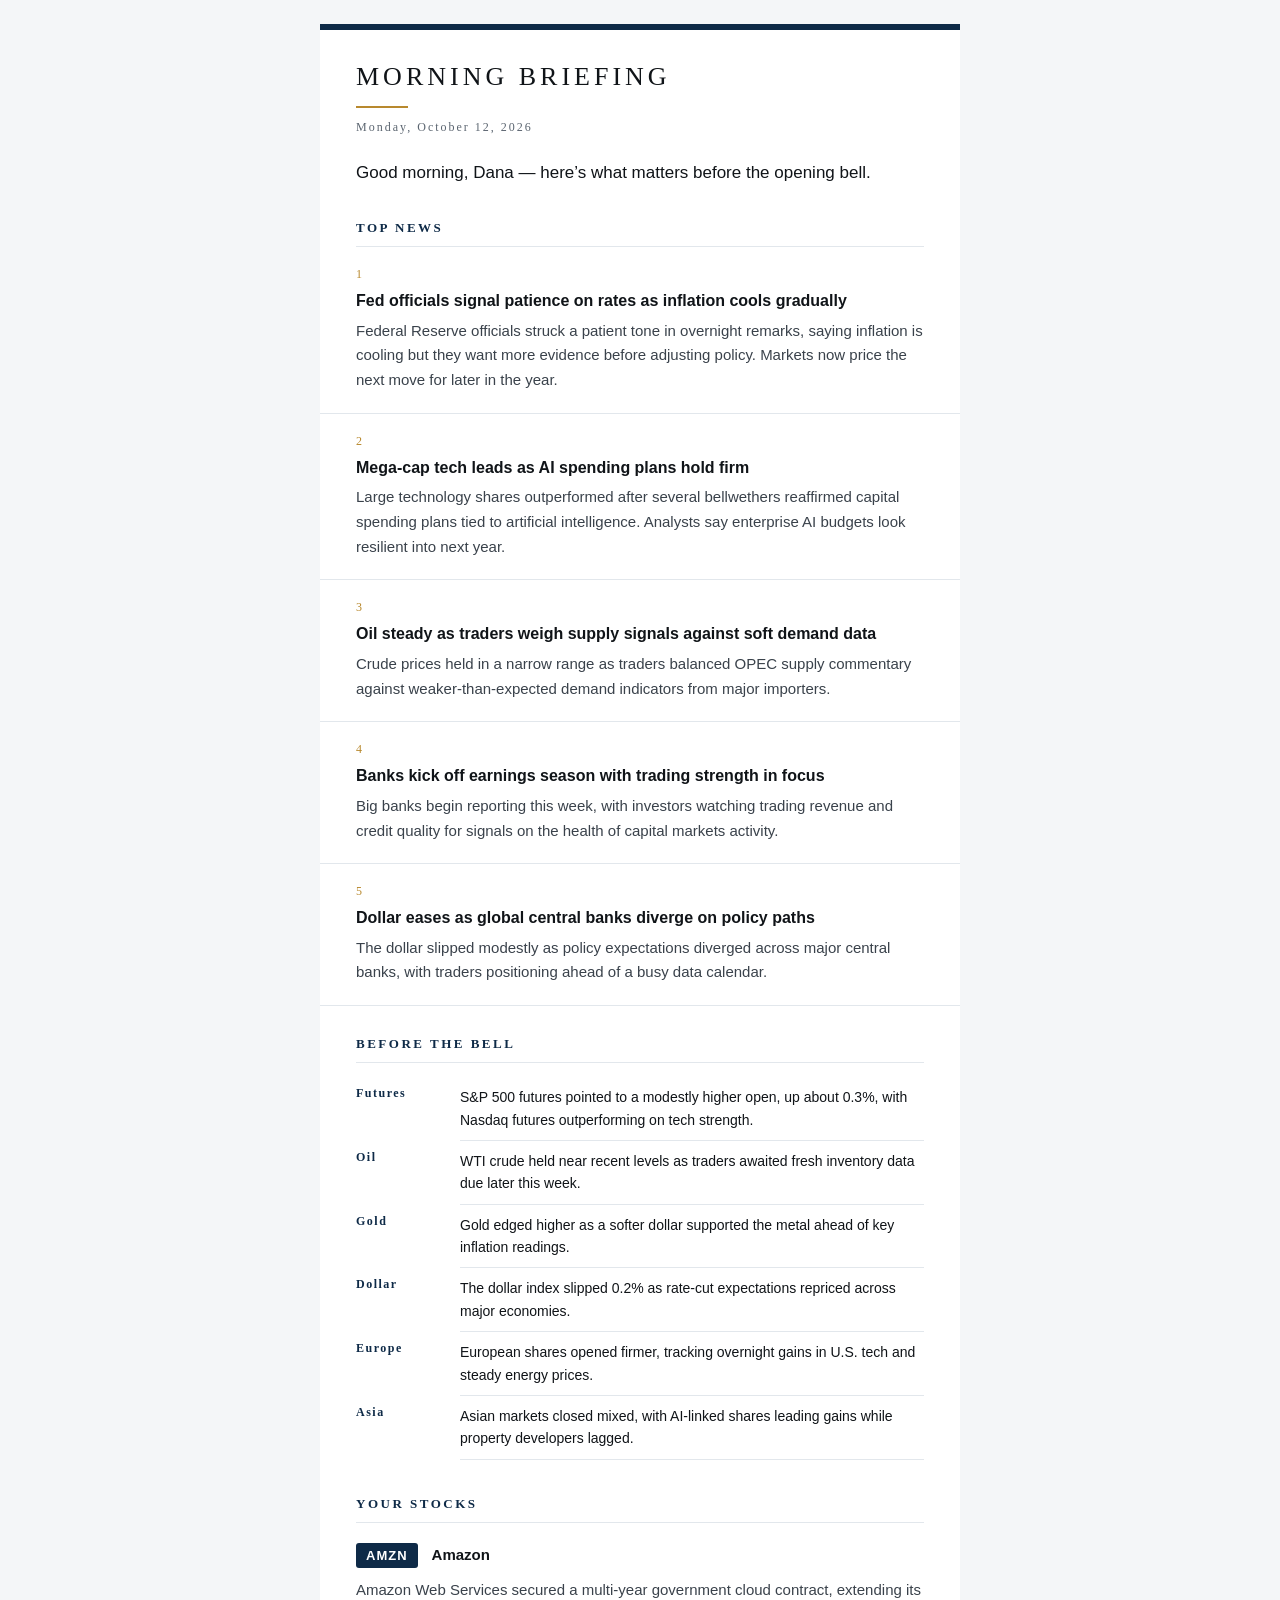
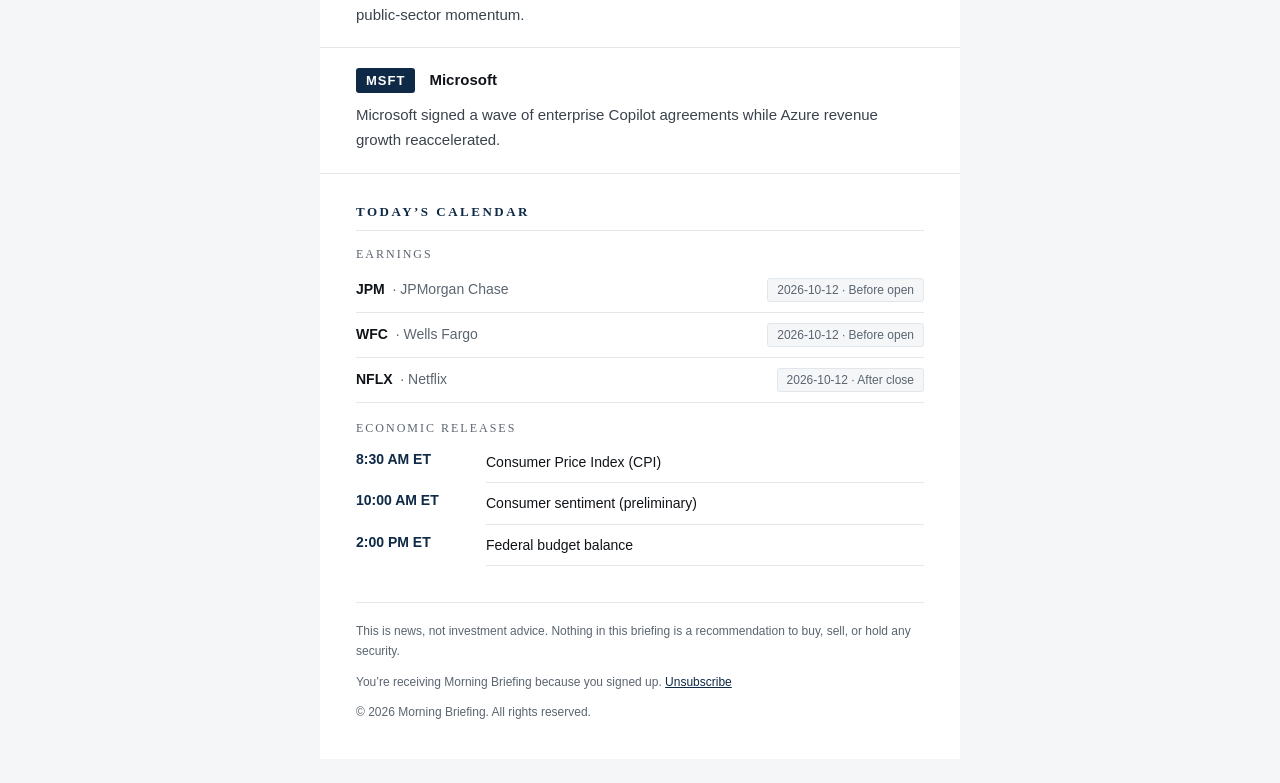
<file: pipeline/outbox/dana-example-com.html>
<!DOCTYPE html>
<html lang="en" xmlns="http://www.w3.org/1999/xhtml">
<head>
<meta charset="utf-8">
<meta name="viewport" content="width=device-width, initial-scale=1.0">
<meta http-equiv="X-UA-Compatible" content="IE=edge">
<title>Morning Briefing</title>

<style>
@media only screen and (max-width: 480px) {
  .email-outer { padding: 12px 6px !important; }
  .email-pad   { padding-left: 20px !important; padding-right: 20px !important; }
  .wordmark    { font-size: 20px !important; letter-spacing: 3px !important; }
  .headline    { font-size: 15px !important; }
  .greeting    { font-size: 16px !important; }
  .bb-label    { font-size: 11px !important; }
}
</style>
</head>
<body style="margin:0;padding:0;word-spacing:normal;background-color:#f4f6f8;">

<div style="display:none;font-size:1px;line-height:1px;max-height:0;max-width:0;opacity:0;overflow:hidden;mso-hide:all;">News on AMZN, MSFT · futures, today&#39;s calendar — Monday, October 12, 2026</div>

<table role="presentation" width="100%" cellpadding="0" cellspacing="0" border="0" style="background-color:#f4f6f8;">
<tr>
<td class="email-outer" align="center" style="padding:24px 12px;">

<div style="max-width:640px;margin:0 auto;">
<table role="presentation" width="100%" cellpadding="0" cellspacing="0" border="0" style="background-color:#ffffff;">


<tr>
<td style="background-color:#0e2a47;font-size:0;line-height:0;height:6px;">&nbsp;</td>
</tr>


<tr>
<td class="email-pad" style="padding:32px 36px 6px 36px;">
<div class="wordmark" style="font-family:Georgia,'Times New Roman',serif;font-size:26px;letter-spacing:4px;color:#101418;font-weight:normal;">MORNING BRIEFING</div>
<div style="width:52px;height:2px;background-color:#b8892e;margin:14px 0 12px 0;font-size:0;line-height:0;">&nbsp;</div>
<div style="font-family:Georgia,'Times New Roman',serif;font-size:12px;letter-spacing:2px;color:#5b6570;">Monday, October 12, 2026</div>
</td>
</tr>


<tr>
<td class="email-pad" style="padding:18px 36px 4px 36px;">
<div class="greeting" style="font-family:-apple-system,'Segoe UI',Roboto,Helvetica,Arial,sans-serif;font-size:17px;line-height:1.6;color:#101418;">Good morning, Dana &mdash; here&rsquo;s what matters before the opening bell.</div>
</td>
</tr>


<tr>
<td class="email-pad" style="padding:30px 36px 0 36px;">
<div style="font-family:Georgia,'Times New Roman',serif;font-size:13px;letter-spacing:2.5px;color:#0e2a47;font-weight:bold;">TOP NEWS</div>
<div style="height:1px;background-color:#e2e7ec;margin:10px 0 0 0;font-size:0;line-height:0;">&nbsp;</div>
</td>
</tr>

<tr>
<td class="email-pad" style="padding:20px 36px 20px 36px;border-bottom:1px solid #e2e7ec;">
<div style="font-family:Georgia,'Times New Roman',serif;font-size:12px;letter-spacing:2px;color:#b8892e;margin-bottom:8px;">1</div>
<div class="headline" style="font-family:-apple-system,'Segoe UI',Roboto,Helvetica,Arial,sans-serif;font-size:16px;font-weight:700;line-height:1.4;color:#101418;margin-bottom:6px;">Fed officials signal patience on rates as inflation cools gradually</div>
<div style="font-family:-apple-system,'Segoe UI',Roboto,Helvetica,Arial,sans-serif;font-size:15px;line-height:1.65;color:#3a424b;">Federal Reserve officials struck a patient tone in overnight remarks, saying inflation is cooling but they want more evidence before adjusting policy. Markets now price the next move for later in the year.</div>
</td>
</tr>

<tr>
<td class="email-pad" style="padding:20px 36px 20px 36px;border-bottom:1px solid #e2e7ec;">
<div style="font-family:Georgia,'Times New Roman',serif;font-size:12px;letter-spacing:2px;color:#b8892e;margin-bottom:8px;">2</div>
<div class="headline" style="font-family:-apple-system,'Segoe UI',Roboto,Helvetica,Arial,sans-serif;font-size:16px;font-weight:700;line-height:1.4;color:#101418;margin-bottom:6px;">Mega-cap tech leads as AI spending plans hold firm</div>
<div style="font-family:-apple-system,'Segoe UI',Roboto,Helvetica,Arial,sans-serif;font-size:15px;line-height:1.65;color:#3a424b;">Large technology shares outperformed after several bellwethers reaffirmed capital spending plans tied to artificial intelligence. Analysts say enterprise AI budgets look resilient into next year.</div>
</td>
</tr>

<tr>
<td class="email-pad" style="padding:20px 36px 20px 36px;border-bottom:1px solid #e2e7ec;">
<div style="font-family:Georgia,'Times New Roman',serif;font-size:12px;letter-spacing:2px;color:#b8892e;margin-bottom:8px;">3</div>
<div class="headline" style="font-family:-apple-system,'Segoe UI',Roboto,Helvetica,Arial,sans-serif;font-size:16px;font-weight:700;line-height:1.4;color:#101418;margin-bottom:6px;">Oil steady as traders weigh supply signals against soft demand data</div>
<div style="font-family:-apple-system,'Segoe UI',Roboto,Helvetica,Arial,sans-serif;font-size:15px;line-height:1.65;color:#3a424b;">Crude prices held in a narrow range as traders balanced OPEC supply commentary against weaker-than-expected demand indicators from major importers.</div>
</td>
</tr>

<tr>
<td class="email-pad" style="padding:20px 36px 20px 36px;border-bottom:1px solid #e2e7ec;">
<div style="font-family:Georgia,'Times New Roman',serif;font-size:12px;letter-spacing:2px;color:#b8892e;margin-bottom:8px;">4</div>
<div class="headline" style="font-family:-apple-system,'Segoe UI',Roboto,Helvetica,Arial,sans-serif;font-size:16px;font-weight:700;line-height:1.4;color:#101418;margin-bottom:6px;">Banks kick off earnings season with trading strength in focus</div>
<div style="font-family:-apple-system,'Segoe UI',Roboto,Helvetica,Arial,sans-serif;font-size:15px;line-height:1.65;color:#3a424b;">Big banks begin reporting this week, with investors watching trading revenue and credit quality for signals on the health of capital markets activity.</div>
</td>
</tr>

<tr>
<td class="email-pad" style="padding:20px 36px 20px 36px;border-bottom:1px solid #e2e7ec;">
<div style="font-family:Georgia,'Times New Roman',serif;font-size:12px;letter-spacing:2px;color:#b8892e;margin-bottom:8px;">5</div>
<div class="headline" style="font-family:-apple-system,'Segoe UI',Roboto,Helvetica,Arial,sans-serif;font-size:16px;font-weight:700;line-height:1.4;color:#101418;margin-bottom:6px;">Dollar eases as global central banks diverge on policy paths</div>
<div style="font-family:-apple-system,'Segoe UI',Roboto,Helvetica,Arial,sans-serif;font-size:15px;line-height:1.65;color:#3a424b;">The dollar slipped modestly as policy expectations diverged across major central banks, with traders positioning ahead of a busy data calendar.</div>
</td>
</tr>



<tr>
<td class="email-pad" style="padding:30px 36px 0 36px;">
<div style="font-family:Georgia,'Times New Roman',serif;font-size:13px;letter-spacing:2.5px;color:#0e2a47;font-weight:bold;">BEFORE THE BELL</div>
<div style="height:1px;background-color:#e2e7ec;margin:10px 0 0 0;font-size:0;line-height:0;">&nbsp;</div>
</td>
</tr>
<tr>
<td class="email-pad" style="padding:14px 36px 6px 36px;">
<table role="presentation" width="100%" cellpadding="0" cellspacing="0" border="0">

<tr>
<td class="bb-label" valign="top" width="92" style="padding:9px 12px 9px 0;font-family:Georgia,'Times New Roman',serif;font-size:12px;letter-spacing:1.5px;color:#0e2a47;font-weight:bold;white-space:nowrap;vertical-align:top;">Futures</td>
<td valign="top" style="padding:9px 0 9px 0;font-family:-apple-system,'Segoe UI',Roboto,Helvetica,Arial,sans-serif;font-size:14px;line-height:1.6;color:#101418;vertical-align:top;border-bottom:1px solid #e2e7ec;">S&amp;P 500 futures pointed to a modestly higher open, up about 0.3%, with Nasdaq futures outperforming on tech strength.</td>
</tr>

<tr>
<td class="bb-label" valign="top" width="92" style="padding:9px 12px 9px 0;font-family:Georgia,'Times New Roman',serif;font-size:12px;letter-spacing:1.5px;color:#0e2a47;font-weight:bold;white-space:nowrap;vertical-align:top;">Oil</td>
<td valign="top" style="padding:9px 0 9px 0;font-family:-apple-system,'Segoe UI',Roboto,Helvetica,Arial,sans-serif;font-size:14px;line-height:1.6;color:#101418;vertical-align:top;border-bottom:1px solid #e2e7ec;">WTI crude held near recent levels as traders awaited fresh inventory data due later this week.</td>
</tr>

<tr>
<td class="bb-label" valign="top" width="92" style="padding:9px 12px 9px 0;font-family:Georgia,'Times New Roman',serif;font-size:12px;letter-spacing:1.5px;color:#0e2a47;font-weight:bold;white-space:nowrap;vertical-align:top;">Gold</td>
<td valign="top" style="padding:9px 0 9px 0;font-family:-apple-system,'Segoe UI',Roboto,Helvetica,Arial,sans-serif;font-size:14px;line-height:1.6;color:#101418;vertical-align:top;border-bottom:1px solid #e2e7ec;">Gold edged higher as a softer dollar supported the metal ahead of key inflation readings.</td>
</tr>

<tr>
<td class="bb-label" valign="top" width="92" style="padding:9px 12px 9px 0;font-family:Georgia,'Times New Roman',serif;font-size:12px;letter-spacing:1.5px;color:#0e2a47;font-weight:bold;white-space:nowrap;vertical-align:top;">Dollar</td>
<td valign="top" style="padding:9px 0 9px 0;font-family:-apple-system,'Segoe UI',Roboto,Helvetica,Arial,sans-serif;font-size:14px;line-height:1.6;color:#101418;vertical-align:top;border-bottom:1px solid #e2e7ec;">The dollar index slipped 0.2% as rate-cut expectations repriced across major economies.</td>
</tr>

<tr>
<td class="bb-label" valign="top" width="92" style="padding:9px 12px 9px 0;font-family:Georgia,'Times New Roman',serif;font-size:12px;letter-spacing:1.5px;color:#0e2a47;font-weight:bold;white-space:nowrap;vertical-align:top;">Europe</td>
<td valign="top" style="padding:9px 0 9px 0;font-family:-apple-system,'Segoe UI',Roboto,Helvetica,Arial,sans-serif;font-size:14px;line-height:1.6;color:#101418;vertical-align:top;border-bottom:1px solid #e2e7ec;">European shares opened firmer, tracking overnight gains in U.S. tech and steady energy prices.</td>
</tr>

<tr>
<td class="bb-label" valign="top" width="92" style="padding:9px 12px 9px 0;font-family:Georgia,'Times New Roman',serif;font-size:12px;letter-spacing:1.5px;color:#0e2a47;font-weight:bold;white-space:nowrap;vertical-align:top;">Asia</td>
<td valign="top" style="padding:9px 0 9px 0;font-family:-apple-system,'Segoe UI',Roboto,Helvetica,Arial,sans-serif;font-size:14px;line-height:1.6;color:#101418;vertical-align:top;border-bottom:1px solid #e2e7ec;">Asian markets closed mixed, with AI-linked shares leading gains while property developers lagged.</td>
</tr>

</table>
</td>
</tr>


<tr>
<td class="email-pad" style="padding:30px 36px 0 36px;">
<div style="font-family:Georgia,'Times New Roman',serif;font-size:13px;letter-spacing:2.5px;color:#0e2a47;font-weight:bold;">YOUR STOCKS</div>
<div style="height:1px;background-color:#e2e7ec;margin:10px 0 0 0;font-size:0;line-height:0;">&nbsp;</div>
</td>
</tr>

<tr>
<td class="email-pad" style="padding:20px 36px 20px 36px;border-bottom:1px solid #e2e7ec;">
<div style="margin-bottom:10px;">
<span style="display:inline-block;background-color:#0e2a47;color:#ffffff;font-family:-apple-system,'Segoe UI',Roboto,Helvetica,Arial,sans-serif;font-size:13px;font-weight:700;letter-spacing:1px;padding:5px 10px;border-radius:3px;">AMZN</span>
<span style="font-family:-apple-system,'Segoe UI',Roboto,Helvetica,Arial,sans-serif;font-size:15px;font-weight:700;color:#101418;margin-left:10px;">Amazon</span>
</div>
<div style="font-family:-apple-system,'Segoe UI',Roboto,Helvetica,Arial,sans-serif;font-size:15px;line-height:1.65;color:#3a424b;">Amazon Web Services secured a multi-year government cloud contract, extending its public-sector momentum.</div>
</td>
</tr>

<tr>
<td class="email-pad" style="padding:20px 36px 20px 36px;border-bottom:1px solid #e2e7ec;">
<div style="margin-bottom:10px;">
<span style="display:inline-block;background-color:#0e2a47;color:#ffffff;font-family:-apple-system,'Segoe UI',Roboto,Helvetica,Arial,sans-serif;font-size:13px;font-weight:700;letter-spacing:1px;padding:5px 10px;border-radius:3px;">MSFT</span>
<span style="font-family:-apple-system,'Segoe UI',Roboto,Helvetica,Arial,sans-serif;font-size:15px;font-weight:700;color:#101418;margin-left:10px;">Microsoft</span>
</div>
<div style="font-family:-apple-system,'Segoe UI',Roboto,Helvetica,Arial,sans-serif;font-size:15px;line-height:1.65;color:#3a424b;">Microsoft signed a wave of enterprise Copilot agreements while Azure revenue growth reaccelerated.</div>
</td>
</tr>



<tr>
<td class="email-pad" style="padding:30px 36px 0 36px;">
<div style="font-family:Georgia,'Times New Roman',serif;font-size:13px;letter-spacing:2.5px;color:#0e2a47;font-weight:bold;">TODAY&rsquo;S CALENDAR</div>
<div style="height:1px;background-color:#e2e7ec;margin:10px 0 0 0;font-size:0;line-height:0;">&nbsp;</div>
</td>
</tr>
<tr>
<td class="email-pad" style="padding:16px 36px 4px 36px;">
<div style="font-family:Georgia,'Times New Roman',serif;font-size:12px;letter-spacing:2px;color:#5b6570;margin-bottom:6px;">EARNINGS</div>
<table role="presentation" width="100%" cellpadding="0" cellspacing="0" border="0">

<tr>
<td valign="middle" style="padding:10px 0;border-bottom:1px solid #e2e7ec;font-family:-apple-system,'Segoe UI',Roboto,Helvetica,Arial,sans-serif;font-size:14px;line-height:1.5;color:#101418;">
<span style="font-weight:700;">JPM</span>
<span style="color:#5b6570;">&nbsp;&middot;&nbsp;JPMorgan Chase</span>
</td>
<td valign="middle" align="right" style="padding:10px 0 10px 12px;border-bottom:1px solid #e2e7ec;white-space:nowrap;">
<span style="display:inline-block;background-color:#f4f6f8;border:1px solid #e2e7ec;border-radius:3px;font-family:-apple-system,'Segoe UI',Roboto,Helvetica,Arial,sans-serif;font-size:12px;color:#5b6570;padding:4px 9px;">2026-10-12 · Before open</span>
</td>
</tr>

<tr>
<td valign="middle" style="padding:10px 0;border-bottom:1px solid #e2e7ec;font-family:-apple-system,'Segoe UI',Roboto,Helvetica,Arial,sans-serif;font-size:14px;line-height:1.5;color:#101418;">
<span style="font-weight:700;">WFC</span>
<span style="color:#5b6570;">&nbsp;&middot;&nbsp;Wells Fargo</span>
</td>
<td valign="middle" align="right" style="padding:10px 0 10px 12px;border-bottom:1px solid #e2e7ec;white-space:nowrap;">
<span style="display:inline-block;background-color:#f4f6f8;border:1px solid #e2e7ec;border-radius:3px;font-family:-apple-system,'Segoe UI',Roboto,Helvetica,Arial,sans-serif;font-size:12px;color:#5b6570;padding:4px 9px;">2026-10-12 · Before open</span>
</td>
</tr>

<tr>
<td valign="middle" style="padding:10px 0;border-bottom:1px solid #e2e7ec;font-family:-apple-system,'Segoe UI',Roboto,Helvetica,Arial,sans-serif;font-size:14px;line-height:1.5;color:#101418;">
<span style="font-weight:700;">NFLX</span>
<span style="color:#5b6570;">&nbsp;&middot;&nbsp;Netflix</span>
</td>
<td valign="middle" align="right" style="padding:10px 0 10px 12px;border-bottom:1px solid #e2e7ec;white-space:nowrap;">
<span style="display:inline-block;background-color:#f4f6f8;border:1px solid #e2e7ec;border-radius:3px;font-family:-apple-system,'Segoe UI',Roboto,Helvetica,Arial,sans-serif;font-size:12px;color:#5b6570;padding:4px 9px;">2026-10-12 · After close</span>
</td>
</tr>

</table>
</td>
</tr>
<tr>
<td class="email-pad" style="padding:14px 36px 10px 36px;">
<div style="font-family:Georgia,'Times New Roman',serif;font-size:12px;letter-spacing:2px;color:#5b6570;margin-bottom:6px;">ECONOMIC RELEASES</div>
<table role="presentation" width="100%" cellpadding="0" cellspacing="0" border="0">

<tr>
<td valign="top" width="118" style="padding:9px 12px 9px 0;font-family:-apple-system,'Segoe UI',Roboto,Helvetica,Arial,sans-serif;font-size:14px;font-weight:700;color:#0e2a47;white-space:nowrap;vertical-align:top;">8:30 AM ET</td>
<td valign="top" style="padding:9px 0;font-family:-apple-system,'Segoe UI',Roboto,Helvetica,Arial,sans-serif;font-size:14px;line-height:1.6;color:#101418;vertical-align:top;border-bottom:1px solid #e2e7ec;">Consumer Price Index (CPI)</td>
</tr>

<tr>
<td valign="top" width="118" style="padding:9px 12px 9px 0;font-family:-apple-system,'Segoe UI',Roboto,Helvetica,Arial,sans-serif;font-size:14px;font-weight:700;color:#0e2a47;white-space:nowrap;vertical-align:top;">10:00 AM ET</td>
<td valign="top" style="padding:9px 0;font-family:-apple-system,'Segoe UI',Roboto,Helvetica,Arial,sans-serif;font-size:14px;line-height:1.6;color:#101418;vertical-align:top;border-bottom:1px solid #e2e7ec;">Consumer sentiment (preliminary)</td>
</tr>

<tr>
<td valign="top" width="118" style="padding:9px 12px 9px 0;font-family:-apple-system,'Segoe UI',Roboto,Helvetica,Arial,sans-serif;font-size:14px;font-weight:700;color:#0e2a47;white-space:nowrap;vertical-align:top;">2:00 PM ET</td>
<td valign="top" style="padding:9px 0;font-family:-apple-system,'Segoe UI',Roboto,Helvetica,Arial,sans-serif;font-size:14px;line-height:1.6;color:#101418;vertical-align:top;border-bottom:1px solid #e2e7ec;">Federal budget balance</td>
</tr>

</table>
</td>
</tr>


<tr>
<td class="email-pad" style="padding:26px 36px 36px 36px;">
<div style="height:1px;background-color:#e2e7ec;margin:0 0 18px 0;font-size:0;line-height:0;">&nbsp;</div>
<div style="font-family:-apple-system,'Segoe UI',Roboto,Helvetica,Arial,sans-serif;font-size:12px;line-height:1.7;color:#5b6570;margin-bottom:10px;">This is news, not investment advice. Nothing in this briefing is a recommendation to buy, sell, or hold any security.</div>
<div style="font-family:-apple-system,'Segoe UI',Roboto,Helvetica,Arial,sans-serif;font-size:12px;line-height:1.7;color:#5b6570;margin-bottom:10px;">You&rsquo;re receiving Morning Briefing because you signed up. <a href="http://localhost:8080/api/unsubscribe?token=dS1kYW5h.I-B3kn1aIcEDqU2rr_X1BXU9O-dY0Z841wOadekG_RI" style="color:#0e2a47;text-decoration:underline;">Unsubscribe</a></div>
<div style="font-family:-apple-system,'Segoe UI',Roboto,Helvetica,Arial,sans-serif;font-size:12px;line-height:1.7;color:#5b6570;">&copy; 2026 Morning Briefing. All rights reserved.</div>
</td>
</tr>

</table>
</div>

</td>
</tr>
</table>
</body>
</html>
</file>
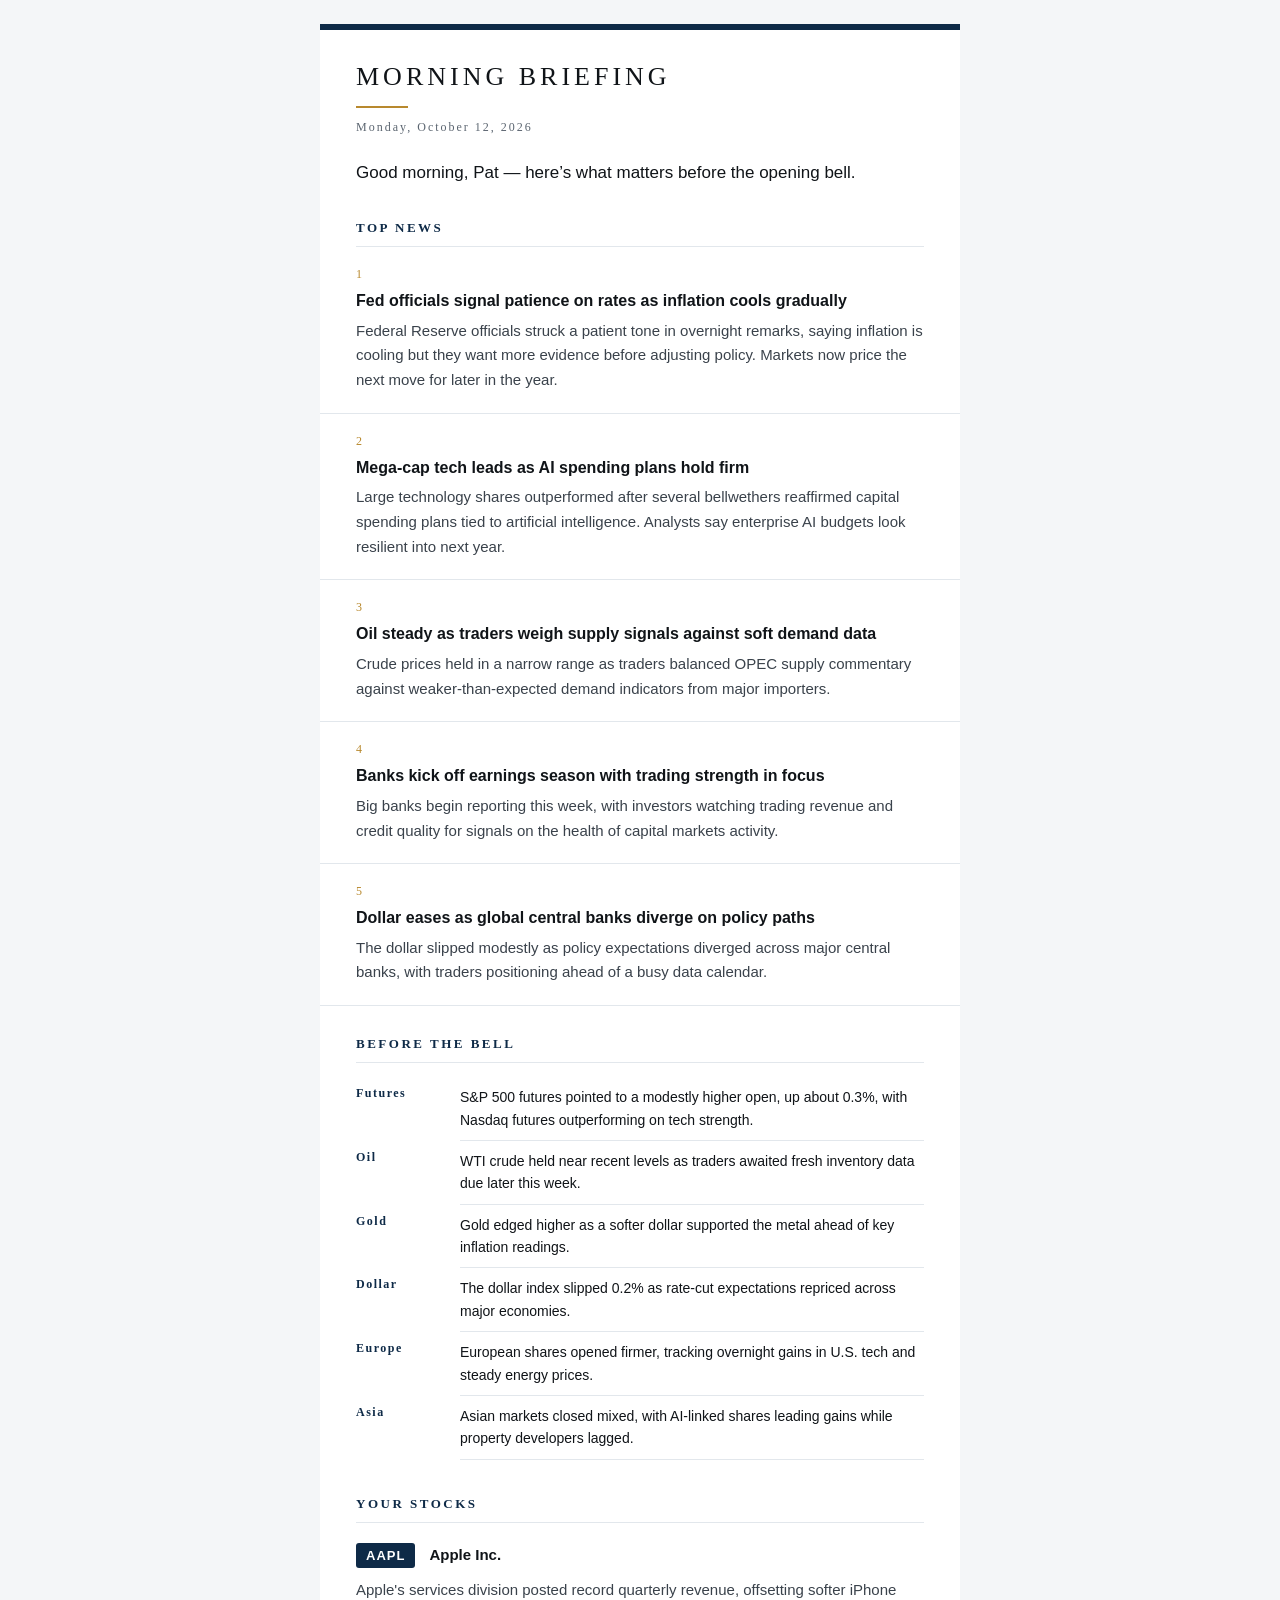
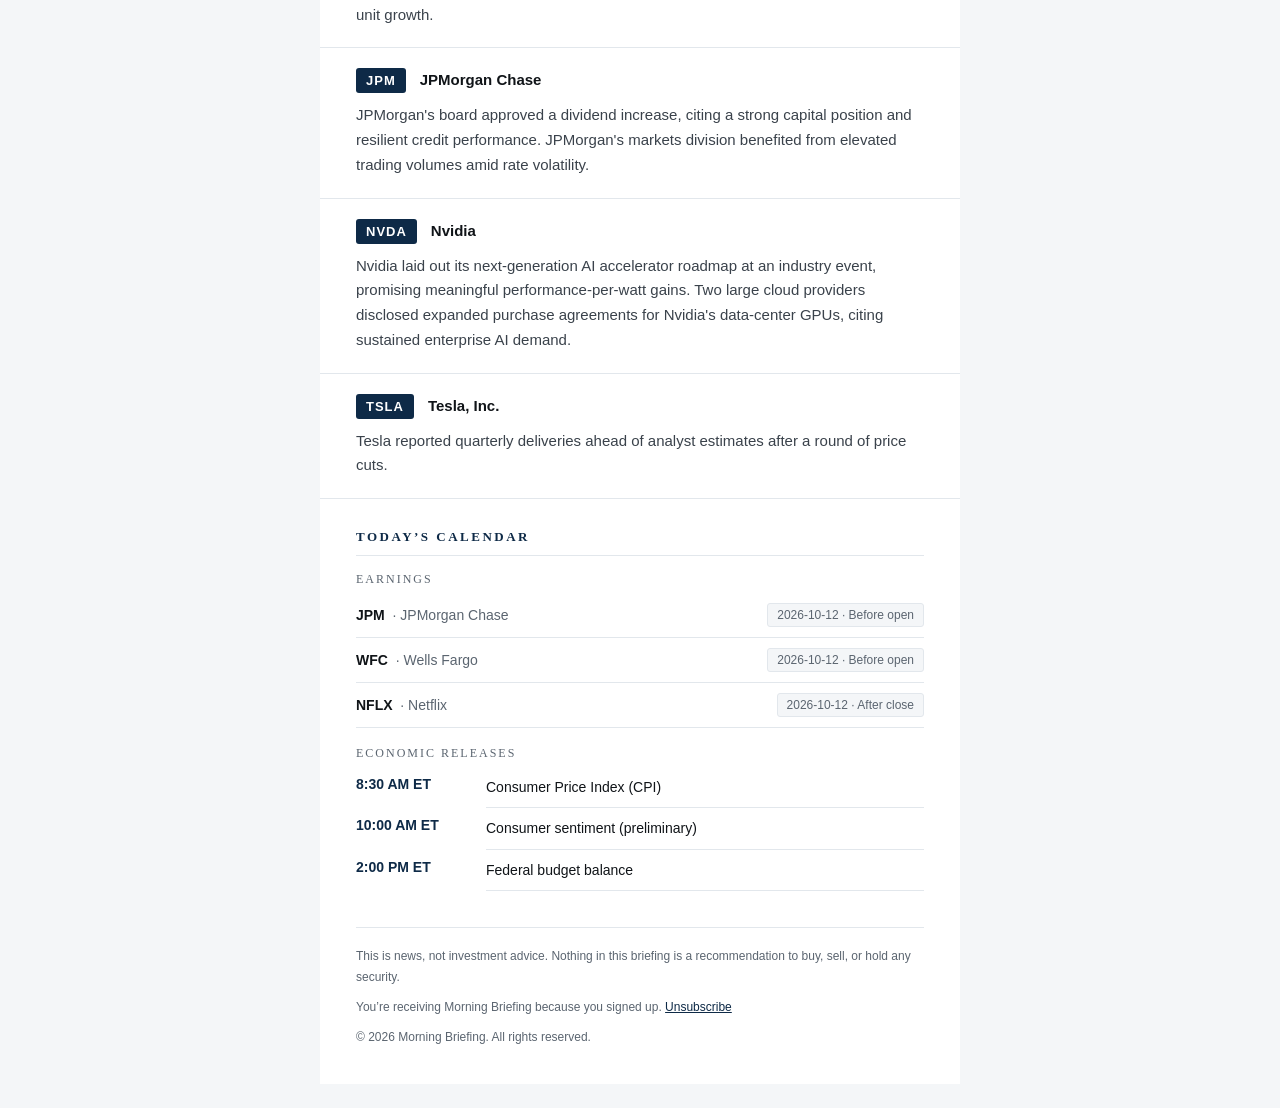
<file: pipeline/outbox/pat-example-com.html>
<!DOCTYPE html>
<html lang="en" xmlns="http://www.w3.org/1999/xhtml">
<head>
<meta charset="utf-8">
<meta name="viewport" content="width=device-width, initial-scale=1.0">
<meta http-equiv="X-UA-Compatible" content="IE=edge">
<title>Morning Briefing</title>

<style>
@media only screen and (max-width: 480px) {
  .email-outer { padding: 12px 6px !important; }
  .email-pad   { padding-left: 20px !important; padding-right: 20px !important; }
  .wordmark    { font-size: 20px !important; letter-spacing: 3px !important; }
  .headline    { font-size: 15px !important; }
  .greeting    { font-size: 16px !important; }
  .bb-label    { font-size: 11px !important; }
}
</style>
</head>
<body style="margin:0;padding:0;word-spacing:normal;background-color:#f4f6f8;">

<div style="display:none;font-size:1px;line-height:1px;max-height:0;max-width:0;opacity:0;overflow:hidden;mso-hide:all;">News on AAPL, JPM, NVDA, TSLA · futures, today&#39;s calendar — Monday, October 12, 2026</div>

<table role="presentation" width="100%" cellpadding="0" cellspacing="0" border="0" style="background-color:#f4f6f8;">
<tr>
<td class="email-outer" align="center" style="padding:24px 12px;">

<div style="max-width:640px;margin:0 auto;">
<table role="presentation" width="100%" cellpadding="0" cellspacing="0" border="0" style="background-color:#ffffff;">


<tr>
<td style="background-color:#0e2a47;font-size:0;line-height:0;height:6px;">&nbsp;</td>
</tr>


<tr>
<td class="email-pad" style="padding:32px 36px 6px 36px;">
<div class="wordmark" style="font-family:Georgia,'Times New Roman',serif;font-size:26px;letter-spacing:4px;color:#101418;font-weight:normal;">MORNING BRIEFING</div>
<div style="width:52px;height:2px;background-color:#b8892e;margin:14px 0 12px 0;font-size:0;line-height:0;">&nbsp;</div>
<div style="font-family:Georgia,'Times New Roman',serif;font-size:12px;letter-spacing:2px;color:#5b6570;">Monday, October 12, 2026</div>
</td>
</tr>


<tr>
<td class="email-pad" style="padding:18px 36px 4px 36px;">
<div class="greeting" style="font-family:-apple-system,'Segoe UI',Roboto,Helvetica,Arial,sans-serif;font-size:17px;line-height:1.6;color:#101418;">Good morning, Pat &mdash; here&rsquo;s what matters before the opening bell.</div>
</td>
</tr>


<tr>
<td class="email-pad" style="padding:30px 36px 0 36px;">
<div style="font-family:Georgia,'Times New Roman',serif;font-size:13px;letter-spacing:2.5px;color:#0e2a47;font-weight:bold;">TOP NEWS</div>
<div style="height:1px;background-color:#e2e7ec;margin:10px 0 0 0;font-size:0;line-height:0;">&nbsp;</div>
</td>
</tr>

<tr>
<td class="email-pad" style="padding:20px 36px 20px 36px;border-bottom:1px solid #e2e7ec;">
<div style="font-family:Georgia,'Times New Roman',serif;font-size:12px;letter-spacing:2px;color:#b8892e;margin-bottom:8px;">1</div>
<div class="headline" style="font-family:-apple-system,'Segoe UI',Roboto,Helvetica,Arial,sans-serif;font-size:16px;font-weight:700;line-height:1.4;color:#101418;margin-bottom:6px;">Fed officials signal patience on rates as inflation cools gradually</div>
<div style="font-family:-apple-system,'Segoe UI',Roboto,Helvetica,Arial,sans-serif;font-size:15px;line-height:1.65;color:#3a424b;">Federal Reserve officials struck a patient tone in overnight remarks, saying inflation is cooling but they want more evidence before adjusting policy. Markets now price the next move for later in the year.</div>
</td>
</tr>

<tr>
<td class="email-pad" style="padding:20px 36px 20px 36px;border-bottom:1px solid #e2e7ec;">
<div style="font-family:Georgia,'Times New Roman',serif;font-size:12px;letter-spacing:2px;color:#b8892e;margin-bottom:8px;">2</div>
<div class="headline" style="font-family:-apple-system,'Segoe UI',Roboto,Helvetica,Arial,sans-serif;font-size:16px;font-weight:700;line-height:1.4;color:#101418;margin-bottom:6px;">Mega-cap tech leads as AI spending plans hold firm</div>
<div style="font-family:-apple-system,'Segoe UI',Roboto,Helvetica,Arial,sans-serif;font-size:15px;line-height:1.65;color:#3a424b;">Large technology shares outperformed after several bellwethers reaffirmed capital spending plans tied to artificial intelligence. Analysts say enterprise AI budgets look resilient into next year.</div>
</td>
</tr>

<tr>
<td class="email-pad" style="padding:20px 36px 20px 36px;border-bottom:1px solid #e2e7ec;">
<div style="font-family:Georgia,'Times New Roman',serif;font-size:12px;letter-spacing:2px;color:#b8892e;margin-bottom:8px;">3</div>
<div class="headline" style="font-family:-apple-system,'Segoe UI',Roboto,Helvetica,Arial,sans-serif;font-size:16px;font-weight:700;line-height:1.4;color:#101418;margin-bottom:6px;">Oil steady as traders weigh supply signals against soft demand data</div>
<div style="font-family:-apple-system,'Segoe UI',Roboto,Helvetica,Arial,sans-serif;font-size:15px;line-height:1.65;color:#3a424b;">Crude prices held in a narrow range as traders balanced OPEC supply commentary against weaker-than-expected demand indicators from major importers.</div>
</td>
</tr>

<tr>
<td class="email-pad" style="padding:20px 36px 20px 36px;border-bottom:1px solid #e2e7ec;">
<div style="font-family:Georgia,'Times New Roman',serif;font-size:12px;letter-spacing:2px;color:#b8892e;margin-bottom:8px;">4</div>
<div class="headline" style="font-family:-apple-system,'Segoe UI',Roboto,Helvetica,Arial,sans-serif;font-size:16px;font-weight:700;line-height:1.4;color:#101418;margin-bottom:6px;">Banks kick off earnings season with trading strength in focus</div>
<div style="font-family:-apple-system,'Segoe UI',Roboto,Helvetica,Arial,sans-serif;font-size:15px;line-height:1.65;color:#3a424b;">Big banks begin reporting this week, with investors watching trading revenue and credit quality for signals on the health of capital markets activity.</div>
</td>
</tr>

<tr>
<td class="email-pad" style="padding:20px 36px 20px 36px;border-bottom:1px solid #e2e7ec;">
<div style="font-family:Georgia,'Times New Roman',serif;font-size:12px;letter-spacing:2px;color:#b8892e;margin-bottom:8px;">5</div>
<div class="headline" style="font-family:-apple-system,'Segoe UI',Roboto,Helvetica,Arial,sans-serif;font-size:16px;font-weight:700;line-height:1.4;color:#101418;margin-bottom:6px;">Dollar eases as global central banks diverge on policy paths</div>
<div style="font-family:-apple-system,'Segoe UI',Roboto,Helvetica,Arial,sans-serif;font-size:15px;line-height:1.65;color:#3a424b;">The dollar slipped modestly as policy expectations diverged across major central banks, with traders positioning ahead of a busy data calendar.</div>
</td>
</tr>



<tr>
<td class="email-pad" style="padding:30px 36px 0 36px;">
<div style="font-family:Georgia,'Times New Roman',serif;font-size:13px;letter-spacing:2.5px;color:#0e2a47;font-weight:bold;">BEFORE THE BELL</div>
<div style="height:1px;background-color:#e2e7ec;margin:10px 0 0 0;font-size:0;line-height:0;">&nbsp;</div>
</td>
</tr>
<tr>
<td class="email-pad" style="padding:14px 36px 6px 36px;">
<table role="presentation" width="100%" cellpadding="0" cellspacing="0" border="0">

<tr>
<td class="bb-label" valign="top" width="92" style="padding:9px 12px 9px 0;font-family:Georgia,'Times New Roman',serif;font-size:12px;letter-spacing:1.5px;color:#0e2a47;font-weight:bold;white-space:nowrap;vertical-align:top;">Futures</td>
<td valign="top" style="padding:9px 0 9px 0;font-family:-apple-system,'Segoe UI',Roboto,Helvetica,Arial,sans-serif;font-size:14px;line-height:1.6;color:#101418;vertical-align:top;border-bottom:1px solid #e2e7ec;">S&amp;P 500 futures pointed to a modestly higher open, up about 0.3%, with Nasdaq futures outperforming on tech strength.</td>
</tr>

<tr>
<td class="bb-label" valign="top" width="92" style="padding:9px 12px 9px 0;font-family:Georgia,'Times New Roman',serif;font-size:12px;letter-spacing:1.5px;color:#0e2a47;font-weight:bold;white-space:nowrap;vertical-align:top;">Oil</td>
<td valign="top" style="padding:9px 0 9px 0;font-family:-apple-system,'Segoe UI',Roboto,Helvetica,Arial,sans-serif;font-size:14px;line-height:1.6;color:#101418;vertical-align:top;border-bottom:1px solid #e2e7ec;">WTI crude held near recent levels as traders awaited fresh inventory data due later this week.</td>
</tr>

<tr>
<td class="bb-label" valign="top" width="92" style="padding:9px 12px 9px 0;font-family:Georgia,'Times New Roman',serif;font-size:12px;letter-spacing:1.5px;color:#0e2a47;font-weight:bold;white-space:nowrap;vertical-align:top;">Gold</td>
<td valign="top" style="padding:9px 0 9px 0;font-family:-apple-system,'Segoe UI',Roboto,Helvetica,Arial,sans-serif;font-size:14px;line-height:1.6;color:#101418;vertical-align:top;border-bottom:1px solid #e2e7ec;">Gold edged higher as a softer dollar supported the metal ahead of key inflation readings.</td>
</tr>

<tr>
<td class="bb-label" valign="top" width="92" style="padding:9px 12px 9px 0;font-family:Georgia,'Times New Roman',serif;font-size:12px;letter-spacing:1.5px;color:#0e2a47;font-weight:bold;white-space:nowrap;vertical-align:top;">Dollar</td>
<td valign="top" style="padding:9px 0 9px 0;font-family:-apple-system,'Segoe UI',Roboto,Helvetica,Arial,sans-serif;font-size:14px;line-height:1.6;color:#101418;vertical-align:top;border-bottom:1px solid #e2e7ec;">The dollar index slipped 0.2% as rate-cut expectations repriced across major economies.</td>
</tr>

<tr>
<td class="bb-label" valign="top" width="92" style="padding:9px 12px 9px 0;font-family:Georgia,'Times New Roman',serif;font-size:12px;letter-spacing:1.5px;color:#0e2a47;font-weight:bold;white-space:nowrap;vertical-align:top;">Europe</td>
<td valign="top" style="padding:9px 0 9px 0;font-family:-apple-system,'Segoe UI',Roboto,Helvetica,Arial,sans-serif;font-size:14px;line-height:1.6;color:#101418;vertical-align:top;border-bottom:1px solid #e2e7ec;">European shares opened firmer, tracking overnight gains in U.S. tech and steady energy prices.</td>
</tr>

<tr>
<td class="bb-label" valign="top" width="92" style="padding:9px 12px 9px 0;font-family:Georgia,'Times New Roman',serif;font-size:12px;letter-spacing:1.5px;color:#0e2a47;font-weight:bold;white-space:nowrap;vertical-align:top;">Asia</td>
<td valign="top" style="padding:9px 0 9px 0;font-family:-apple-system,'Segoe UI',Roboto,Helvetica,Arial,sans-serif;font-size:14px;line-height:1.6;color:#101418;vertical-align:top;border-bottom:1px solid #e2e7ec;">Asian markets closed mixed, with AI-linked shares leading gains while property developers lagged.</td>
</tr>

</table>
</td>
</tr>


<tr>
<td class="email-pad" style="padding:30px 36px 0 36px;">
<div style="font-family:Georgia,'Times New Roman',serif;font-size:13px;letter-spacing:2.5px;color:#0e2a47;font-weight:bold;">YOUR STOCKS</div>
<div style="height:1px;background-color:#e2e7ec;margin:10px 0 0 0;font-size:0;line-height:0;">&nbsp;</div>
</td>
</tr>

<tr>
<td class="email-pad" style="padding:20px 36px 20px 36px;border-bottom:1px solid #e2e7ec;">
<div style="margin-bottom:10px;">
<span style="display:inline-block;background-color:#0e2a47;color:#ffffff;font-family:-apple-system,'Segoe UI',Roboto,Helvetica,Arial,sans-serif;font-size:13px;font-weight:700;letter-spacing:1px;padding:5px 10px;border-radius:3px;">AAPL</span>
<span style="font-family:-apple-system,'Segoe UI',Roboto,Helvetica,Arial,sans-serif;font-size:15px;font-weight:700;color:#101418;margin-left:10px;">Apple Inc.</span>
</div>
<div style="font-family:-apple-system,'Segoe UI',Roboto,Helvetica,Arial,sans-serif;font-size:15px;line-height:1.65;color:#3a424b;">Apple&#39;s services division posted record quarterly revenue, offsetting softer iPhone unit growth.</div>
</td>
</tr>

<tr>
<td class="email-pad" style="padding:20px 36px 20px 36px;border-bottom:1px solid #e2e7ec;">
<div style="margin-bottom:10px;">
<span style="display:inline-block;background-color:#0e2a47;color:#ffffff;font-family:-apple-system,'Segoe UI',Roboto,Helvetica,Arial,sans-serif;font-size:13px;font-weight:700;letter-spacing:1px;padding:5px 10px;border-radius:3px;">JPM</span>
<span style="font-family:-apple-system,'Segoe UI',Roboto,Helvetica,Arial,sans-serif;font-size:15px;font-weight:700;color:#101418;margin-left:10px;">JPMorgan Chase</span>
</div>
<div style="font-family:-apple-system,'Segoe UI',Roboto,Helvetica,Arial,sans-serif;font-size:15px;line-height:1.65;color:#3a424b;">JPMorgan&#39;s board approved a dividend increase, citing a strong capital position and resilient credit performance. JPMorgan&#39;s markets division benefited from elevated trading volumes amid rate volatility.</div>
</td>
</tr>

<tr>
<td class="email-pad" style="padding:20px 36px 20px 36px;border-bottom:1px solid #e2e7ec;">
<div style="margin-bottom:10px;">
<span style="display:inline-block;background-color:#0e2a47;color:#ffffff;font-family:-apple-system,'Segoe UI',Roboto,Helvetica,Arial,sans-serif;font-size:13px;font-weight:700;letter-spacing:1px;padding:5px 10px;border-radius:3px;">NVDA</span>
<span style="font-family:-apple-system,'Segoe UI',Roboto,Helvetica,Arial,sans-serif;font-size:15px;font-weight:700;color:#101418;margin-left:10px;">Nvidia</span>
</div>
<div style="font-family:-apple-system,'Segoe UI',Roboto,Helvetica,Arial,sans-serif;font-size:15px;line-height:1.65;color:#3a424b;">Nvidia laid out its next-generation AI accelerator roadmap at an industry event, promising meaningful performance-per-watt gains. Two large cloud providers disclosed expanded purchase agreements for Nvidia&#39;s data-center GPUs, citing sustained enterprise AI demand.</div>
</td>
</tr>

<tr>
<td class="email-pad" style="padding:20px 36px 20px 36px;border-bottom:1px solid #e2e7ec;">
<div style="margin-bottom:10px;">
<span style="display:inline-block;background-color:#0e2a47;color:#ffffff;font-family:-apple-system,'Segoe UI',Roboto,Helvetica,Arial,sans-serif;font-size:13px;font-weight:700;letter-spacing:1px;padding:5px 10px;border-radius:3px;">TSLA</span>
<span style="font-family:-apple-system,'Segoe UI',Roboto,Helvetica,Arial,sans-serif;font-size:15px;font-weight:700;color:#101418;margin-left:10px;">Tesla, Inc.</span>
</div>
<div style="font-family:-apple-system,'Segoe UI',Roboto,Helvetica,Arial,sans-serif;font-size:15px;line-height:1.65;color:#3a424b;">Tesla reported quarterly deliveries ahead of analyst estimates after a round of price cuts.</div>
</td>
</tr>



<tr>
<td class="email-pad" style="padding:30px 36px 0 36px;">
<div style="font-family:Georgia,'Times New Roman',serif;font-size:13px;letter-spacing:2.5px;color:#0e2a47;font-weight:bold;">TODAY&rsquo;S CALENDAR</div>
<div style="height:1px;background-color:#e2e7ec;margin:10px 0 0 0;font-size:0;line-height:0;">&nbsp;</div>
</td>
</tr>
<tr>
<td class="email-pad" style="padding:16px 36px 4px 36px;">
<div style="font-family:Georgia,'Times New Roman',serif;font-size:12px;letter-spacing:2px;color:#5b6570;margin-bottom:6px;">EARNINGS</div>
<table role="presentation" width="100%" cellpadding="0" cellspacing="0" border="0">

<tr>
<td valign="middle" style="padding:10px 0;border-bottom:1px solid #e2e7ec;font-family:-apple-system,'Segoe UI',Roboto,Helvetica,Arial,sans-serif;font-size:14px;line-height:1.5;color:#101418;">
<span style="font-weight:700;">JPM</span>
<span style="color:#5b6570;">&nbsp;&middot;&nbsp;JPMorgan Chase</span>
</td>
<td valign="middle" align="right" style="padding:10px 0 10px 12px;border-bottom:1px solid #e2e7ec;white-space:nowrap;">
<span style="display:inline-block;background-color:#f4f6f8;border:1px solid #e2e7ec;border-radius:3px;font-family:-apple-system,'Segoe UI',Roboto,Helvetica,Arial,sans-serif;font-size:12px;color:#5b6570;padding:4px 9px;">2026-10-12 · Before open</span>
</td>
</tr>

<tr>
<td valign="middle" style="padding:10px 0;border-bottom:1px solid #e2e7ec;font-family:-apple-system,'Segoe UI',Roboto,Helvetica,Arial,sans-serif;font-size:14px;line-height:1.5;color:#101418;">
<span style="font-weight:700;">WFC</span>
<span style="color:#5b6570;">&nbsp;&middot;&nbsp;Wells Fargo</span>
</td>
<td valign="middle" align="right" style="padding:10px 0 10px 12px;border-bottom:1px solid #e2e7ec;white-space:nowrap;">
<span style="display:inline-block;background-color:#f4f6f8;border:1px solid #e2e7ec;border-radius:3px;font-family:-apple-system,'Segoe UI',Roboto,Helvetica,Arial,sans-serif;font-size:12px;color:#5b6570;padding:4px 9px;">2026-10-12 · Before open</span>
</td>
</tr>

<tr>
<td valign="middle" style="padding:10px 0;border-bottom:1px solid #e2e7ec;font-family:-apple-system,'Segoe UI',Roboto,Helvetica,Arial,sans-serif;font-size:14px;line-height:1.5;color:#101418;">
<span style="font-weight:700;">NFLX</span>
<span style="color:#5b6570;">&nbsp;&middot;&nbsp;Netflix</span>
</td>
<td valign="middle" align="right" style="padding:10px 0 10px 12px;border-bottom:1px solid #e2e7ec;white-space:nowrap;">
<span style="display:inline-block;background-color:#f4f6f8;border:1px solid #e2e7ec;border-radius:3px;font-family:-apple-system,'Segoe UI',Roboto,Helvetica,Arial,sans-serif;font-size:12px;color:#5b6570;padding:4px 9px;">2026-10-12 · After close</span>
</td>
</tr>

</table>
</td>
</tr>
<tr>
<td class="email-pad" style="padding:14px 36px 10px 36px;">
<div style="font-family:Georgia,'Times New Roman',serif;font-size:12px;letter-spacing:2px;color:#5b6570;margin-bottom:6px;">ECONOMIC RELEASES</div>
<table role="presentation" width="100%" cellpadding="0" cellspacing="0" border="0">

<tr>
<td valign="top" width="118" style="padding:9px 12px 9px 0;font-family:-apple-system,'Segoe UI',Roboto,Helvetica,Arial,sans-serif;font-size:14px;font-weight:700;color:#0e2a47;white-space:nowrap;vertical-align:top;">8:30 AM ET</td>
<td valign="top" style="padding:9px 0;font-family:-apple-system,'Segoe UI',Roboto,Helvetica,Arial,sans-serif;font-size:14px;line-height:1.6;color:#101418;vertical-align:top;border-bottom:1px solid #e2e7ec;">Consumer Price Index (CPI)</td>
</tr>

<tr>
<td valign="top" width="118" style="padding:9px 12px 9px 0;font-family:-apple-system,'Segoe UI',Roboto,Helvetica,Arial,sans-serif;font-size:14px;font-weight:700;color:#0e2a47;white-space:nowrap;vertical-align:top;">10:00 AM ET</td>
<td valign="top" style="padding:9px 0;font-family:-apple-system,'Segoe UI',Roboto,Helvetica,Arial,sans-serif;font-size:14px;line-height:1.6;color:#101418;vertical-align:top;border-bottom:1px solid #e2e7ec;">Consumer sentiment (preliminary)</td>
</tr>

<tr>
<td valign="top" width="118" style="padding:9px 12px 9px 0;font-family:-apple-system,'Segoe UI',Roboto,Helvetica,Arial,sans-serif;font-size:14px;font-weight:700;color:#0e2a47;white-space:nowrap;vertical-align:top;">2:00 PM ET</td>
<td valign="top" style="padding:9px 0;font-family:-apple-system,'Segoe UI',Roboto,Helvetica,Arial,sans-serif;font-size:14px;line-height:1.6;color:#101418;vertical-align:top;border-bottom:1px solid #e2e7ec;">Federal budget balance</td>
</tr>

</table>
</td>
</tr>


<tr>
<td class="email-pad" style="padding:26px 36px 36px 36px;">
<div style="height:1px;background-color:#e2e7ec;margin:0 0 18px 0;font-size:0;line-height:0;">&nbsp;</div>
<div style="font-family:-apple-system,'Segoe UI',Roboto,Helvetica,Arial,sans-serif;font-size:12px;line-height:1.7;color:#5b6570;margin-bottom:10px;">This is news, not investment advice. Nothing in this briefing is a recommendation to buy, sell, or hold any security.</div>
<div style="font-family:-apple-system,'Segoe UI',Roboto,Helvetica,Arial,sans-serif;font-size:12px;line-height:1.7;color:#5b6570;margin-bottom:10px;">You&rsquo;re receiving Morning Briefing because you signed up. <a href="http://localhost:8080/api/unsubscribe?token=dS1wYXQ.lJozHriEV5XLSbdNS2Y7Xzf491YxgYOa-QKmh78HDqU" style="color:#0e2a47;text-decoration:underline;">Unsubscribe</a></div>
<div style="font-family:-apple-system,'Segoe UI',Roboto,Helvetica,Arial,sans-serif;font-size:12px;line-height:1.7;color:#5b6570;">&copy; 2026 Morning Briefing. All rights reserved.</div>
</td>
</tr>

</table>
</div>

</td>
</tr>
</table>
</body>
</html>
</file>
